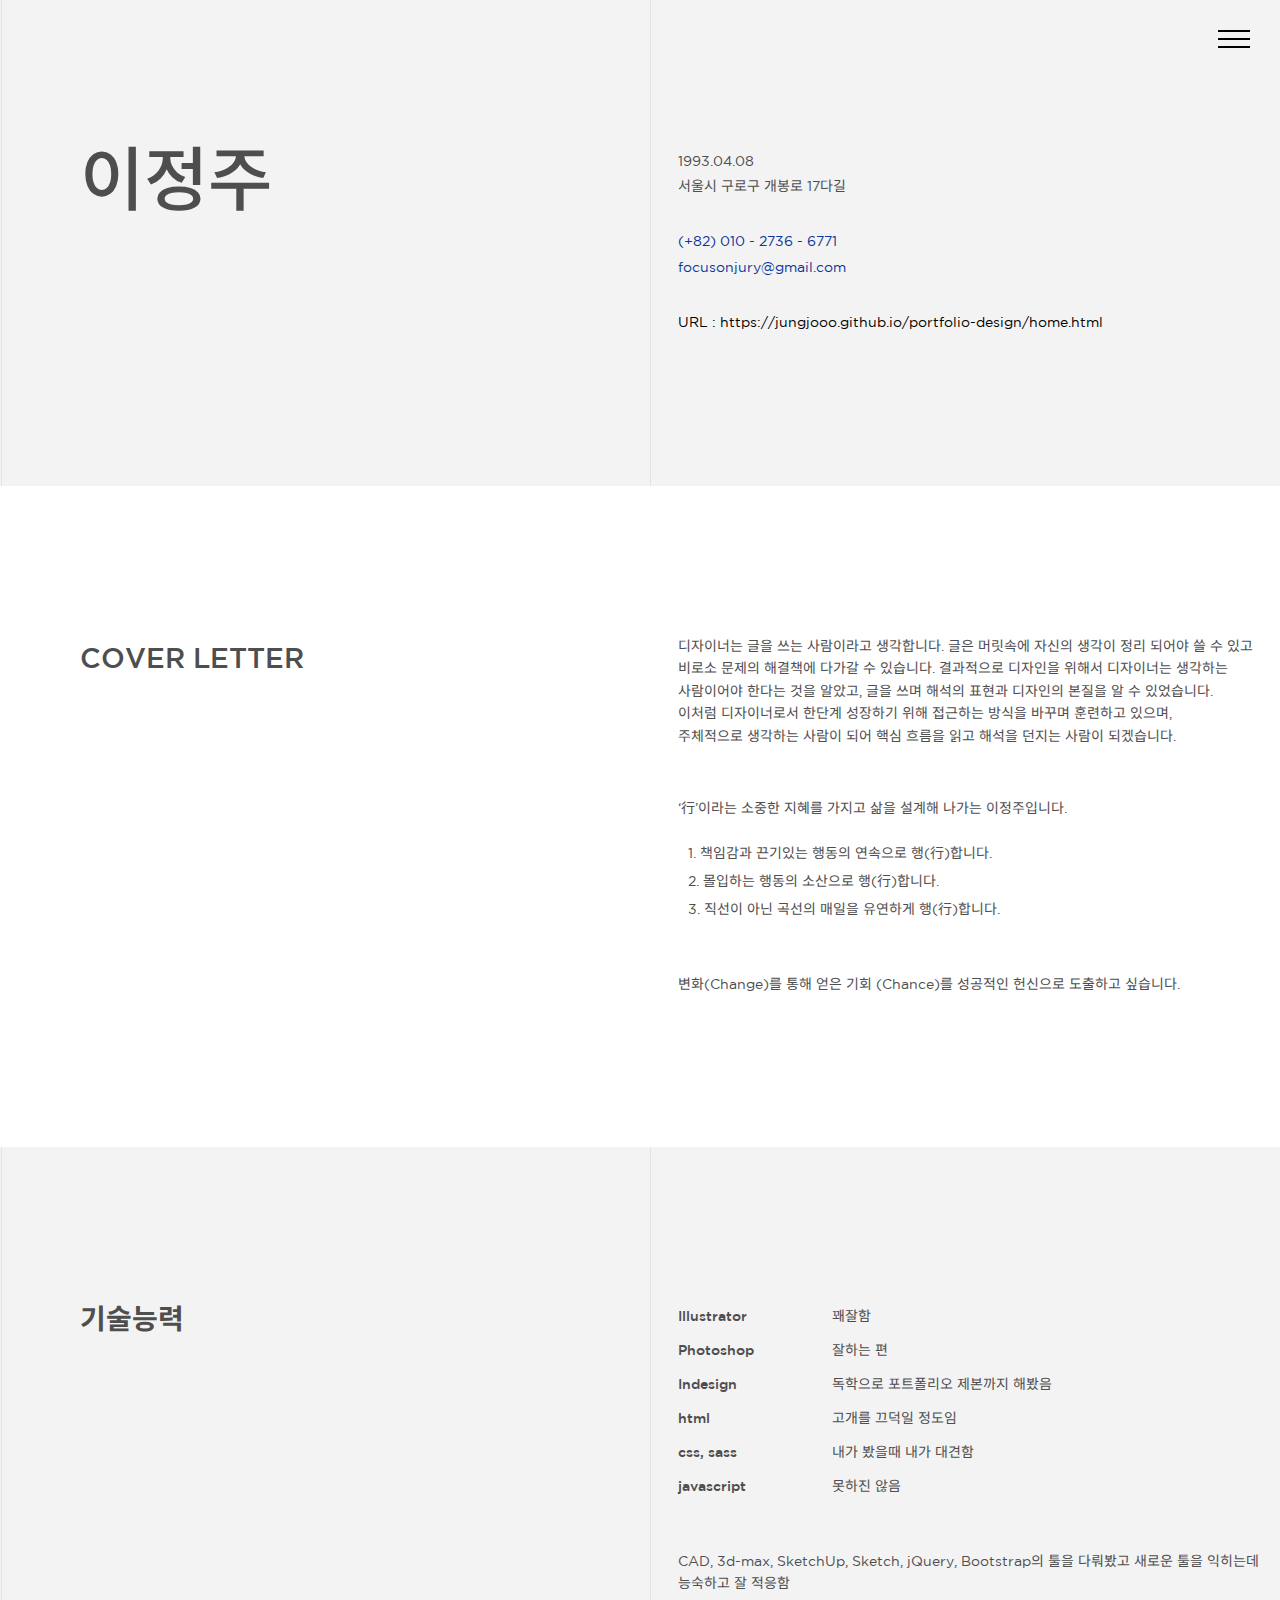
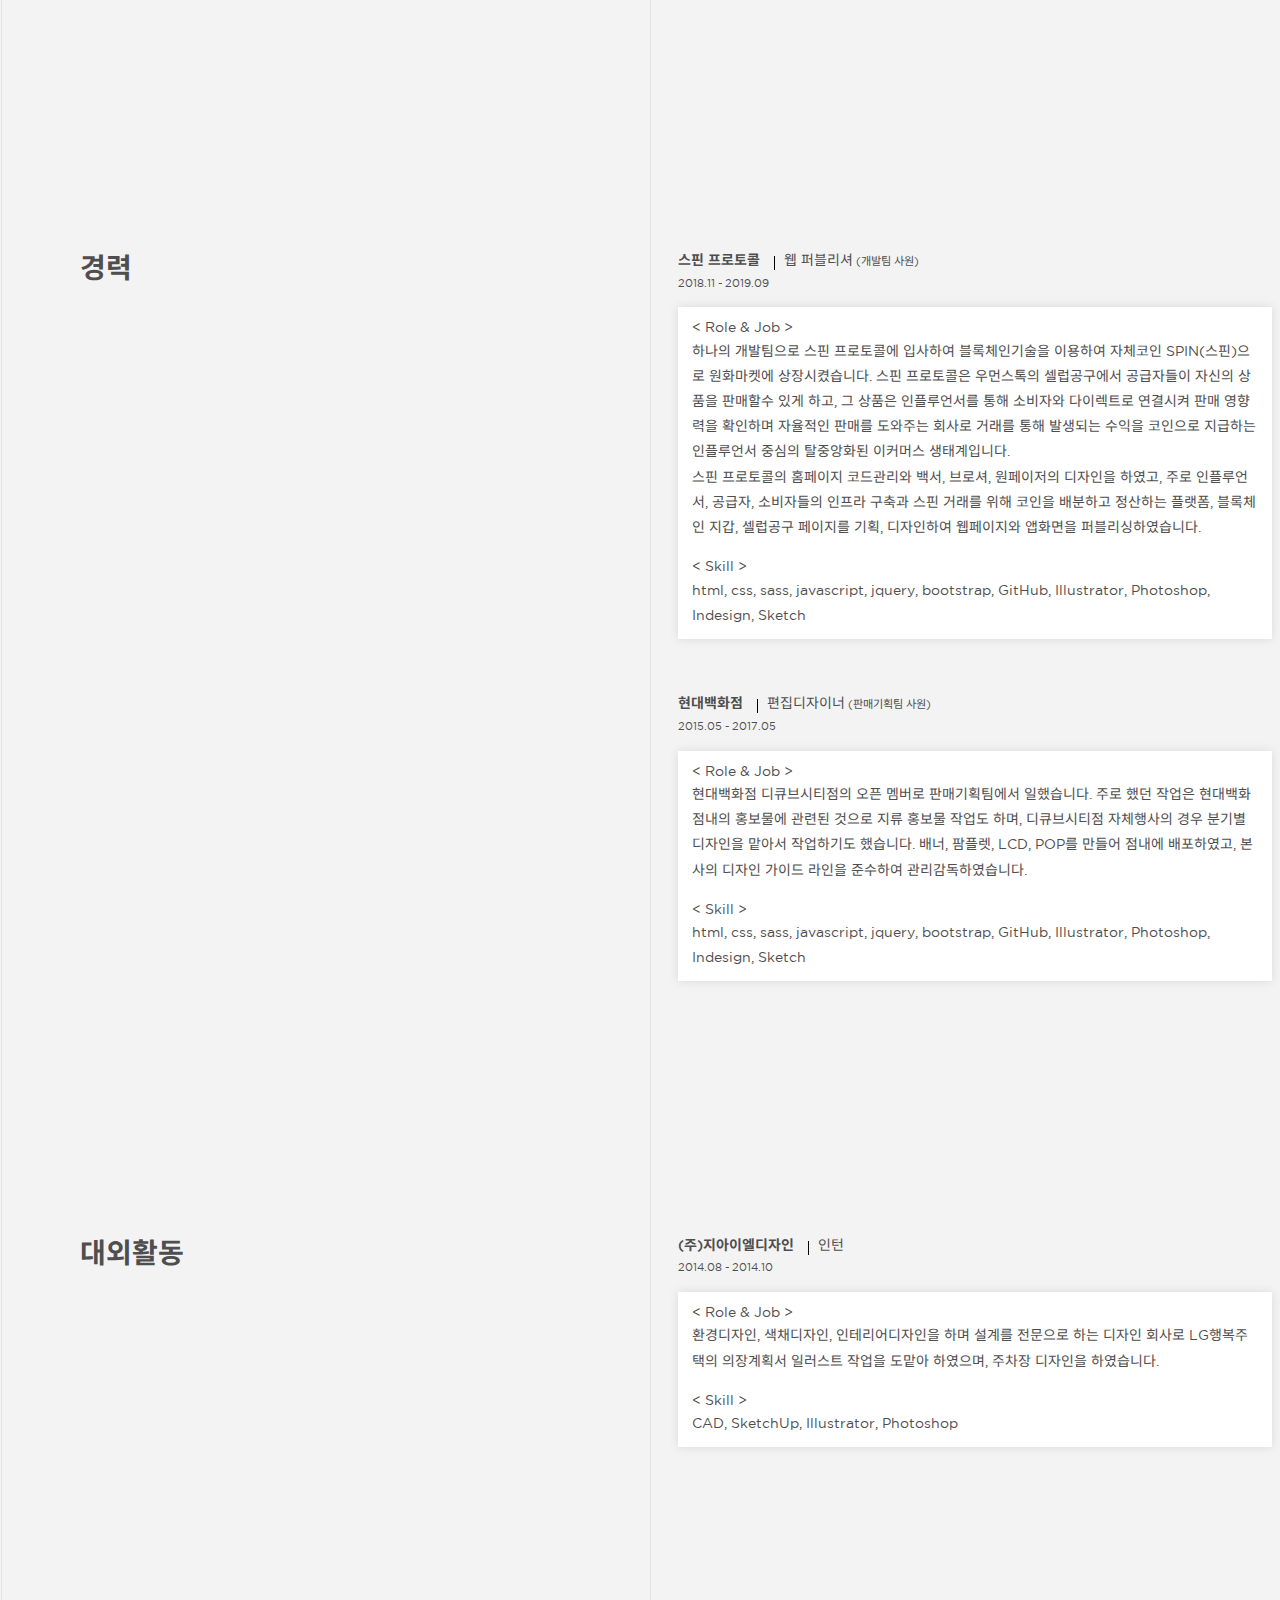
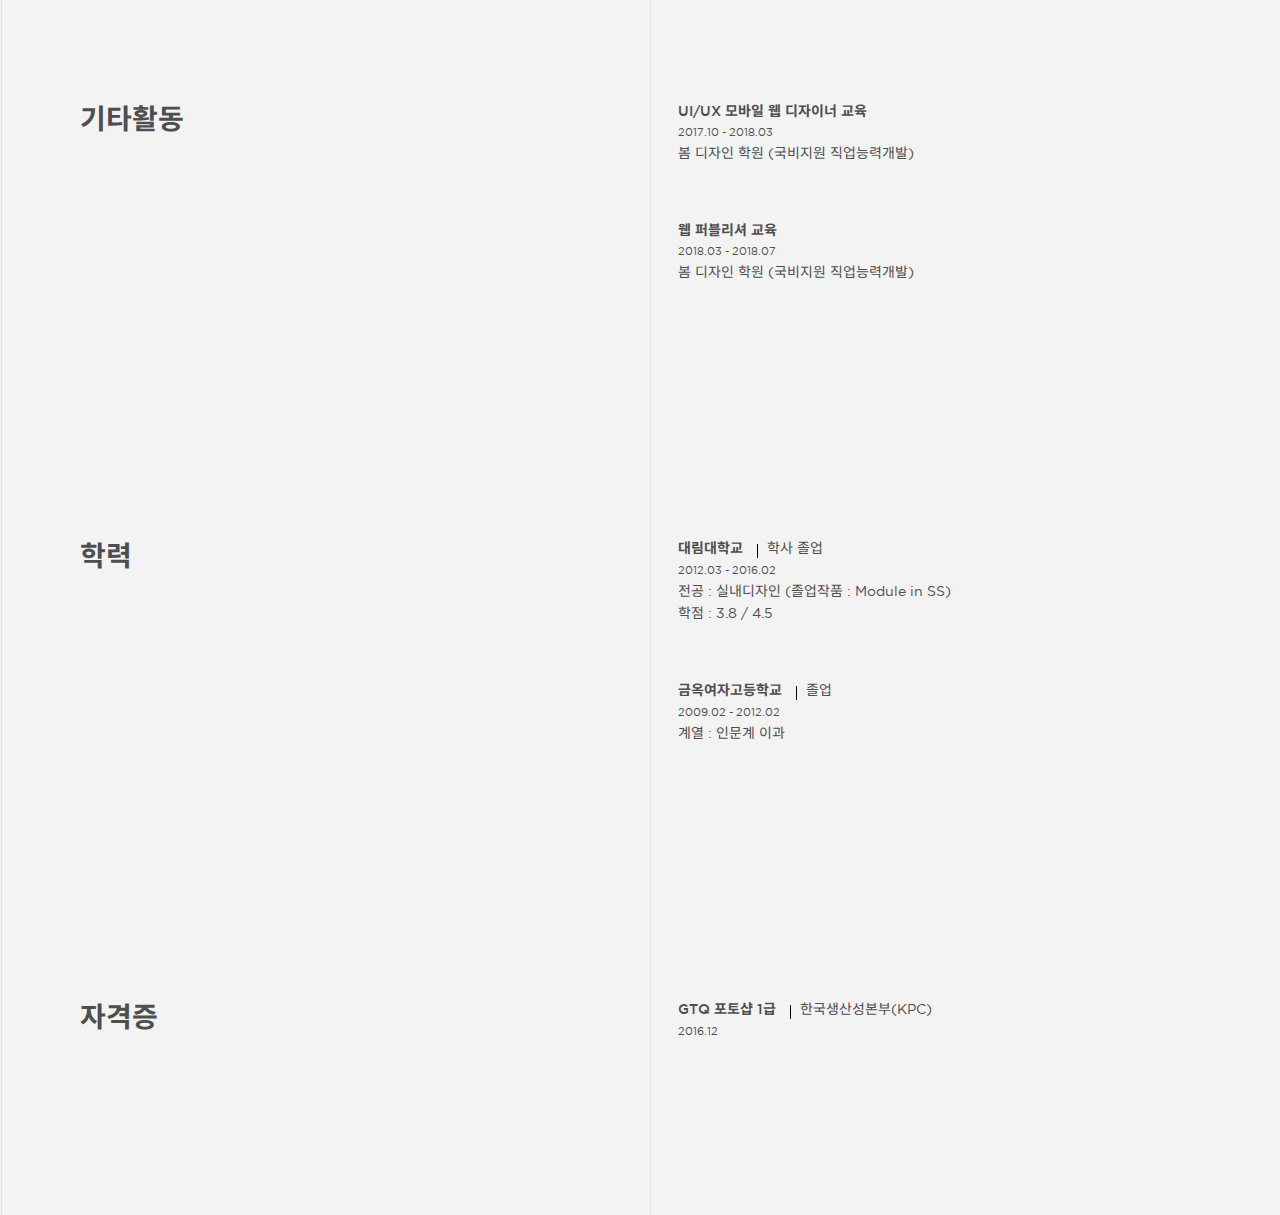
<file: profile.html>
<!DOCTYPE html>
<html lang="en">
<head>
    <meta charset="utf-8">
    <title>PROFILE</title>
    <meta name="viewport" content="width=device-width, initial-scale=1, minimum-scale=1, maximum-scale=1">
    <link rel="stylesheet" href="css/reset.css" />
    <link rel="stylesheet" href="css/common.css" />
    <link rel="stylesheet" href="css/profile.css" />
    <link href="https://fonts.googleapis.com/css?family=Noto+Sans+KR:100,300,400,500,700&display=swap" rel="stylesheet">
    <script src="https://code.jquery.com/jquery-3.4.1.min.js"></script>
    <script src="js/default.js"></script>
</head>
<body>
    <header>
        <a href="#" class="all"></a>
        <div class="nav">
            <h2 class="hidden">메뉴</h2>
            <nav class="gnb__menu">
                <ul>
                    <li>
						<a href="home.html"><span>HOME</span></a>
					</li>
                    <li>
                        <a href="./index/index.html"><span>WEB DESIGN</span></a>
                    </li>
                    <li>
                        <a href="profile.html"><span>PROFILE</span></a>
                    </li>
                </ul>
            </nav>
            <a href="#" class="close"></a>
        </div>
    </header>
    <main>
        <div class="wrap__header">
            <section>
                <div class="wrap__box">
                    <div class="tit">
                        <div class="name">이정주</div>
                    </div>
                    <div class="right">
                        <div class="">1993.04.08</div>
                        <address>서울시 구로구 개봉로 17다길</address>
                        <div class="num">(+82) 010 - 2736 - 6771</div>
                        <div class="mail">focusonjury@gmail.com</div>
                        <a href="https://jungjooo.github.io/portfolio-design/home.html">URL : https://jungjooo.github.io/portfolio-design/home.html</a>
                    </div>
                </div>
            </section>
        </div>
        <div class="wrap__extra bg__white">
            <div class="wrap__cover">
                <section class="cover">
                    <div class="wrap__box">
                        <div class="tit">COVER LETTER</div>
                        <ul class="right">
                            <li>
                                디자이너는 글을 쓰는 사람이라고 생각합니다. 글은 머릿속에 자신의 생각이 정리 되어야 쓸 수 있고<br>
                                비로소 문제의 해결책에 다가갈 수 있습니다. 결과적으로 디자인을 위해서 디자이너는 생각하는 <br>
                                사람이어야 한다는 것을 알았고, 글을 쓰며 해석의 표현과 디자인의 본질을 알 수 있었습니다.<br>
                                이처럼 디자이너로서 한단계 성장하기 위해 접근하는 방식을 바꾸며 훈련하고 있으며,<br>
                                주체적으로 생각하는 사람이 되어 핵심 흐름을 읽고 해석을 던지는 사람이 되겠습니다.
                            </li>
                            <li>
                                <p>‘行’이라는 소중한 지혜를 가지고 삶을 설계해 나가는 이정주입니다.</p>
                                <ol>
                                    <li>1. 책임감과 끈기있는 행동의 연속으로 행(行)합니다.</li>
                                    <li>2. 몰입하는 행동의 소산으로 행(行)합니다.</li>
                                    <li>3. 직선이 아닌 곡선의 매일을 유연하게 행(行)합니다.</li>
                                </ol>
                            </li>
                            <li>변화(Change)를 통해 얻은 기회 (Chance)를 성공적인 헌신으로 도출하고 싶습니다.</li>
                        </ul>
                    </div>
                </section>
            </div>
        </div>
        <div class="wrap__main">
                <section class="skill">
                    <div class="wrap__box">
                        <div class="tit">기술능력</div>
                        <ul class="right">
                            <li>
                                <ul class="program">
                                    <li>
                                        <strong>Illustrator</strong>
                                        <span>꽤잘함</span>
                                    </li>
                                    <li>
                                        <strong>Photoshop</strong>
                                        <span>잘하는 편</span>
                                    </li>
                                    <li>
                                        <strong>Indesign</strong>
                                        <span>독학으로 포트폴리오 제본까지 해봤음</span>
                                    </li>
                                    <li>
                                        <strong>html</strong>
                                        <span>고개를 끄덕일 정도임</span>
                                    </li>
                                    <li>
                                        <strong>css, sass</strong>
                                        <span>내가 봤을때 내가 대견함</span>
                                    </li>
                                    <li>
                                        <strong>javascript</strong>
                                        <span>못하진 않음</span>
                                    </li>
                                </ul>
                            </li>
                            <li>CAD, 3d-max, SketchUp, Sketch, jQuery, Bootstrap의 툴을 다뤄봤고
                                새로운 툴을 익히는데 능숙하고 잘 적응함</li>
                        </ul>
                    </div>
                </section>
                <section>
                    <div class="wrap__box">
                        <div class="tit">경력</div>
                        <ul class="right">
                            <li>
                                <div class="subtit">스핀 프로토콜</div>
                                <div class="subrole">웹 퍼블리셔<div class="team">(개발팀 사원)</div></div>
                                <em>2018.11 - 2019.09</em>
                                <div class="desc">
                                    <div class="desc__role">
                                        <span >&#60; Role & Job &#62;</span>
                                        <p>하나의 개발팀으로 스핀 프로토콜에 입사하여 블록체인기술을 이용하여 자체코인 SPIN(스핀)으로 원화마켓에 상장시켰습니다.
                                            스핀 프로토콜은 우먼스톡의 셀럽공구에서 공급자들이 자신의 상품을 판매할수 있게 하고, 그 상품은 인플루언서를 통해
                                            소비자와 다이렉트로 연결시켜 판매 영향력을 확인하며 자율적인 판매를 도와주는 회사로 거래를 통해 발생되는 수익을 코인으로
                                            지급하는 인플루언서 중심의 탈중앙화된 이커머스 생태계입니다.<br>스핀 프로토콜의 홈페이지 코드관리와 백서, 브로셔, 원페이저의 디자인을 하였고,
                                            주로 인플루언서, 공급자, 소비자들의 인프라 구축과 스핀 거래를 위해 코인을 배분하고 정산하는 플랫폼, 블록체인 지갑,
                                            셀럽공구 페이지를 기획, 디자인하여 웹페이지와 앱화면을 퍼블리싱하였습니다.</p>
                                    </div>
                                    <div class="desc__skill">
                                        <span>&#60; Skill &#62;</span>
                                        <p>html, css, sass, javascript, jquery, bootstrap, GitHub, Illustrator, Photoshop, Indesign, Sketch</p>
                                    </div>
                                </div>
                            </li>
                            <li>
                                <div class="subtit">현대백화점</div>
                                <div class="subrole">편집디자이너<div class="team">(판매기획팀 사원)</div></div>
                                <em>2015.05 - 2017.05</em>
                                <div class="desc">
                                    <div class="desc__role">
                                        <span >&#60; Role & Job &#62;</span>
                                        <p>현대백화점 디큐브시티점의 오픈 멤버로 판매기획팀에서 일했습니다. 주로 했던 작업은 현대백화점내의 홍보물에 관련된 것으로 지류
                                            홍보물 작업도 하며, 디큐브시티점 자체행사의 경우 분기별 디자인을 맡아서 작업하기도 했습니다.
                                            배너, 팜플렛, LCD, POP를 만들어 점내에 배포하였고, 본사의 디자인 가이드 라인을 준수하여 관리감독하였습니다.</p>
                                    </div>
                                    <div class="desc__skill">
                                        <span>&#60; Skill &#62;</span>
                                        <p>html, css, sass, javascript, jquery, bootstrap, GitHub, Illustrator, Photoshop, Indesign, Sketch</p>
                                    </div>
                                </div>
                            </li>
                        </ul>
                    </div>
                </section>
                <section>
                    <div class="wrap__box">
                        <div class="tit">대외활동</div>
                        <ul class="right">
                            <li>
                                <div class="subtit">(주)지아이엘디자인</div>
                                <div class="subrole">인턴</div>
                                <em>2014.08 - 2014.10</em>
                                <div class="desc">
                                    <div class="desc__role">
                                        <span >&#60; Role & Job &#62;</span>
                                        <p>환경디자인, 색채디자인, 인테리어디자인을 하며 설계를 전문으로 하는 디자인 회사로
                                            LG행복주택의 의장계획서 일러스트 작업을 도맡아 하였으며, 주차장 디자인을 하였습니다.</p>
                                    </div>
                                    <div class="desc__skill">
                                        <span>&#60; Skill &#62;</span>
                                        <p>CAD, SketchUp, Illustrator, Photoshop</p>
                                    </div>
                                </div>
                            </li>
                        </ul>
                    </div>
                </section>
                <section>
                    <div class="wrap__box">
                        <div class="tit">기타활동</div>
                        <ul class="right">
                            <li>
                                <div class="subtit">UI/UX 모바일 웹 디자이너 교육</div>
                                <em>2017.10 - 2018.03</em>
                                <div class="team">봄 디자인 학원 (국비지원 직업능력개발)</div>
                            </li>
                            <li>
                                <div class="subtit">웹 퍼블리셔 교육</div>
                                <em>2018.03 - 2018.07</em>
                                <div class="team">봄 디자인 학원 (국비지원 직업능력개발)</div>
                            </li>
                        </ul>
                    </div>
                </section>
                <section>
                    <div class="wrap__box">
                        <div class="tit">학력</div>
                        <ul class="right">
                            <li>
                                <div class="subtit">대림대학교</div>
                                <div class="subrole">학사 졸업</div>
                                <em>2012.03 - 2016.02</em>
                                <div class="team">전공 : 실내디자인 (졸업작품 : Module in SS)<br>학점 : 3.8 / 4.5</div>
                            </li>
                            <li>
                                <div class="subtit">금옥여자고등학교</div>
                                <div class="subrole">졸업</div>
                                <em>2009.02 - 2012.02</em>
                                <div class="team">계열 : 인문계 이과</div>
                            </li>
                        </ul>
                    </div>
                </section>
                <section>
                    <div class="wrap__box">
                        <div class="tit">자격증</div>
                        <ul class="right">
                            <li>
                                <div class="subtit">GTQ 포토샵 1급</div>
                                <div class="subrole">한국생산성본부(KPC)</div>
                                <em>2016.12</em>
                            </li>
                        </ul>
                    </div>
                </section>
        </div>
    </main>
</body>
</html>
</file>
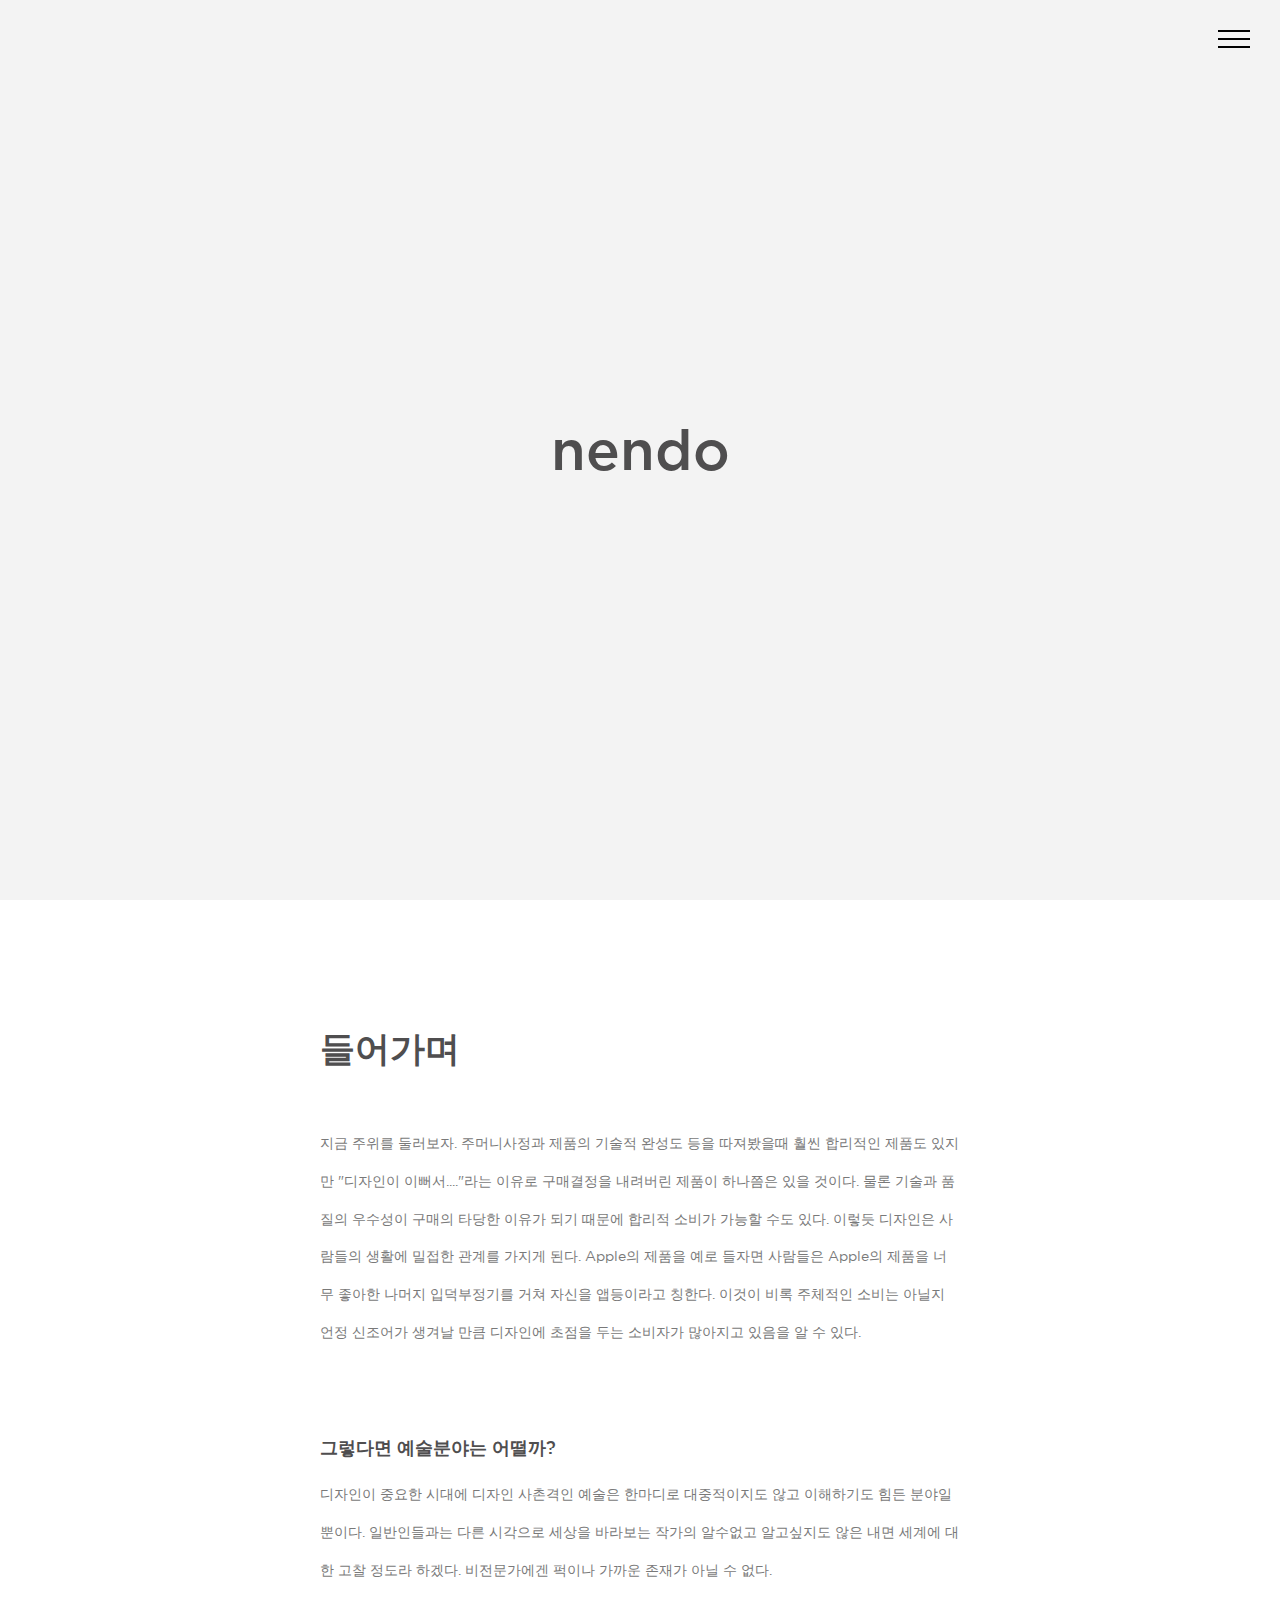
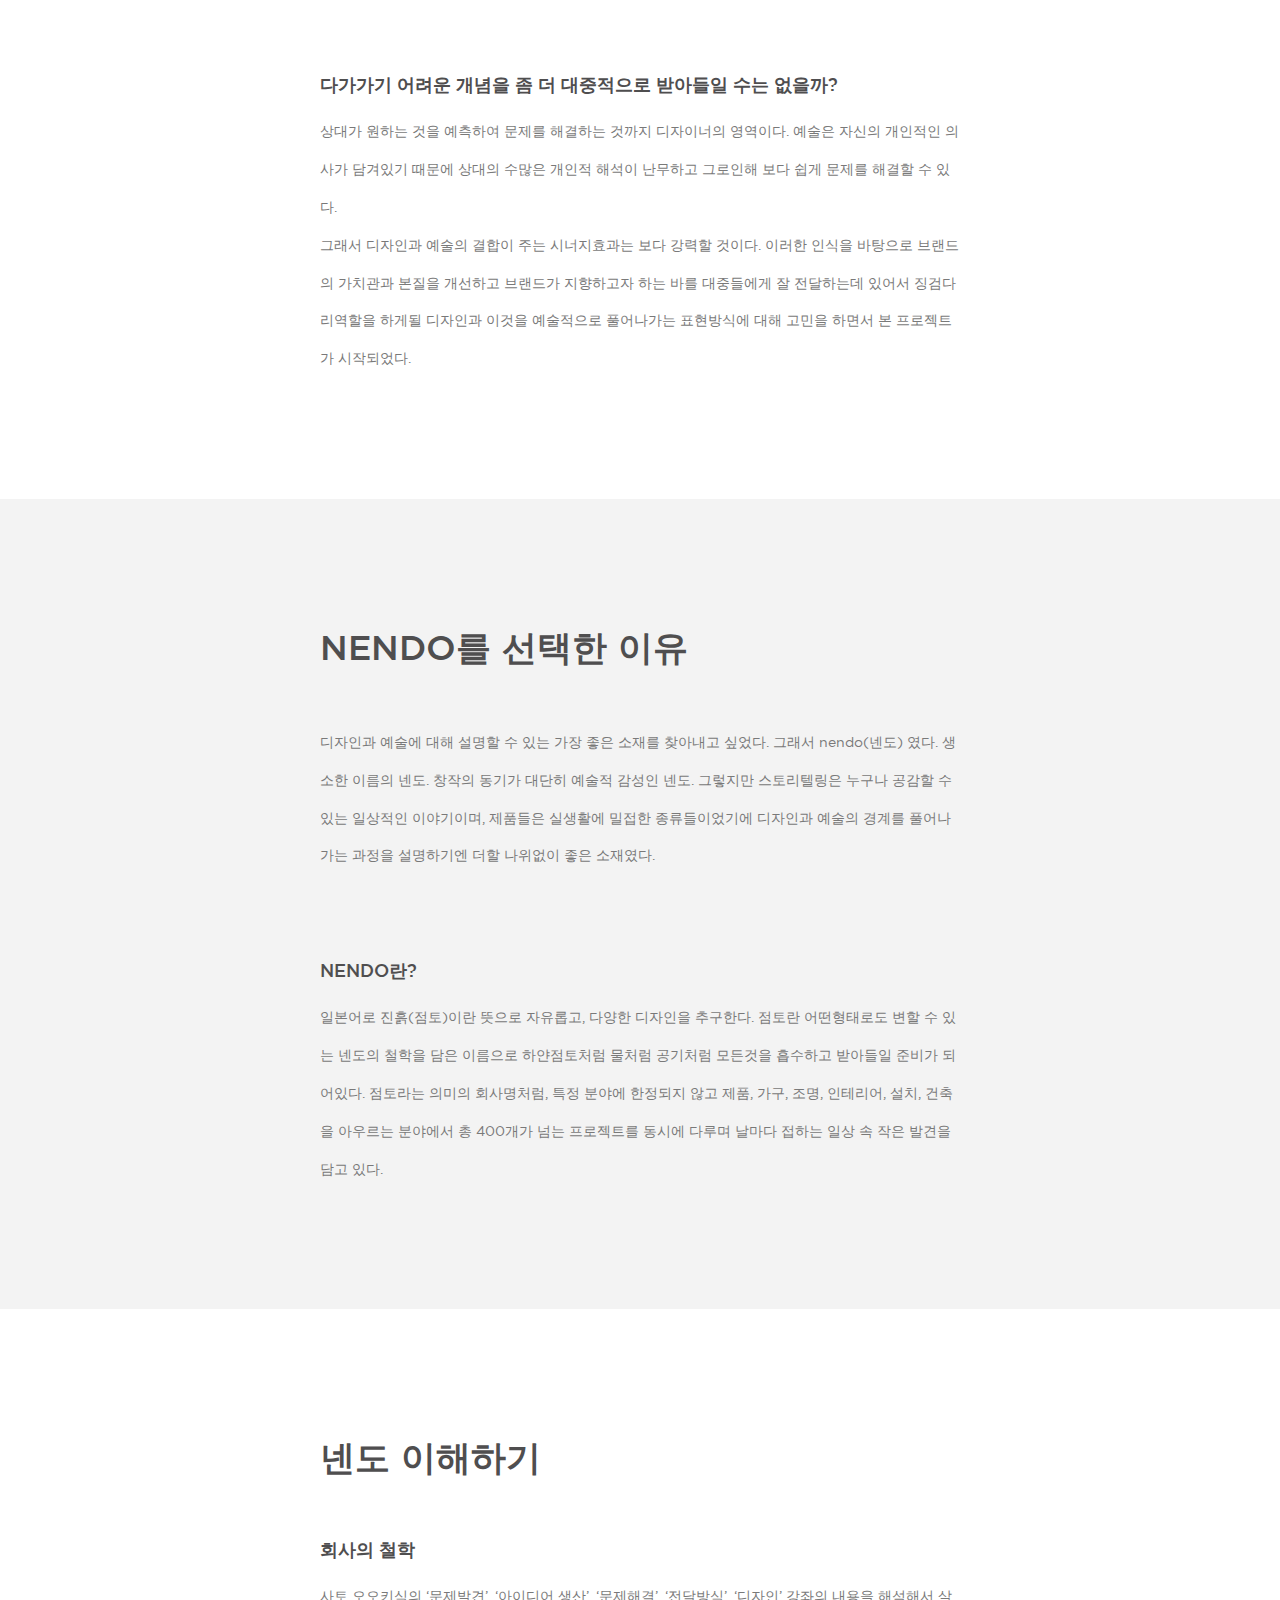
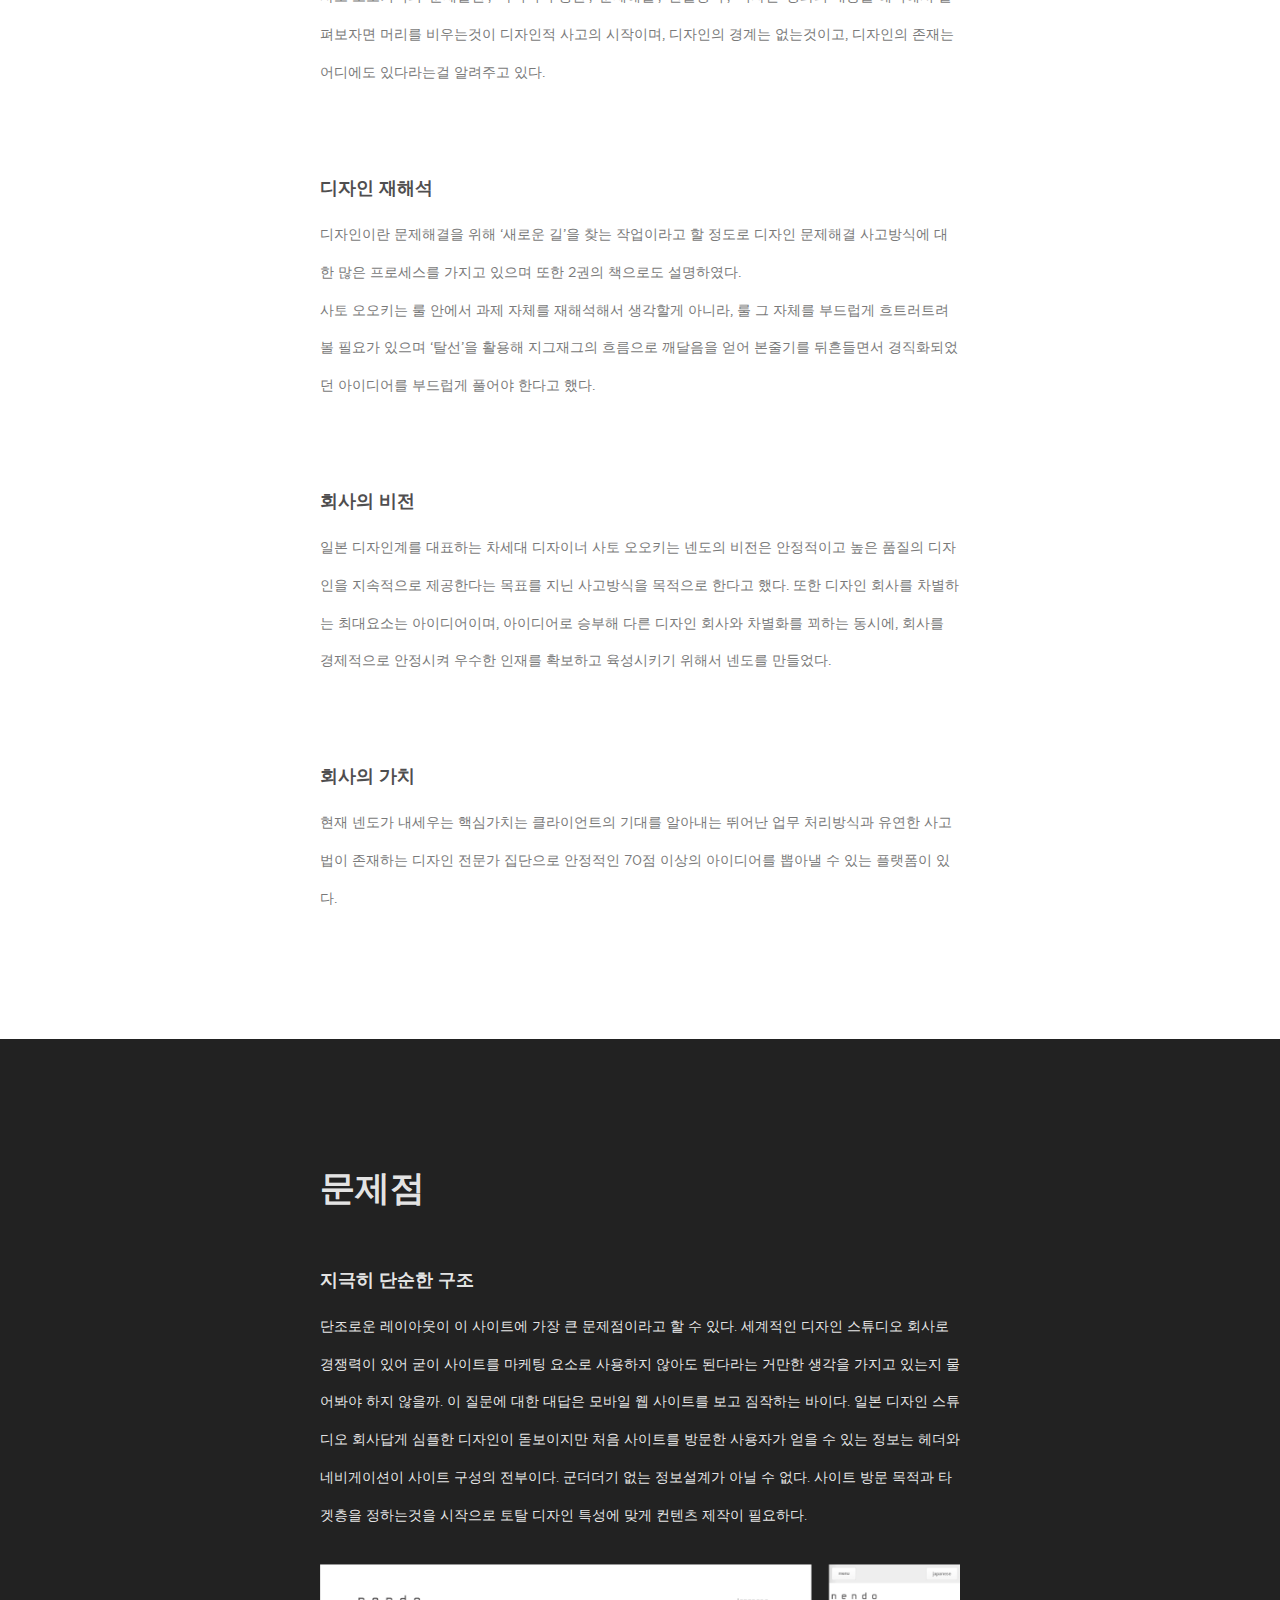
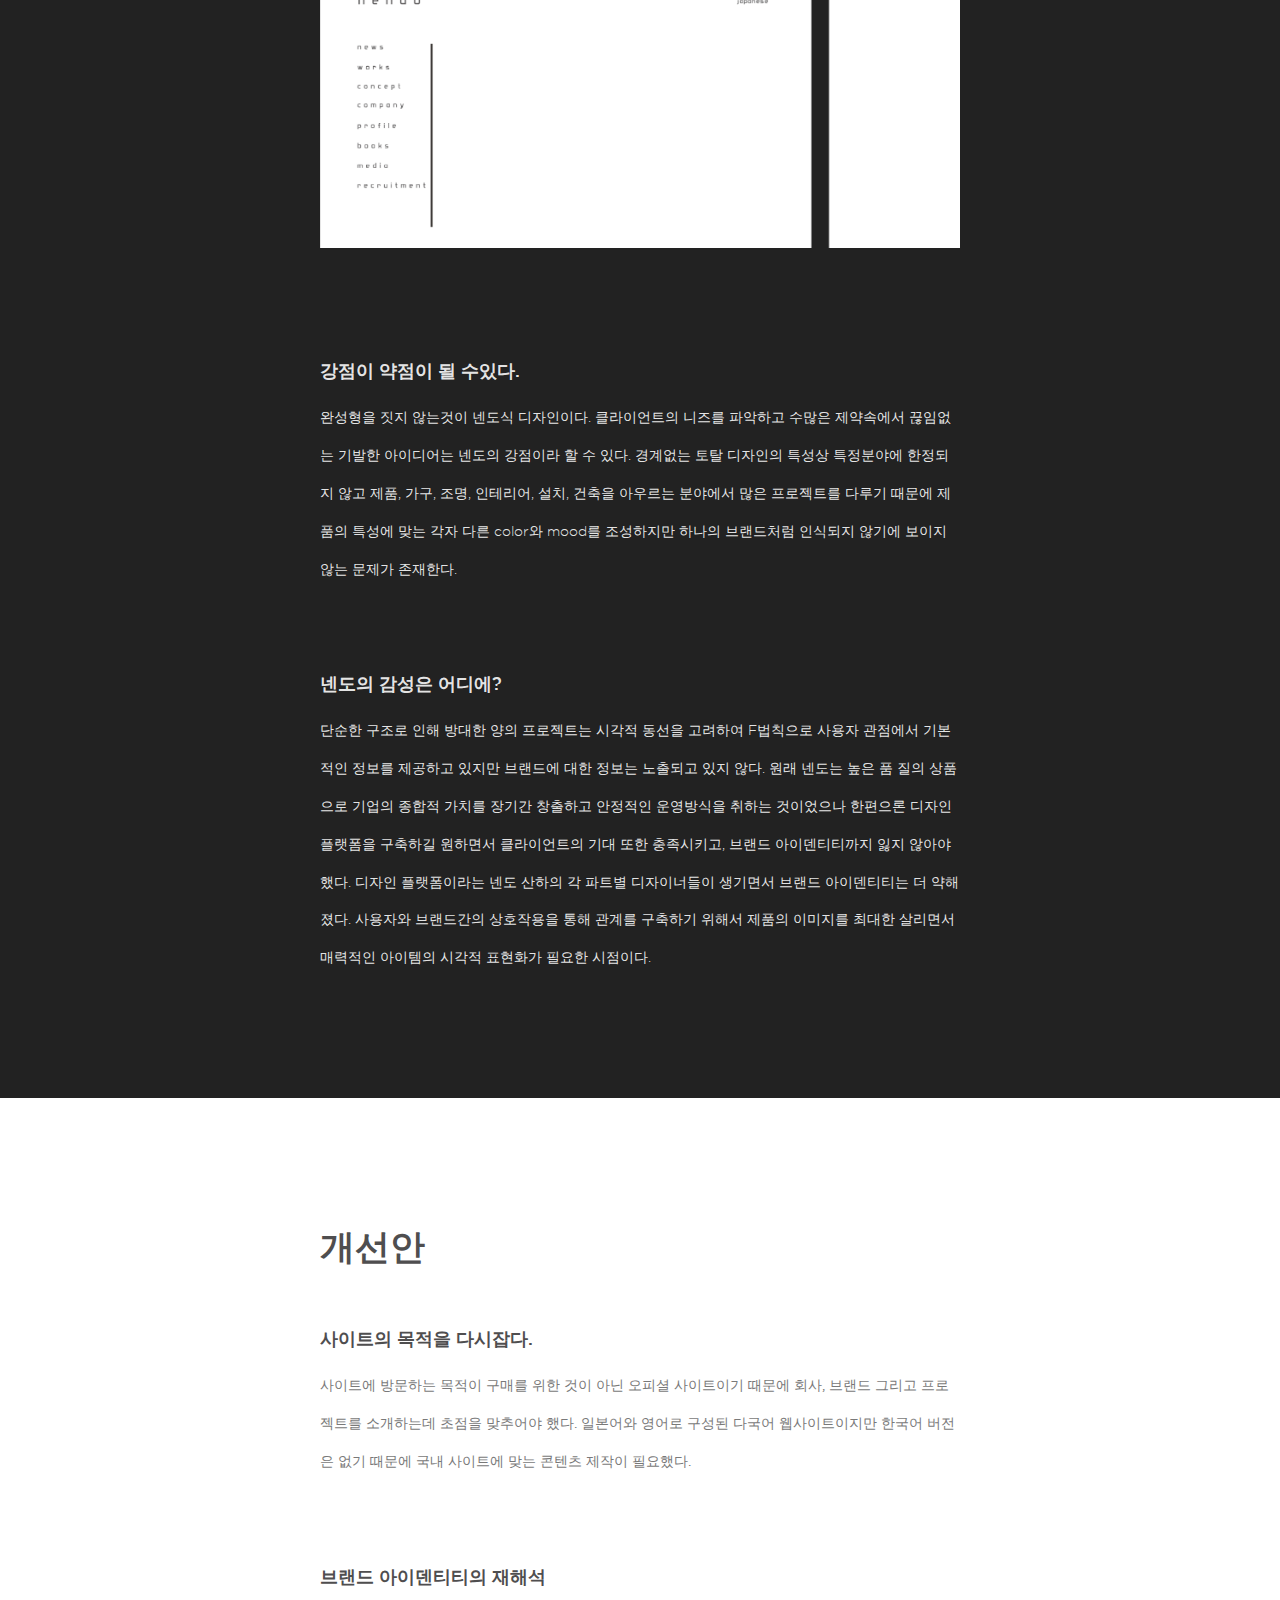
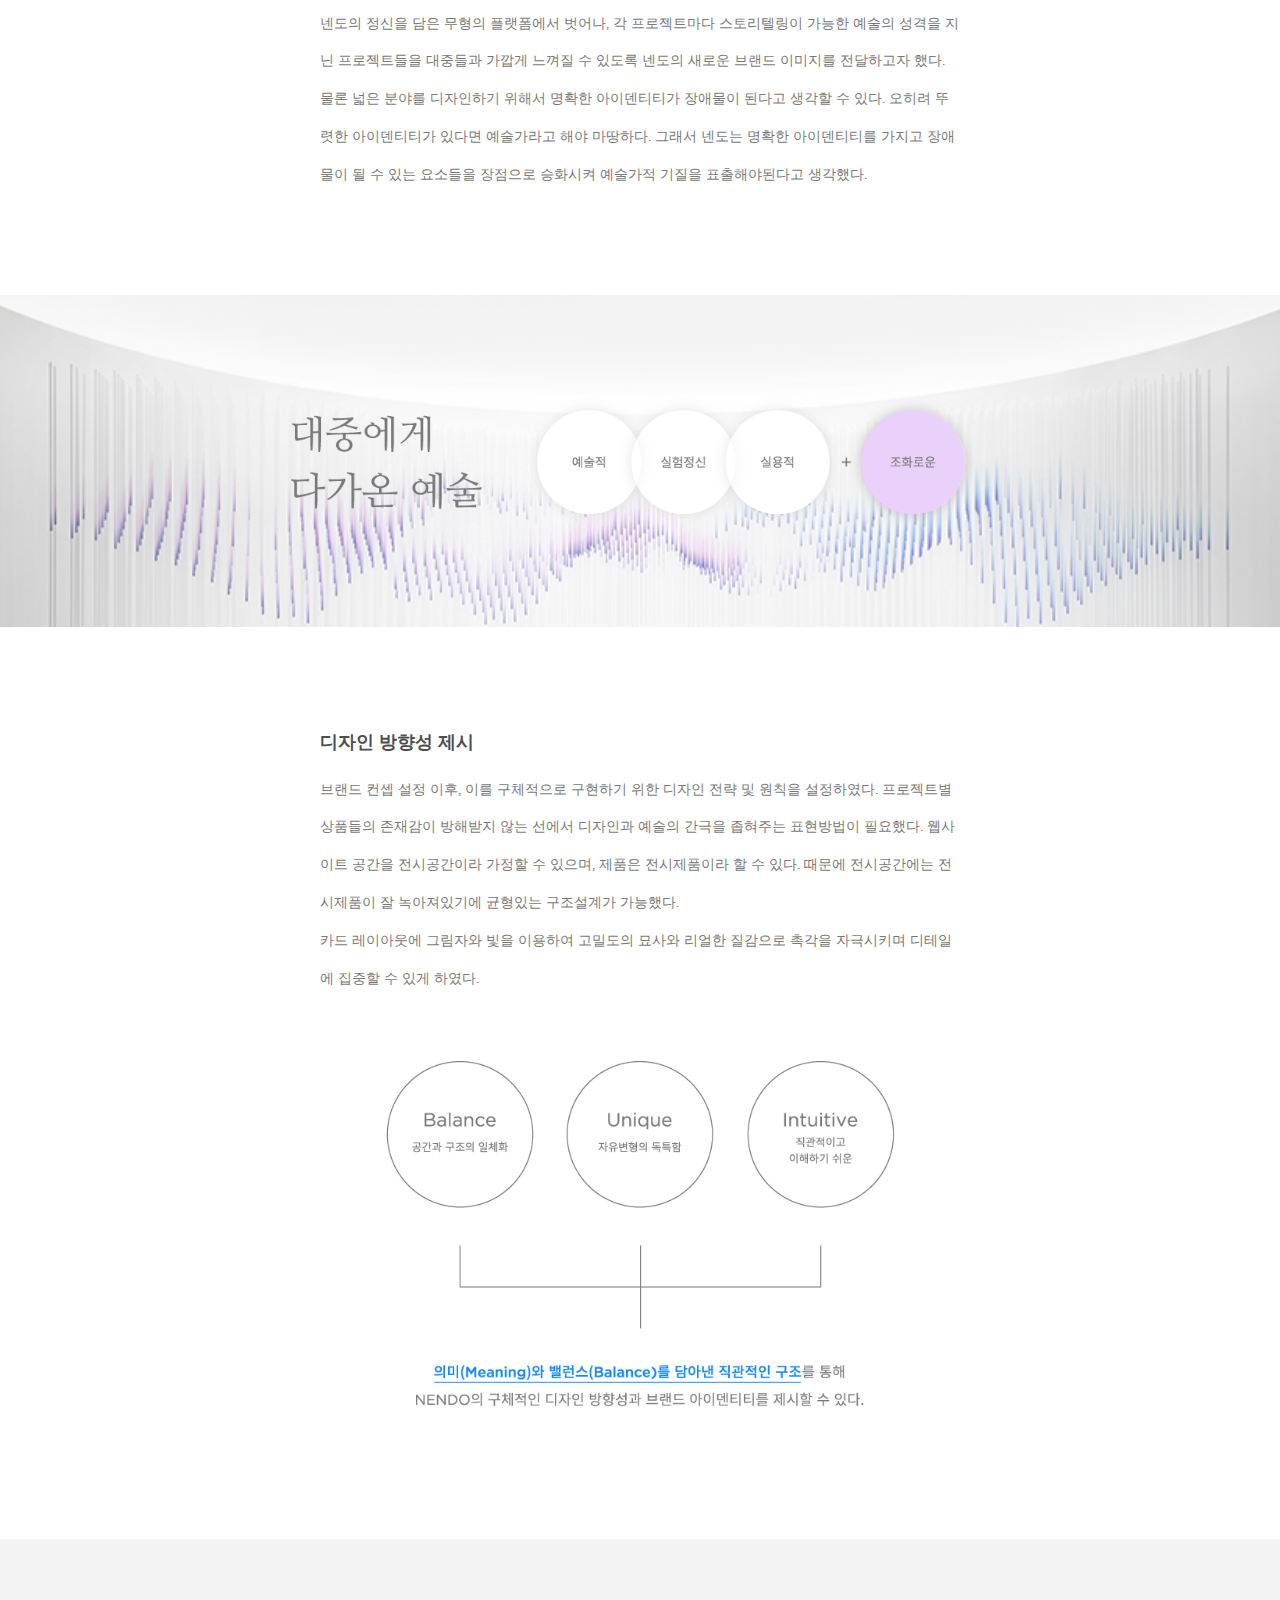
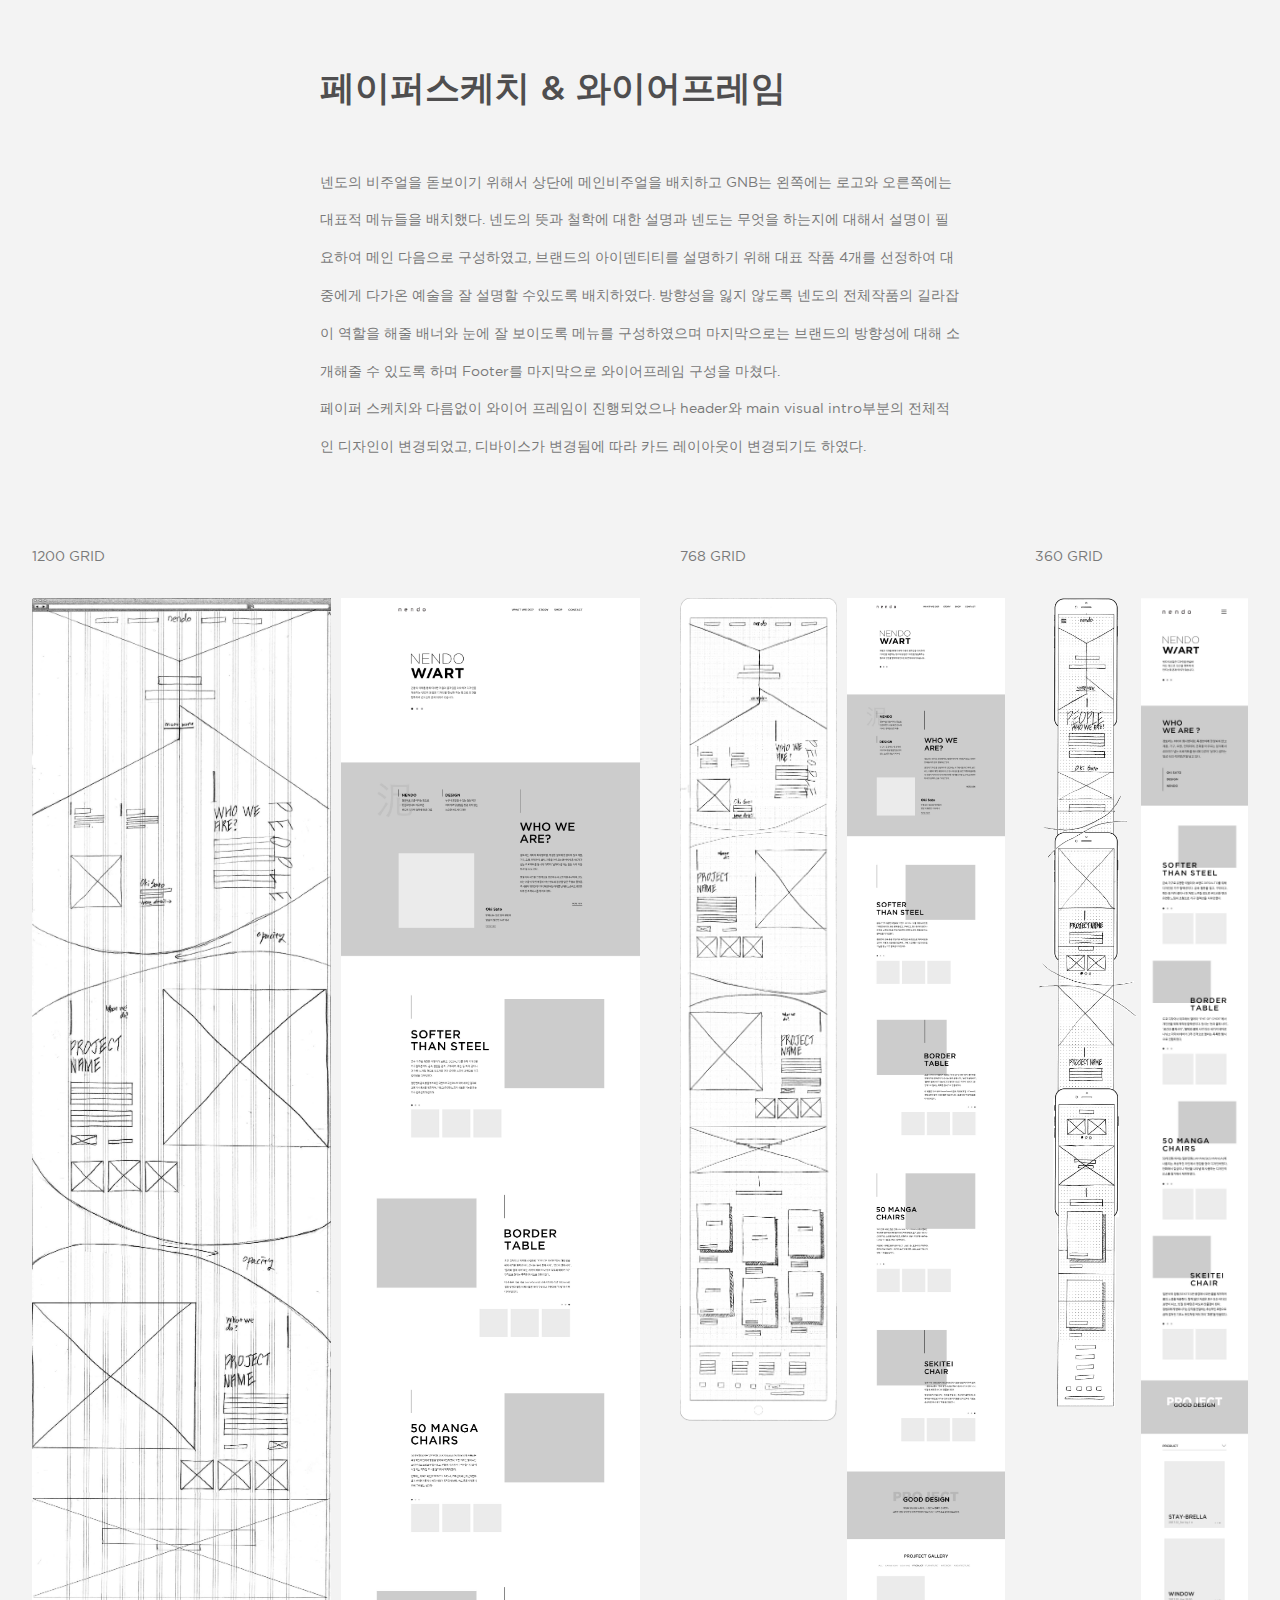
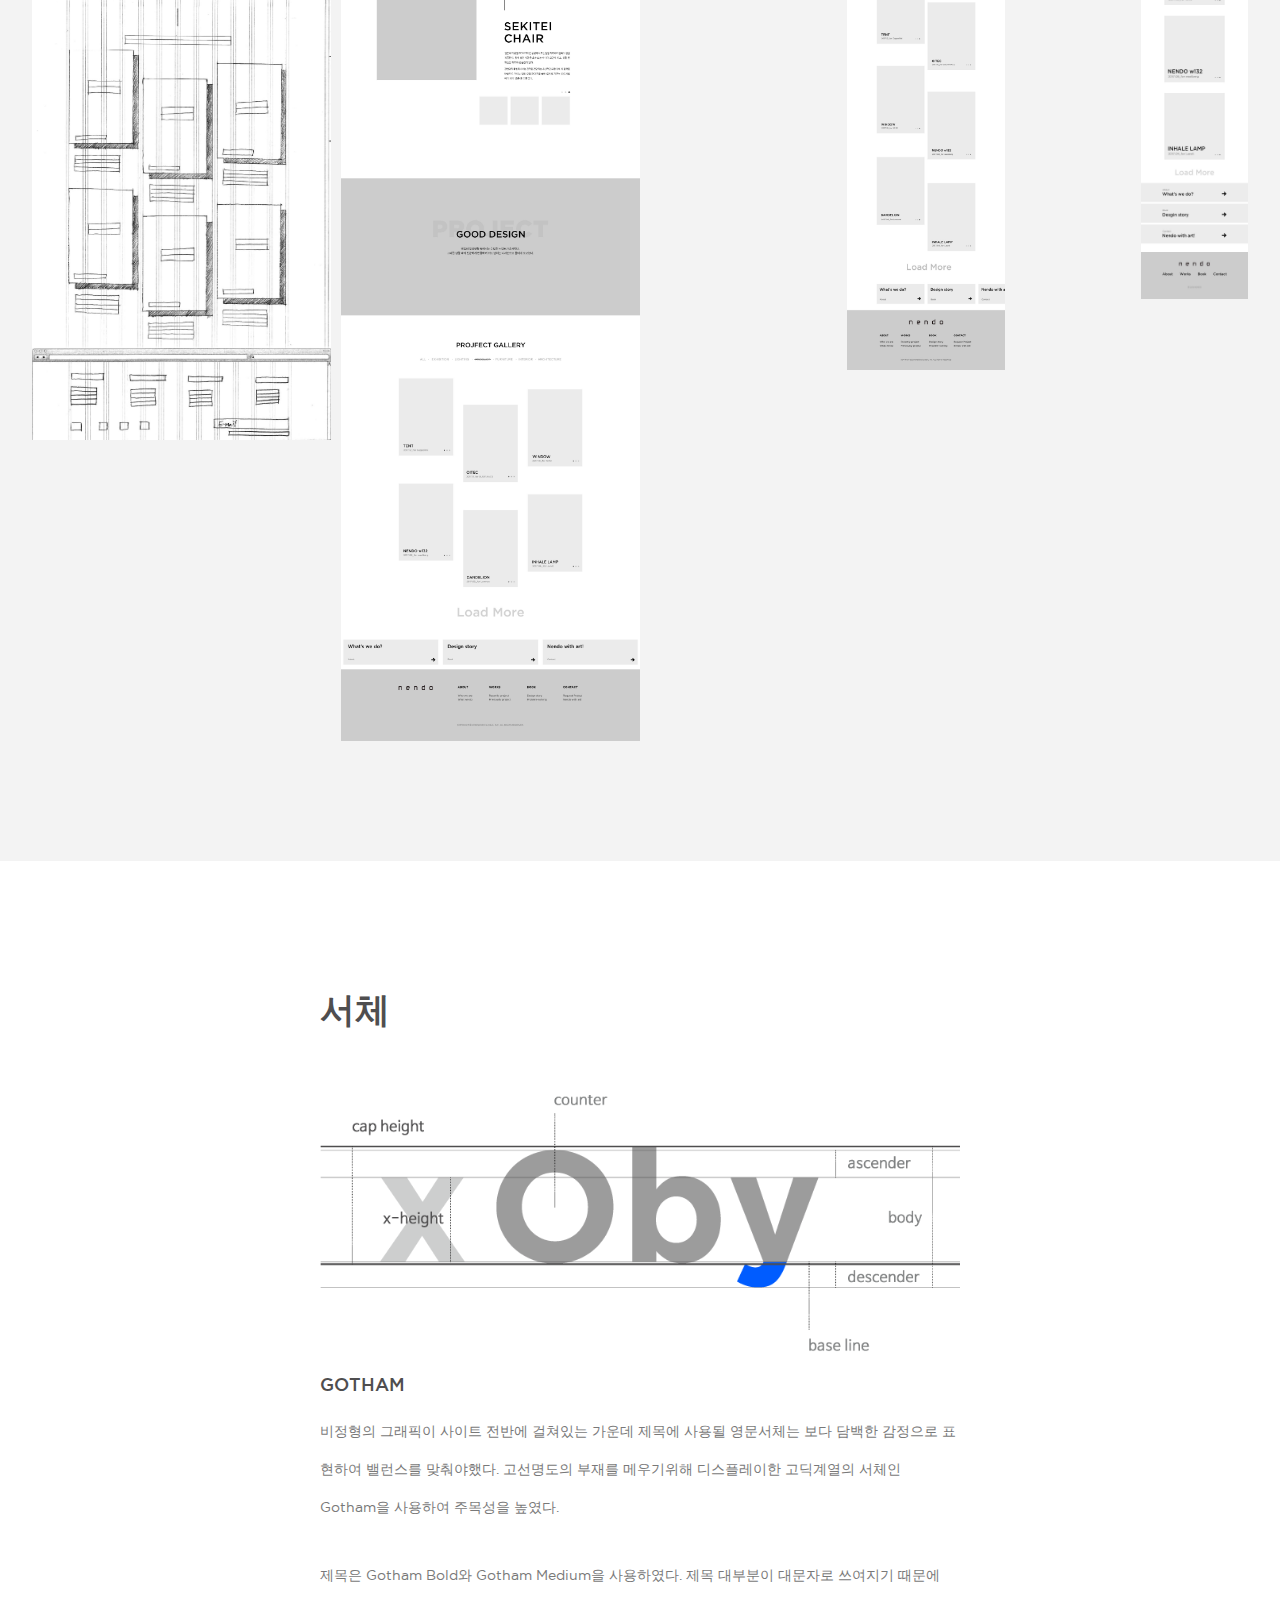
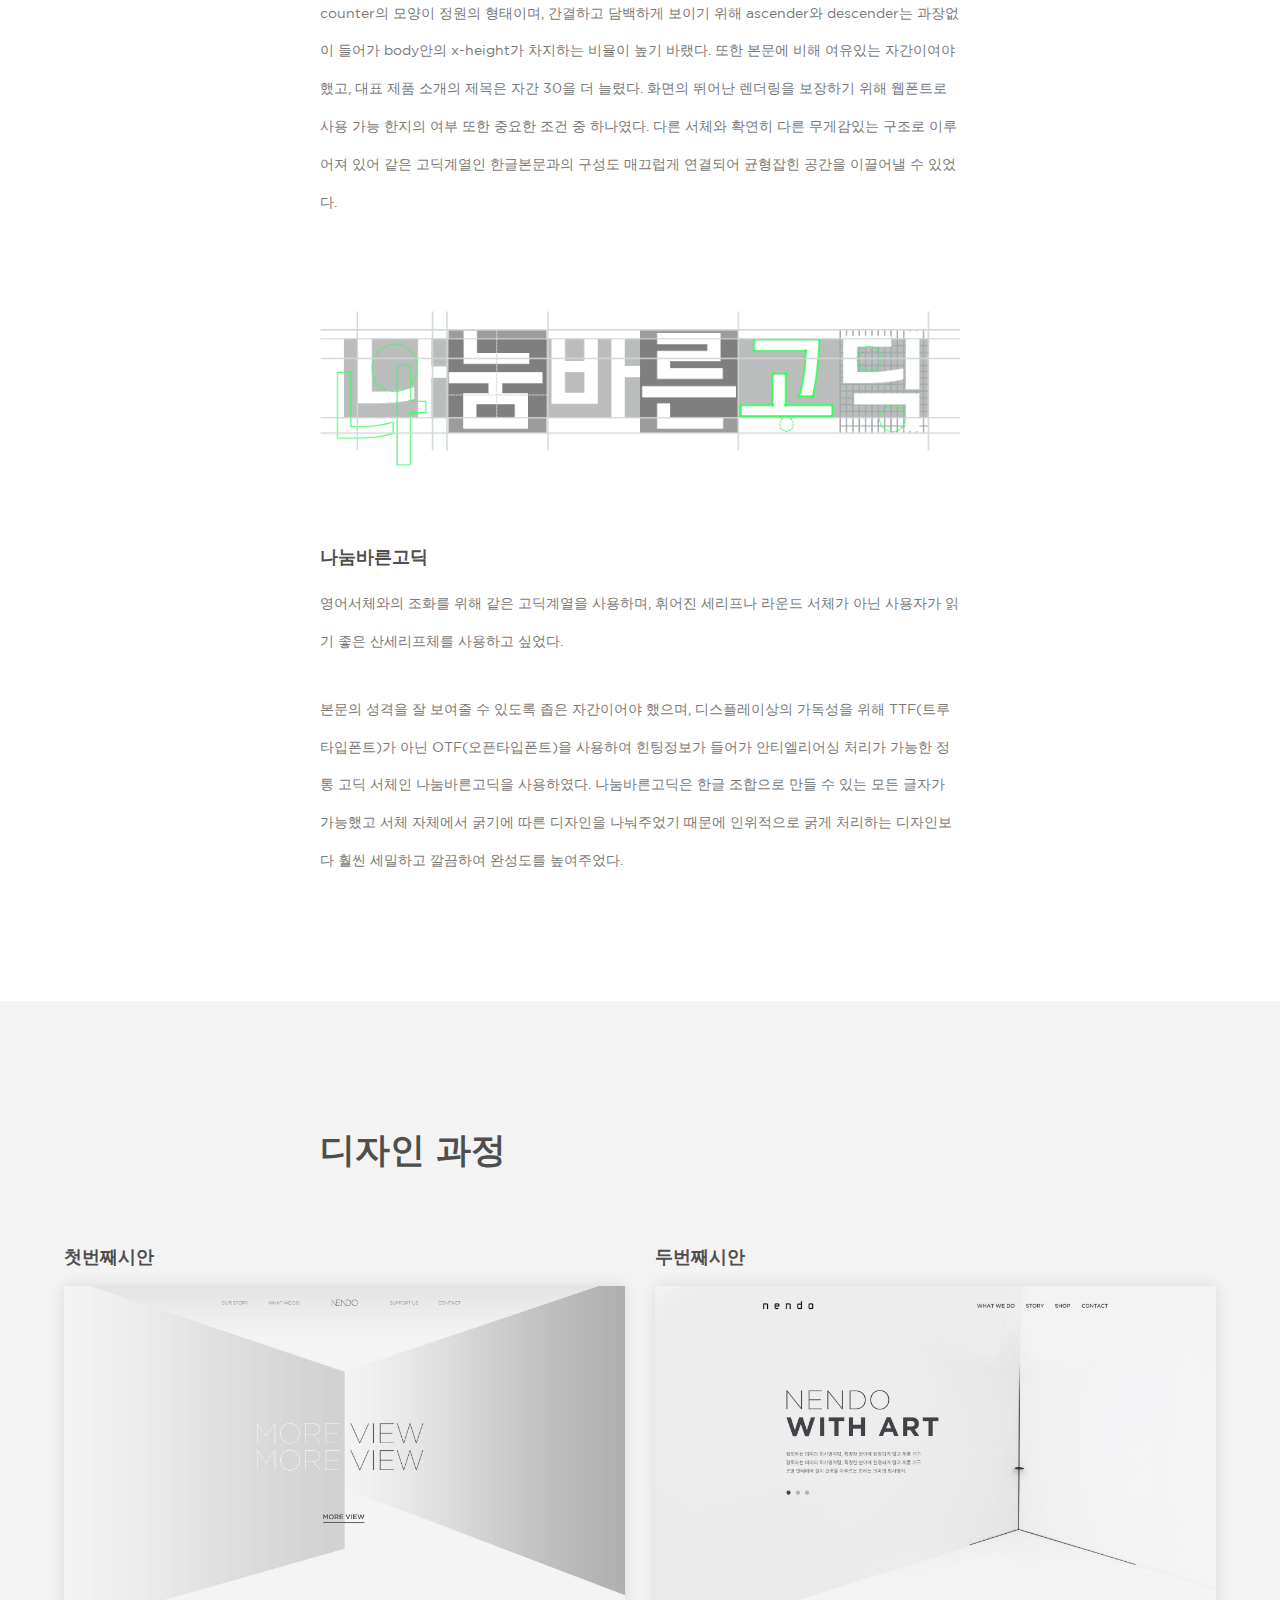
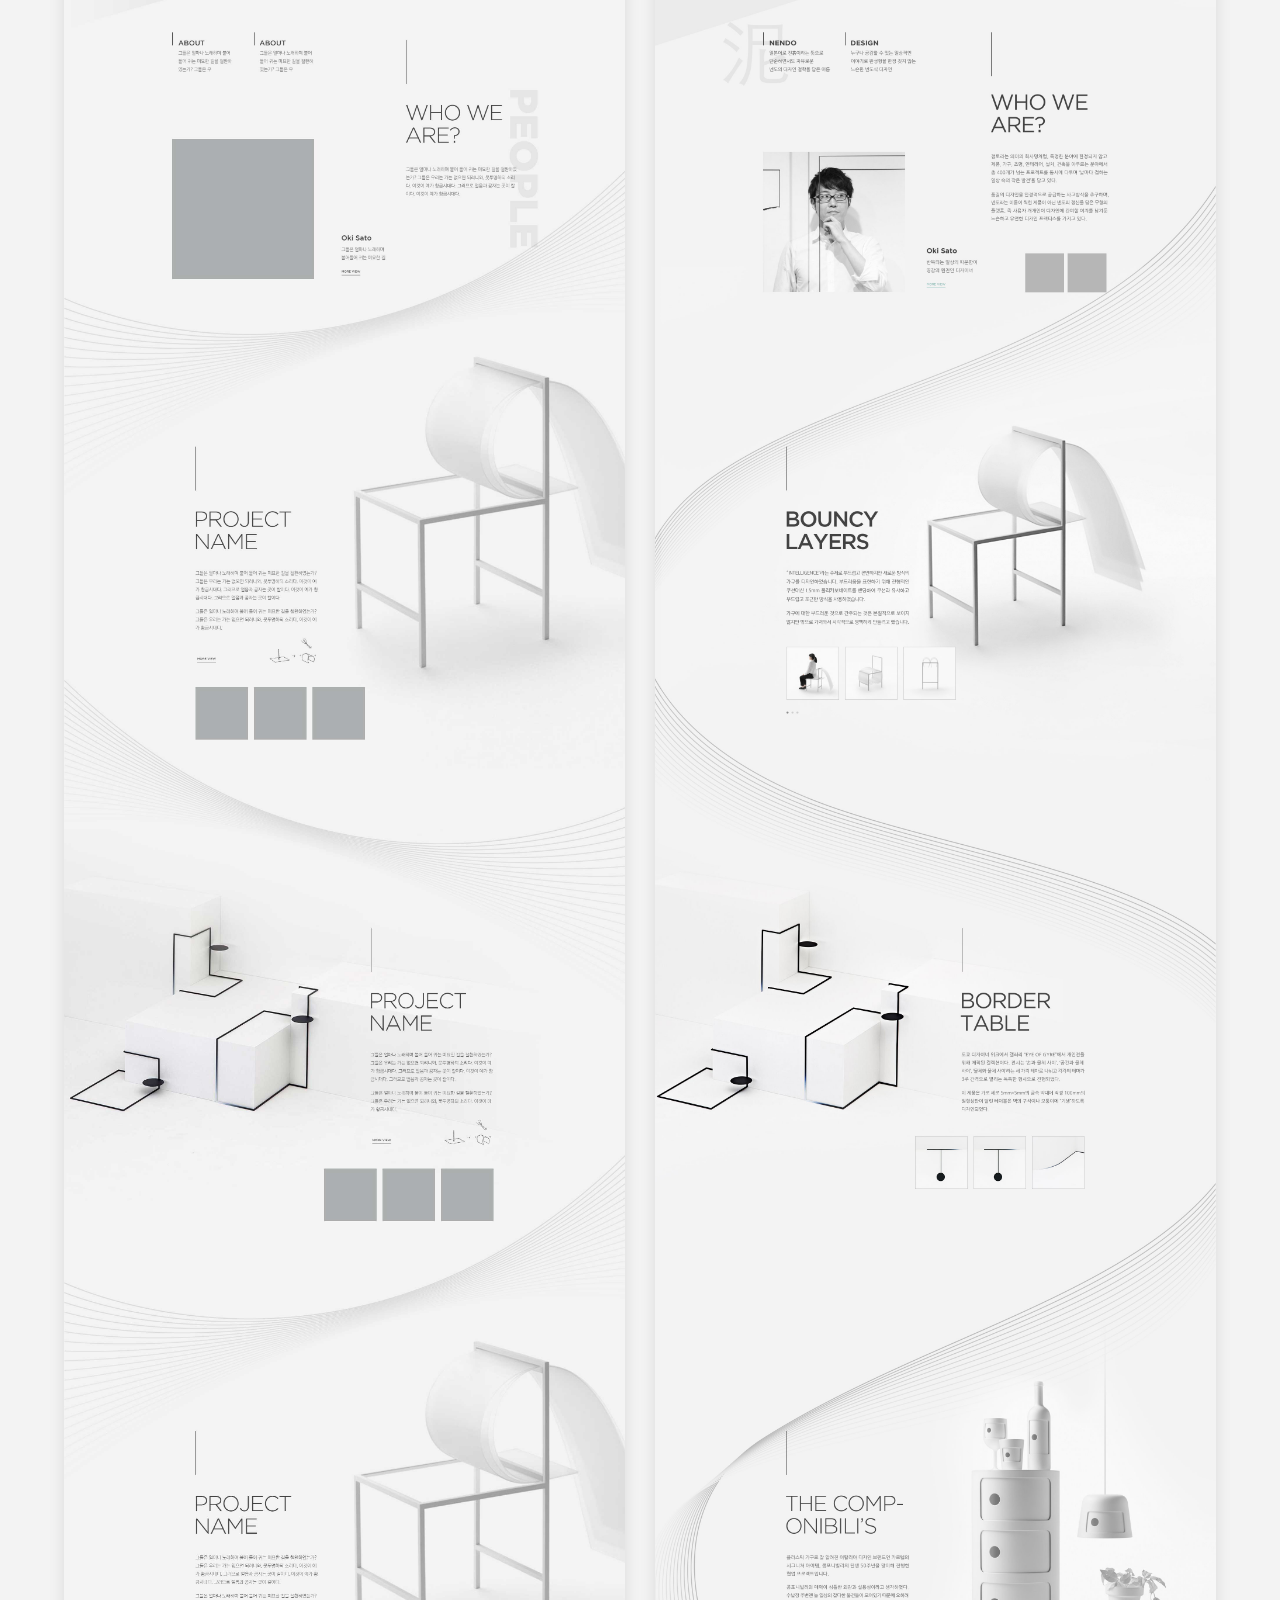
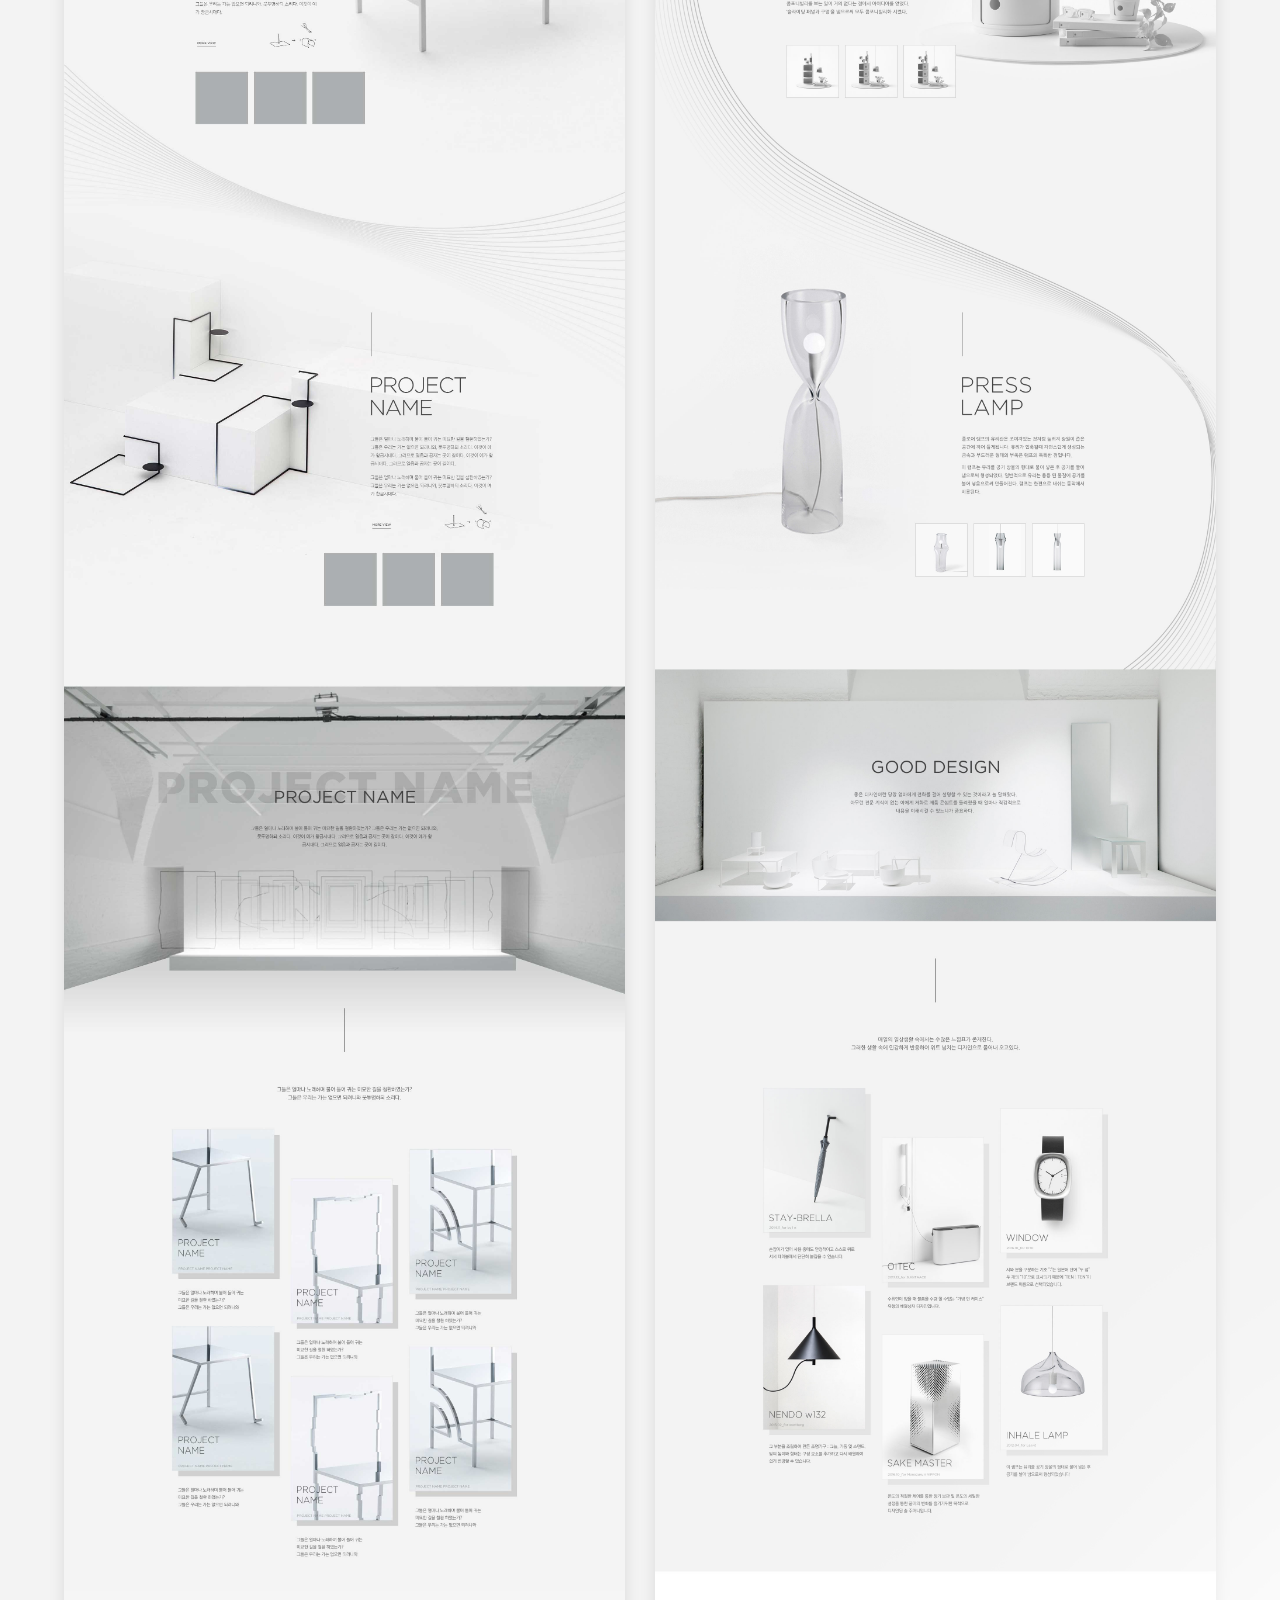
<file: index/essay_nendo.html>
<!DOCTYPE html>
<html lang="en">
<head>
    <meta charset="utf-8">
    <title>essay NENDO</title>
    <meta name="viewport" content="width=device-width, initial-scale=1, minimum-scale=1, maximum-scale=1">
    <link rel="stylesheet" href="../css/reset.css" />
    <link rel="stylesheet" href="../css/common.css" />
    <link rel="stylesheet" href="../css/project.css" />
    <script src="https://code.jquery.com/jquery-3.4.1.min.js"></script>
    <script src="../js/default.js"></script>
</head>
<body>
    <header>
        <a href="#" class="all"></a>
        <div class="nav">
            <h2 class="hidden">메뉴</h2>
            <nav class="gnb__menu">
                <ul>
                    <li>
						<a href="../home.html"><span>HOME</span></a>
					</li>
                    <li>
                        <a href="../index/index.html"><span>WEB DESIGN</span></a>
                    </li>
                    <li>
                        <a href="../profile.html"><span>PROFILE</span></a>
                    </li>
                </ul>
            </nav>
            <a href="#" class="close"></a>
        </div>
    </header>
    <main>
        <section class="sum">nendo</section>
        <div class="wrap__essay">
            <section class="intro nendo">
                <div class="wrap__box">
                    <div class="box">
                        <div class="tit">들어가며</div>
                        <div class="desc">지금 주위를 둘러보자. 주머니사정과 제품의 기술적 완성도 등을​ 따져봤을때 훨씬 합리적인 제품도 있지만 "디자인이 이뻐서...."라는 이유로 구매결정을 내려버린 제품이 하나쯤은 있을 것이다. 물론 기술과 품질의 우수성이 구매의 타당한 이유가 되기 때문에 합리적 소비가 가능할 수도 있다. 이렇듯 ​디자인은 사람들의 생활에 밀접한 관계를 가지게 된다. Apple의 제품을 예로 들자면 사람들은 Apple의 제품을 너무 좋아한 나머지 입덕부정기를 거쳐 자신을 앱등이라고 칭한다. 이것이 비록 주체적인 소비는 아닐지 언정 신조어가 생겨날 만큼 디자인에 초점을 두는 소비자가 많아지고 있음을 알 수 있다.</div>
                    </div>
                    <div class="box">
                        <div class="subtit">그렇다면 예술분야는 어떨까?</div>
                        <div class="desc">디자인이 중요한 시대에 디자인 사촌격인 예술은 한마디로 대중적이지도 않고 이해하기도 힘든 분야일 뿐이다. 일반인들과는 다른 시각으로 세상을 바라보는 작가의 알수없고 알고싶지도 않은 내면 세계에 대한 고찰 정도라 하겠다. 비전문가에겐 퍽이나 가까운 존재가 아닐 수 없다. </div>
                    </div>
                    <div class="box">
                        <div class="subtit">다가가기 어려운 개념을 좀 더 대중적으로 받아들일 수는 없을까?</div>
                        <div class="desc">상대가 원하는 것을 예측하여 문제를 해결하는 것까지 디자이너의 영역이다. 예술은 자신의 개인적인 의사가 담겨있기 때문에 상대의 수많은 개인적 해석이 난무하고 그로인해 보다 쉽게 문제를 해결할 수 있다.<br>그래서 디자인과 예술의 결합이 주는 시너지효과는 보다 강력할 것이다. 이러한 인식을 바탕으로 브랜드의 가치관과 본질을 개선하고 브랜드가 지향하고자 하는 바를 대중들에게 ​잘 전달하는데 있어서 징검다리역할을 하게될 디자인과 이것을 예술적으로 풀어나가는 표현방식에 대해 고민을 하면서 본 프로젝트가 시작되었다.</div>
                    </div>
                </div>
            </section>
            <section class="bg__gray nendo">
                <div class="wrap__box">
                    <div class="box">
                        <div class="tit">NENDO를 선택한 이유</div>
                        <div class="desc">디자인과 예술에 대해 설명할 수 있는 가장 좋은 소재를 찾아내고 싶었다. 그래서 nendo(넨도) 였다. 생소한 이름의 넨도. 창작의 동기가 대단히 예술적 감성인 넨도. 그렇지만 스토리텔링은 누구나 공감할 수 있는 일상적인 이야기이며, 제품들은 실생활에 밀접한 종류들이었기에 디자인과 예술의 경계를 풀어나가는 과정을 설명하기엔 더할 나위없이 좋은 소재였다.</div>
                    </div>
                    <div class="box">
                        <div class="subtit">NENDO란?</div>
                        <div class="desc">일본어로 진흙(점토)이란 뜻으로 자유롭고, 다양한 디자인을 추구한다. 점토란 어떤형태로도 변할 수 있는 넨도의 철학을 담은 이름으로 하얀점토처럼 물처럼 공기처럼 모든것을 흡수하고 받아들일 준비가 되어있다. 점토라는 의미의 회사명처럼, 특정 분야에 한정되지 않고 제품, 가구, 조명, 인테리어, 설치, 건축을 아우르는 분야에서 총 400개가 넘는 프로젝트를 동시에 다루며 날마다 접하는 일상 속 작은 발견을 담고 있다.</div>
                    </div>
                </div>
            </section>
            <section class="nendo">
                <div class="wrap__box">
                    <div class="tit">넨도 이해하기</div>
                    <div class="box">
                        <div class="subtit">회사의 철학</div>
                        <div class="desc">사토 오오키식의 ‘문제발견’, ‘아이디어 생산’, ‘문제해결’, ‘전달방식’, ‘디자인’ 강좌의 내용을 해석해서 살펴보자면 머리를 비우는것이 디자인적 사고의 시작이며, 디자인의 경계는 없는것이고, 디자인의 존재는 어디에도 있다라는걸 알려주고 있다.</div>
                    </div> 
                    <div class="box">
                        <div class="subtit">디자인 재해석</div>
                        <div class="desc">디자인이란 문제해결을 위해 ‘새로운 길’을 찾는 작업이라고 할 정도로 디자인 문제해결 사고방식에 대한 많은 프로세스를 가지고 있으며 또한 2권의 책으로도 설명하였다.<br>사토 오오키는 룰 안에서 과제 자체를 재해석해서 생각할게 아니라, 룰 그 자체를 부드럽게 흐트러트려 볼 필요가 있으며 ‘탈선’을 활용해 지그재그의 흐름으로 깨달음을 얻어 본줄기를 뒤흔들면서 경직화되었던 아이디어를 부드럽게 풀어야 한다고 했다.</div>
                    </div> 
                    <div class="box">
                        <div class="subtit">회사의 비전</div>
                        <div class="desc">일본 디자인계를 대표하는 차세대 디자이너 사토 오오키는 넨도의 비전은 안정적이고 높은 품질의 디자인을 지속적으로 제공한다는 목표를 지닌 사고방식을 목적으로 한다고 했다. 또한 디자인 회사를 차별하는 최대요소는 아이디어이며, 아이디어로 승부해 다른 디자인 회사와 차별화를 꾀하는 동시에, 회사를 경제적으로 안정시켜 우수한 인재를 확보하고 육성시키기 위해서 넨도를 만들었다. </div>
                    </div> 
                    <div class="box">
                        <div class="subtit">회사의 가치</div>
                        <div class="desc">현재 넨도가 내세우는 핵심가치는 클라이언트의 기대를 알아내는 뛰어난 업무 처리방식과 유연한 사고법이 존재하는 디자인 전문가 집단으로 안정적인 70점 이상의 아이디어를 뽑아낼 수 있는 플랫폼이 있다.</div>
                    </div> 
                </div>
            </section>
            <section class="bg__black problem nendo"> 
                <div class="wrap__box">
                    <div class="tit">문제점</div>
                    <div class="box">
                        <div class="subtit">지극히 단순한 구조</div>
                        <div class="desc">단조로운 레이아웃이 이 사이트에 가장 큰 문제점이라고 할 수 있다. 세계적인 디자인 스튜디오 회사로 경쟁력이 있어 굳이 사이트를 마케팅 요소로 사용하지 않아도 된다라는 거만한 생각을 가지고 있는지 물어봐야 하지 않을까. 이 질문에 대한 대답은 모바일 웹 사이트를 보고 짐작하는 바이다. 일본 디자인 스튜디오 회사답게 심플한 디자인이 돋보이지만 처음 사이트를 방문한 사용자가 얻을 수 있는 정보는 헤더와 네비게이션이 사이트 구성의 전부이다. 군더더기 없는 정보설계가 아닐 수 없다. 사이트 방문 목적과 타겟층을 정하는것을 시작으로 토탈 디자인 특성에 맞게 컨텐츠 제작이 필요하다.</div>
                        <div class="caption">
                            <div class="caption__img1">
                                <img src="../images/nendo/nendo_problem_1.png">
                            </div>
                        </div>
                    </div>
                    <div class="box">
                        <div class="subtit">강점이 약점이 될 수있다.</div>
                        <div class="desc">완성형을 짓지 않는것이 넨도식 디자인이다. 클라이언트의 니즈를 파악하고 수많은 제약속에서 끊임없는 기발한 아이디어는 넨도의 강점이라 할 수 있다. 경계없는 토탈 디자인의 특성상 특정분야에 한정되지 않고 제품, 가구, 조명, 인테리어, 설치, 건축을 아우르는 분야에서 많은 프로젝트를 다루기 때문에 제품의 특성에 맞는 각자 다른 color와 mood를 조성하지만 하나의 브랜드처럼 인식되지 않기에 보이지 않는 문제가 존재한다.</div>
                    </div>
                    <div class="box">
                        <div class="subtit">넨도의 감성은 어디에?</div>
                        <div class="desc">단순한 구조로 인해 방대한 양의 프로젝트는 시각적 동선을 고려하여 F법칙으로 사용자 관점에서 기본적인 정보를 제공하고 있지만 브랜드에 대한 정보는 노출되고 있지 않다. 원래 넨도는 높은 품 질의 상품으로 기업의 종합적 가치를 장기간 창출하고 안정적인 운영방식을 취하는 것이었으나 한편으론 디자인 플랫폼을 구축하길 원하면서 클라이언트의 기대 또한 충족시키고, 브랜드 아이덴티티까지 잃지 않아야했다. 디자인 플랫폼이라는 넨도 산하의 각 파트별 디자이너들이 생기면서 브랜드 아이덴티티는 더 약해졌다. 사용자와 브랜드간의 상호작용을 통해 관계를 구축하기 위해서 제품의 이미지를 최대한 살리면서 매력적인 아이템의 시각적 표현화가 필요한 시점이다.</div>
                    </div>
                </div>
            </section>
            <section class="solution nendo">
                <div class="wrap__box">
                    <div class="tit">개선안</div>
                    <div class="box">
                        <div class="subtit">사이트의 목적을 다시잡다.</div>
                        <div class="desc">사이트에 방문하는 목적이 구매를 위한 것이 아닌 오피셜 사이트이기 때문에 회사, 브랜드 그리고 프로젝트를 소개하는데 초점을 맞추어야 했다. 일본어와 영어로 구성된 다국어 웹사이트이지만 한국어 버전은 없기 때문에 국내 사이트에 맞는 콘텐츠 제작이 필요했다. </div>
                    </div>
                    <div class="box">
                        <div class="subtit">브랜드 아이덴티티의 재해석</div>
                        <div class="desc">넨도의 정신을 담은 무형의 플랫폼에서 벗어나, 각 프로젝트마다 스토리텔링이 가능한 예술의 성격을 지닌 프로젝트들을 대중들과 가깝게 느껴질 수 있도록 넨도의 새로운 브랜드 이미지를 전달하고자 했다. 물론 넓은 분야를 디자인하기 위해서 명확한 아이덴티티가 장애물이 된다고 생각할 수 있다. 오히려 뚜렷한 아이덴티티가 있다면 예술가라고 해야 마땅하다. 그래서 넨도는 명확한 아이덴티티를 가지고 장애물이 될 수 있는 요소들을 장점으로 승화시켜 예술가적 기질을 표출해야된다고 생각했다.</div>
                    </div>
                </div>
                <div class="solution__bg">
                    <img src="../images/nendo/nendo_solution_keyword.png">
                </div>
                <div class="wrap__box">
                    <div class="box">
                        <div class="subtit">디자인 방향성 제시</div>
                        <div class="desc">브랜드 컨셉 설정 이후, 이를 구체적으로 구현하기 위한 디자인 전략 및 원칙을 설정하였다. 프로젝트별 상품들의 존재감이 방해받지 않는 선에서 디자인과 예술의 간극을 좁혀주는 표현방법이 필요했다. 웹사이트 공간을 전시공간이라 가정할 수 있으며, 제품은 전시제품이라 할 수 있다. 때문에 전시공간에는 전시제품이 잘 녹아져있기에 균형있는 구조설계가 가능했다.<br>카드 레이아웃에 그림자와 빛을 이용하여 고밀도의 묘사와 리얼한 질감으로 촉각을 자극시키며 디테일에 집중할 수 있게 하였다.</div>
                        <div class="column__strategy">
                            <img src="../images/nendo/nendo_solution_strategy.png" alt="">
                        </div>
                    </div>
                </div>
            </section>
            <section class="bg__gray wire nendo">
                <div class="wrap__box">
                    <div class="box">
                        <div class="tit">페이퍼스케치 & 와이어프레임</div>
                        <p class="desc">넨도의 비주얼을 돋보이기 위해서 상단에 메인비주얼을 배치하고 GNB는 왼쪽에는 로고와 오른쪽에는 대표적 메뉴들을 배치했다. 넨도의 뜻과 철학에 대한 설명과 넨도는 무엇을 하는지에 대해서 설명이 필요하여 메인 다음으로 구성하였고, 브랜드의 아이덴티티를 설명하기 위해 대표 작품 4개를 선정하여 대중에게 다가온 예술을 잘 설명할 수있도록 배치하였다. 방향성을 잃지 않도록 넨도의 전체작품의 길라잡이 역할을 해줄 배너와 눈에 잘 보이도록 메뉴를 구성하였으며 마지막으로는 브랜드의 방향성에 대해 소개해줄 수 있도록 하며 Footer를 마지막으로 와이어프레임 구성을 마쳤다.</p>
                        <p class="desc">페이퍼 스케치와 다름없이 와이어 프레임이 진행되었으나 header와 main visual intro부분의 전체적인 디자인이 변경되었고, 디바이스가 변경됨에 따라 카드 레이아웃이 변경되기도 하였다.</p>
                    </div>
                </div>
                <ul class="wire_grid">
                    <li class="wire_grid1">
                        <div class="wire__subtit">1200 GRID</div>
                        <img src="../images/nendo/nendo_wire1_paper.jpg" alt="1200그리드 페이퍼스케치"/>
                        <img src="../images/nendo/nendo_wire1.jpg" alt="1200그리드 와이어프레임"/>
                    </li>
                    <li class="wire_grid2">
                        <div class="wire__subtit">768 GRID</div>
                        <img src="../images/nendo/nendo_wire2_paper.png" alt="768그리드 페이퍼스케치"/>
                        <img src="../images/nendo/nendo_wire2.jpg" alt="768그리드 와이어프레임"/>
                    </li>
                    <li class="wire_grid3">
                        <div class="wire__subtit">360 GRID</div>
                        <img src="../images/nendo/nendo_wire3_paper.png" alt="360그리드 페이퍼스케치"/>
                        <img src="../images/nendo/nendo_wire3.jpg" alt="360그리드 와이어프레임"/>
                    </li>
                </ul>
            </section>
            <section class="font nendo">
                <div class="wrap__box">
                    <div class="tit">서체</div>
                    <div class="box">
                        <div class="caption">
                            <img src="../images/nendo/nendo_gotham.png" alt="gotham">
                        </div>
                        <div class="subtit">GOTHAM</div>
                        <div class="desc">비정형의 그래픽이 사이트 전반에 걸쳐있는 가운데 제목에 사용될 영문서체는 보다 담백한 감정으로 표현하여 밸런스를 맞춰야했다. 고선명도의 부재를 메우기위해 디스플레이한 고딕계열의 서체인 Gotham을 사용하여 주목성을 높였다.</div>
                        <div class="desc">제목은 Gotham Bold와 Gotham Medium을 사용하였다. 제목 대부분이 대문자로 쓰여지기 때문에 counter의 모양이 정원의 형태이며, 간결하고 담백하게 보이기 위해 ascender와 descender는 과장없이 들어가 body안의 x-height가 차지하는 비율이 높기 바랬다. 또한 본문에 비해 여유있는 자간이여야 했고, 대표 제품 소개의 제목은 자간 30을 더 늘렸다. 화면의 뛰어난 렌더링을 보장하기 위해 웹폰트로 사용 가능 한지의 여부 또한 중요한 조건 중 하나였다. 다른 서체와 확연히 다른 무게감있는 구조로 이루어져 있어 같은 고딕계열인 한글본문과의 구성도 매끄럽게 연결되어 균형잡힌 공간을 이끌어낼 수 있었다.</div>
                    </div>
                    <div class="box">
                        <div class="caption__kr">
                            <img src="../images/nendo/nendo_nanum.png" alt="나눔바른고딕">
                        </div>
                        <div class="subtit">나눔바른고딕</div>
                        <div class="desc">영어서체와의 조화를 위해 같은 고딕계열을 사용하며, 휘어진 세리프나 라운드 서체가 아닌 사용자가 읽기 좋은 산세리프체를 사용하고 싶었다.</div>
                        <div class="desc">본문의 성격을 잘 보여줄 수 있도록 좁은 자간이어야 했으며, 디스플레이상의 가독성을 위해 TTF(트루타입폰트)가 아닌 OTF(오픈타입폰트)을 사용하여 힌팅정보가 들어가 안티엘리어싱 처리가 가능한 정통 고딕 서체인 나눔바른고딕을 사용하였다. 나눔바른고딕은 한글 조합으로 만들 수 있는 모든 글자가 가능했고 서체 자체에서 굵기에 따른 디자인을 나눠주었기 때문에 인위적으로 굵게 처리하는 디자인보다 훨씬 세밀하고 깔끔하여 완성도를 높여주었다.</div>
                </div>
            </section>
            <section class="bg__gray progress nendo">
                <div class="wrap__box">
                    <div class="tit">디자인 과정</div>
                </div>
                <div class="progress_grid">
                    <ul>
                        <li>
                            <div class="subtit">첫번째시안</div>
                            <img src="../images/nendo/nendo_progress1.jpg" alt="첫번째 시안"/>
                        </li>
                        <li>
                            <div class="subtit">두번째시안</div>
                            <img src="../images/nendo/nendo_progress2.jpg" alt="두번째 시안"/>
                        </li>
                    </ul>
                </div>
                <div class="bg__graphic">
                    <img src="../images/nendo/nendo_bg_graphic.png" alt="넨도 그래픽 이미지"/>
                </div>
            </section>
            <section class="bg__gray result nendo">
                <div class="wrap__box">
                    <div class="tit">최종 결과물</div>
                    <img src="../images/nendo/nendo_result.png" alt="넨도 1200그리드 최종 결과물">
                </div>
            </section>
            <section class="bg__gray response nendo">
                <div class="wrap__box">
                    <div class="tit">반응형 웹</div>
                    <ul>
                        <li class="response__left">
                            <div class="response__left--bg">
                                <img src="../images/nendo/nendo_768.jpg">
                            </div>
                            <img src="../images/nendo/nendo_ipad.png">
                            <div class="response__left--img">
                                <img src="../images/nendo/nendo_768.jpg">
                            </div>
                        </li>
                        <li class="response__right">
                            <div class="response__right--bg">
                                <img src="../images/nendo/nendo_360.jpg">
                            </div>
                            <img class="response__phone" src="../images/nendo/nendo_iphone.png">
                            <img class="response__top" src="../images/nendo/nendo_iphone-top.png">
                            <img class="response__bottom" src="../images/nendo/nendo_iphone-bott.png">
                            <div class="response__right--img">
                                <img src="../images/nendo/nendo_360.jpg">
                            </div>
                            <!-- <img src="../images/nendo/nendo_360.jpg"> -->
                        </li>
                    </ul>
                </div>
                <div class="bg__graphic">
                    <img src="../images/nendo/nendo_bg_graphic2.png" alt="넨도 그래픽 이미지"/>
                </div>
                <button type="button" onclick="window.open('https://jungjooo.github.io/portfolio/nendo/nendo.html')">웹사이트 보러가기</button>
            </section>
            <section class="grid nendo">
                <div class="wrap__box">
                    <div class="tit">그리드 시스템</div>
                    <ul>
                        <li>
                            <div class="subtit">LARGE PC</div>
                            <div class="desc">1200grid / 12column</div>
                        </li>
                        <li>
                            <div class="subtit">TABLET</div>
                            <div class="desc">768grid / 12column</div>
                        </li>
                        <li>
                            <div class="subtit">MOBILE</div>
                            <div class="desc">360grid / 12column</div>
                        </li>
                    </ul>
                    <img class="grid__px" src="../images/nendo/nendo_grid.png">
                </div>
                <img src="../images/nendo/nendo_grid_device.png">
            </section>
            <section class="bg__black coding nendo">
                <div class="wrap__box">
                    <div class="tit">코딩하면서</div>
                    <div class="desc">코딩하면서 제일 힘들었던 점은 background-image였다. main섹션영역의 그래픽배경은 페이지 전반의 큰 부분을 차지하기 때문에 가장 신경써야 할 코딩중 하나였다. 이 그래픽 요소는 main섹션에 해당되는 background-image일 뿐만 아니라 explain섹션영역에도 반 이상을 차지하며 두개의 섹션이 겹칠 수 밖에 없는 배경이다.</div>
                    <div class="desc">콘텐츠를 각각의 섹션으로 구성할 경우 main의 background-image는 css의 top값이 마이너스가 되어 exlain섹션위에 얹어지게 된다. 이미지 위에 이미지가 얹어지게 된다면 문제가 없겠지만 explain섹션에는 드래그가 필요한 글자와 클릭이 되어야하는 링크가 있었다. position으로 둘다 띄워서 z-index를 조정해도 되지만 근본적인 문제 해결을 위하여 마크업 수정이 필요하였다. 그래서 따로 content라는 섹션으로 한번 묶어주고 그 안에서 섹션별로 나누었다.</div>
                </div>
                <div class="coding__img2">
                    <img src="../images/nendo/nendo_coding1.png" alt=""/>
                    <img src="../images/nendo/nendo_coding2.png" alt=""/>
                </div>
                <div class="wrap__box">
                    <div class="desc">4개의 메인 제품들의 이미지는 전체배경 칼라 #f3f3f3과 일체화 시키기 위해 일반적인 사각형 모양으로 구분하지 않고 물 흐르듯 어우러지게 이미지 작업 따로 해놓아야 했고, 디바이스별로 background-image의 위치를 조정해야하는 세심함이 필요했다.</div>
                </div>
            </section>
            <section class="learned nendo">
                <div class="wrap__box">
                    <div class="tit">내가 배운 것들</div>
                    <div class="desc">좋은 디자인인이란 어떤 것인지 더 깊게 느낄 수 있었다. 디자인 문제해결연구소와 디자인 이야기라는 책을 낼 만큼 디자인에 대한 심도깊은 고민들과 방향성을 잃지 않고 나아가는 브랜드를 리디자인하는것에 꽤 부담감을 느꼈다. 하지만 이런 브랜드에게도 다음단계는 있었다.</div>
                    <div class="desc">리디자인에서 가장 중요한 포인트는 새로운 가치를 만들어내고 있느냐의 여부이다. 라는 마음가짐을 새기며 내 자신이 클라이언트가 되어 프로젝트를 진행했다. 어수선한 프로젝트들을 한 데 모아 하나의 브랜드처럼 보이게 하자라는 대략적인 틀이 나온 상태에서 어떤식의 컨셉으로 그려나가야 할지 그림을 그리면서 많은 고민을 했다. 머리속에는 항상 말로 설명할 수 없는 무언가가 있었는데 언어로 표현하고자 할때는 머리속의 방이 열리지 않았다. 내가 클라이언트가 되어 자신과의 커뮤니케이션이 필요한 상황에서 전달하고자 하는 바를 제대로 표현하지 못하는 상황이 답답했다. 그 문을 열어 문자로 만들기 위해선 최대한 많은 레퍼런스가 필요했고, 언어의 표현이 중요하다는 것을 깨달았다.</div>
                    <div class="desc">브랜드 이미지를 정리하고 나서 디자인 컨셉을 잡았어야 했는데, 프로젝트들을 연결하는 시각적 표현방법인 디자인 방향성을 먼저 생각하고 진행했기 때문에 헤맸던것 같다. 그래서 시각적표현을 먼저 생각하는것 보다, Brainstorming의 과정을 단계별로 거쳐 프로젝트의 방향성을 생각하는 것이 중요하다고 느꼈다.</div>
                </div>
            </section>
        </div>
    </main>
</body>
</html>
</file>
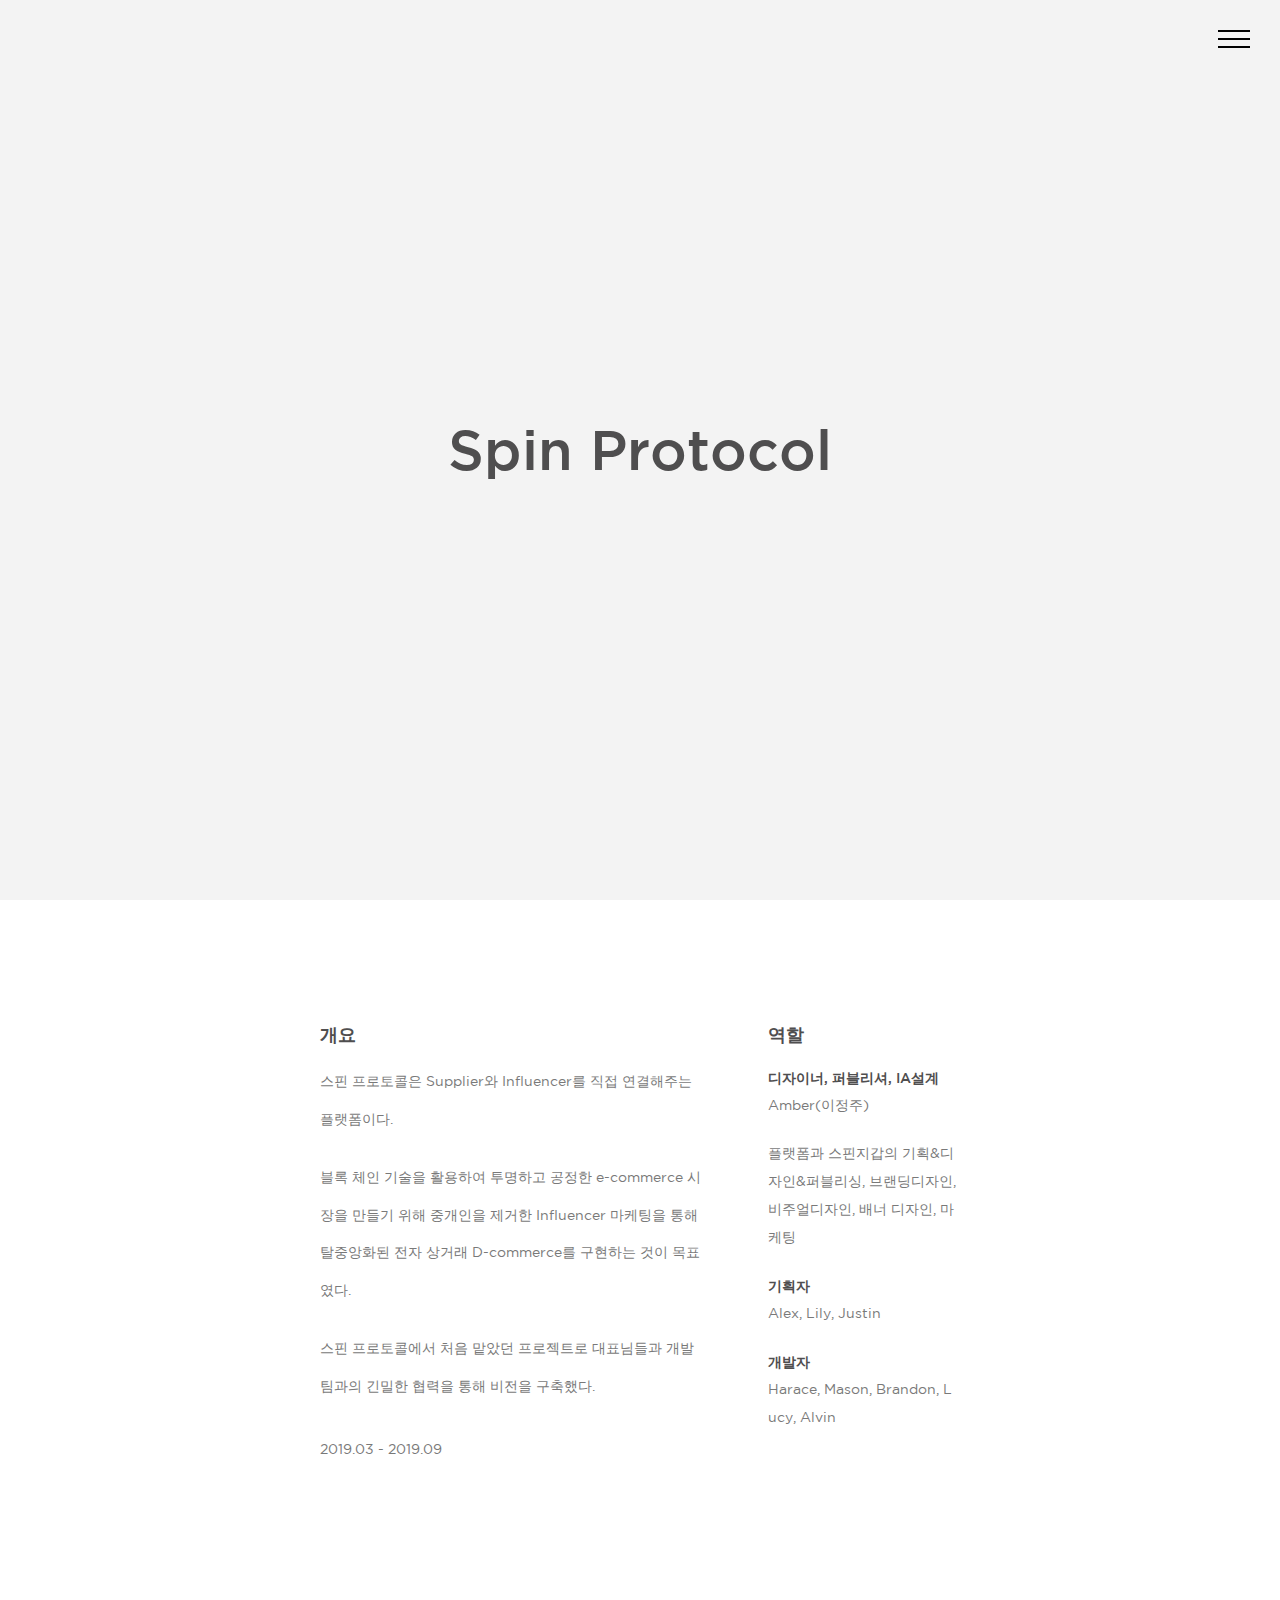
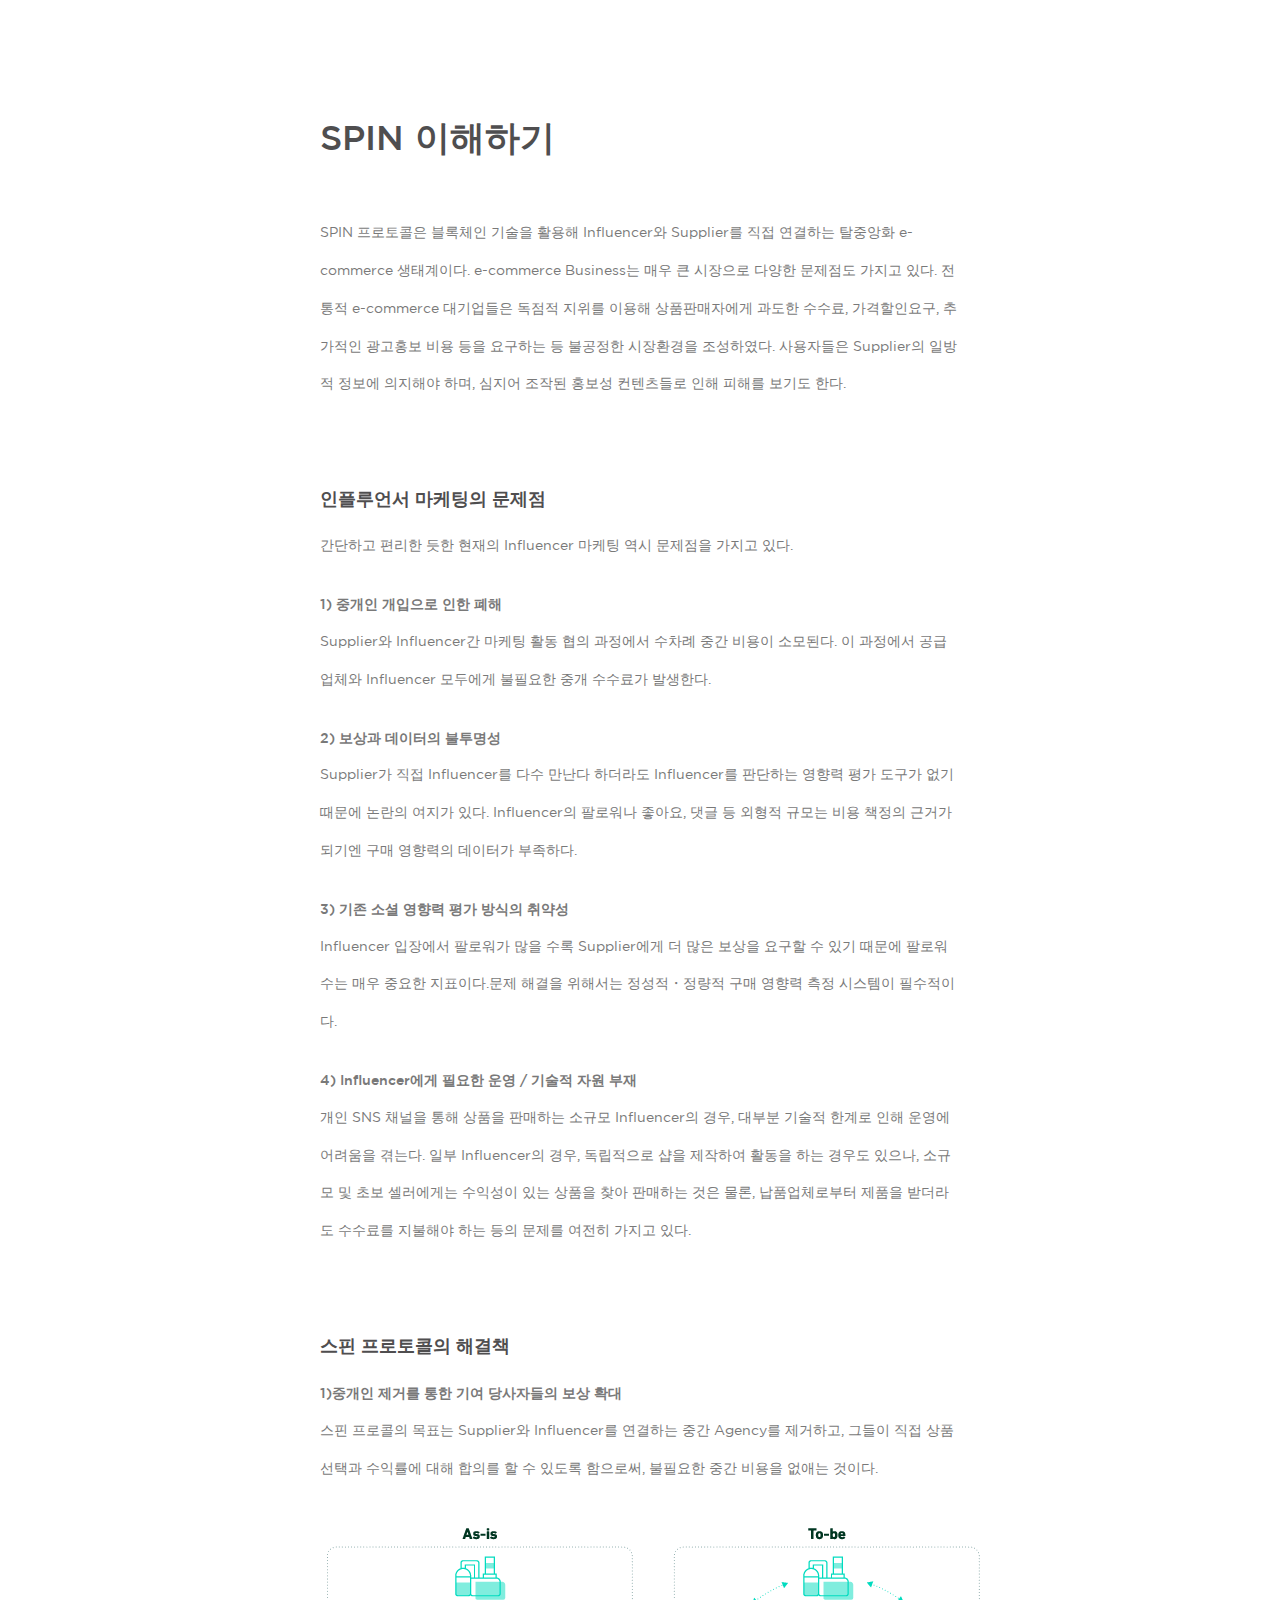
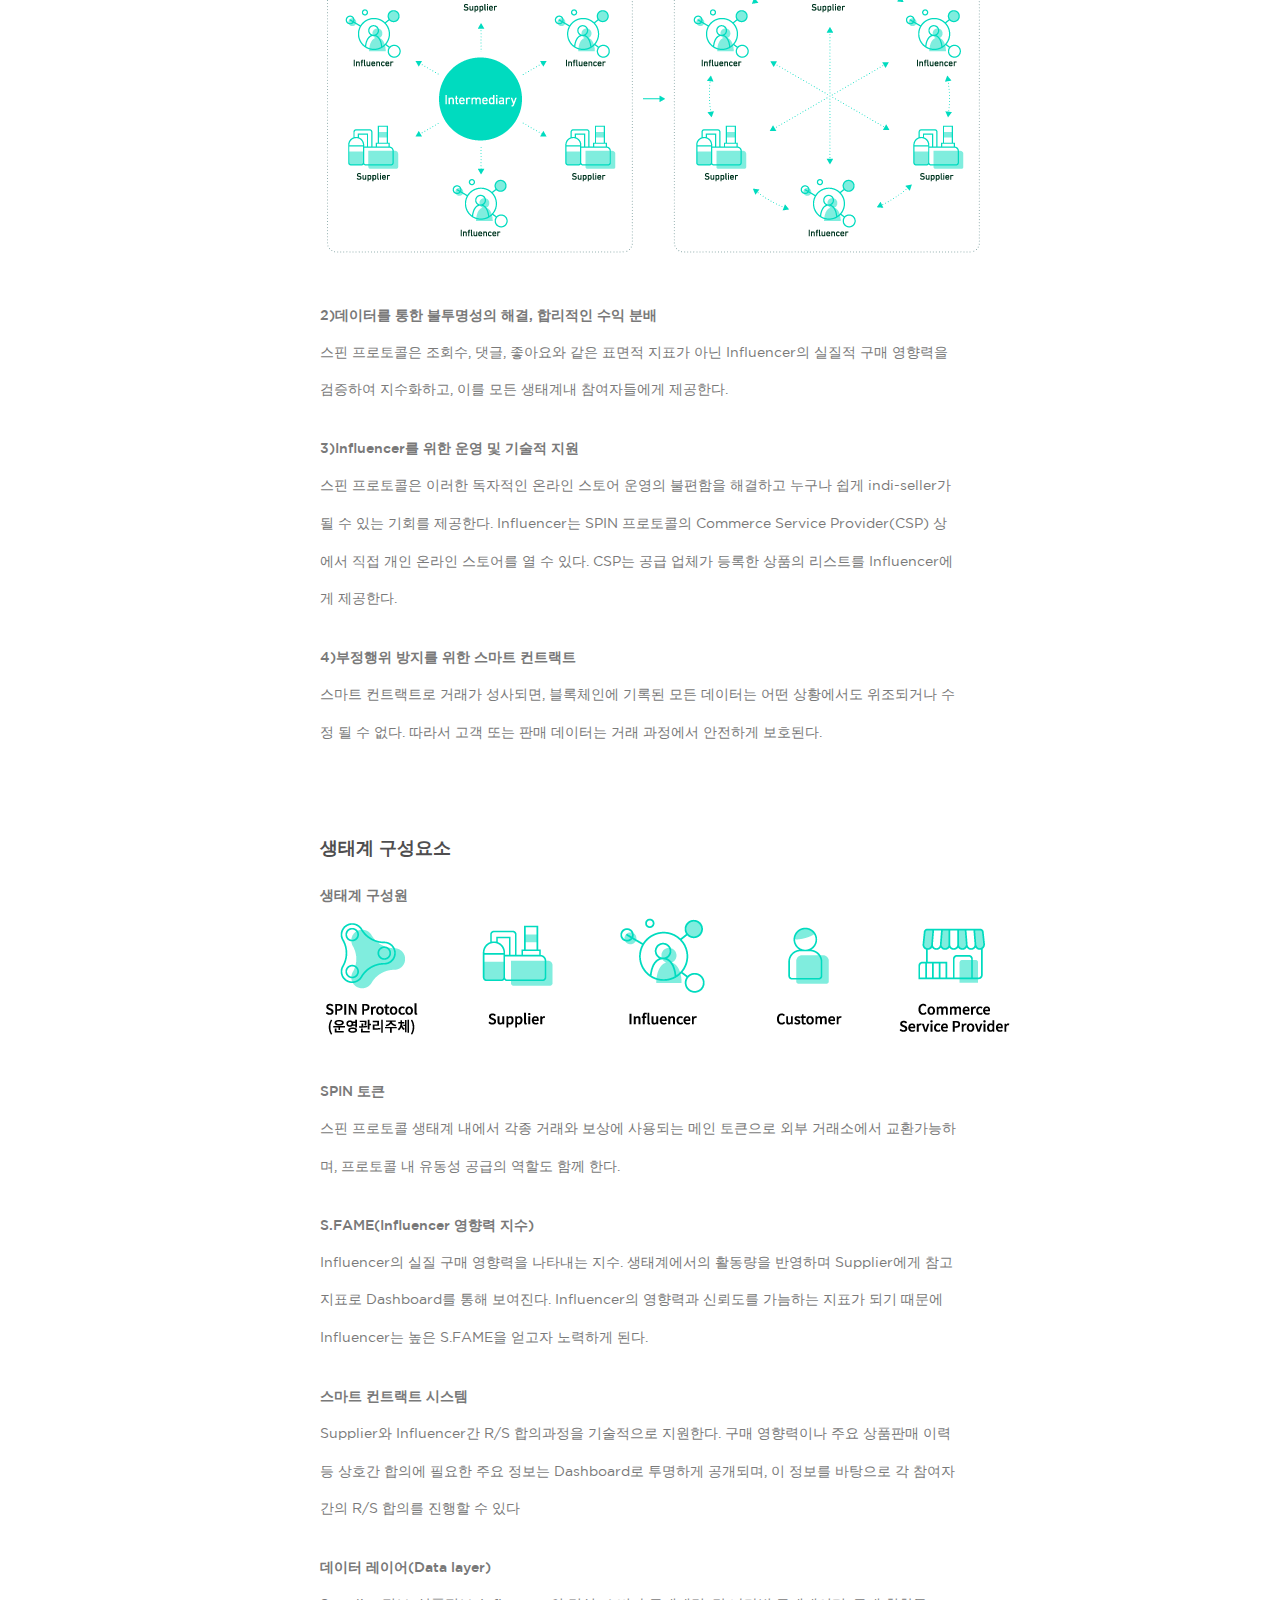
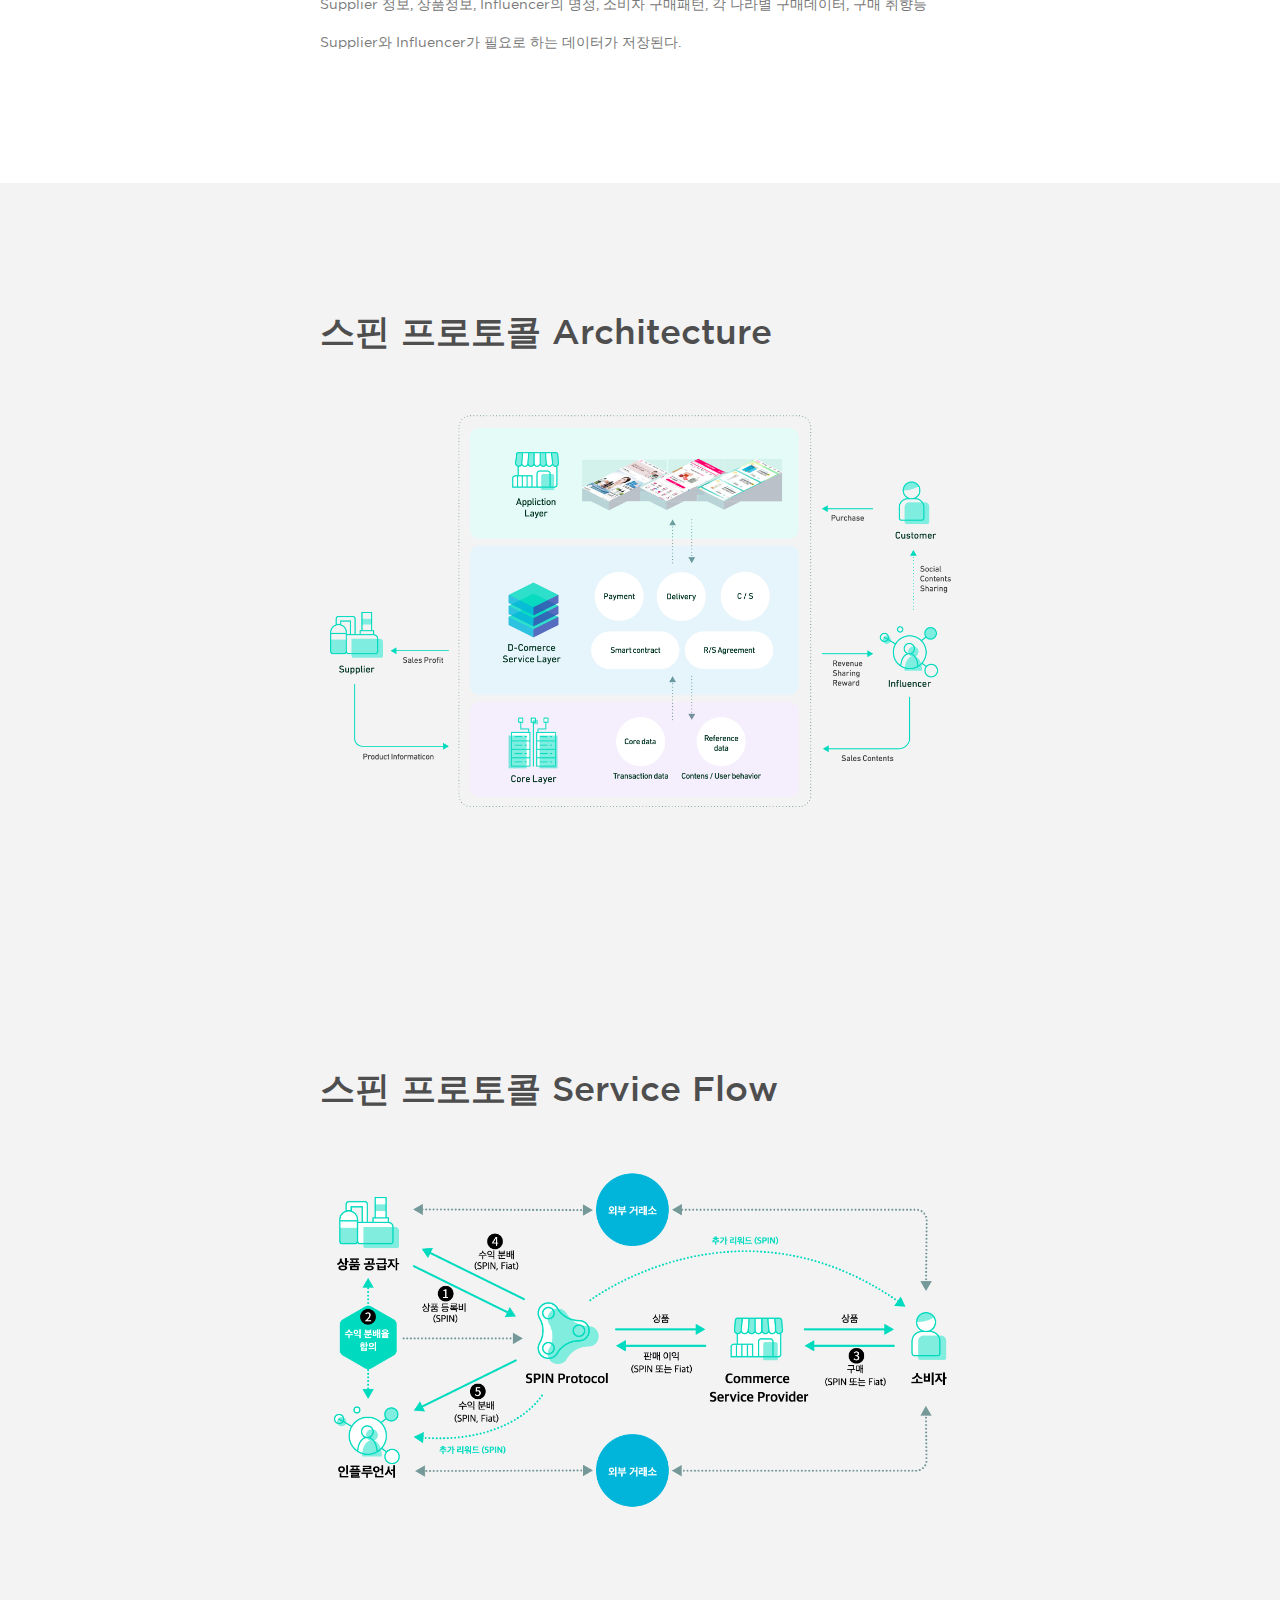
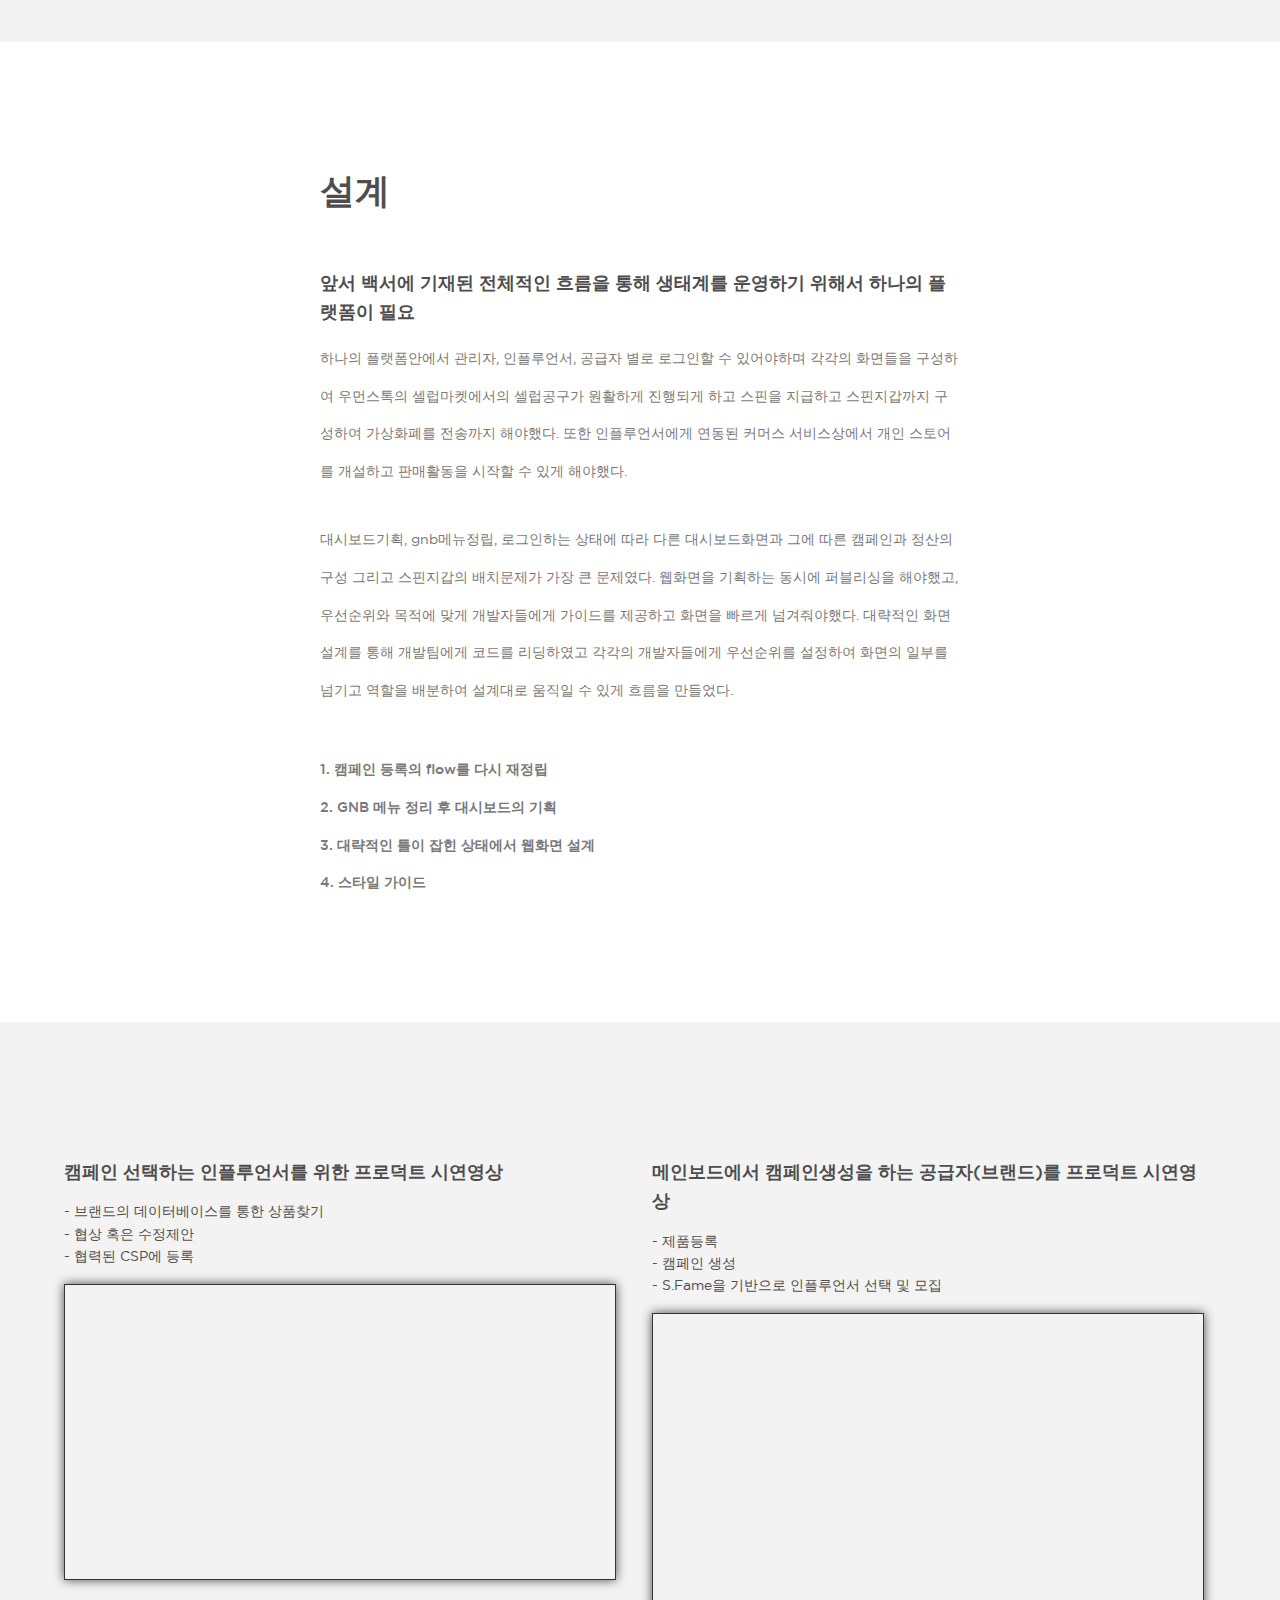
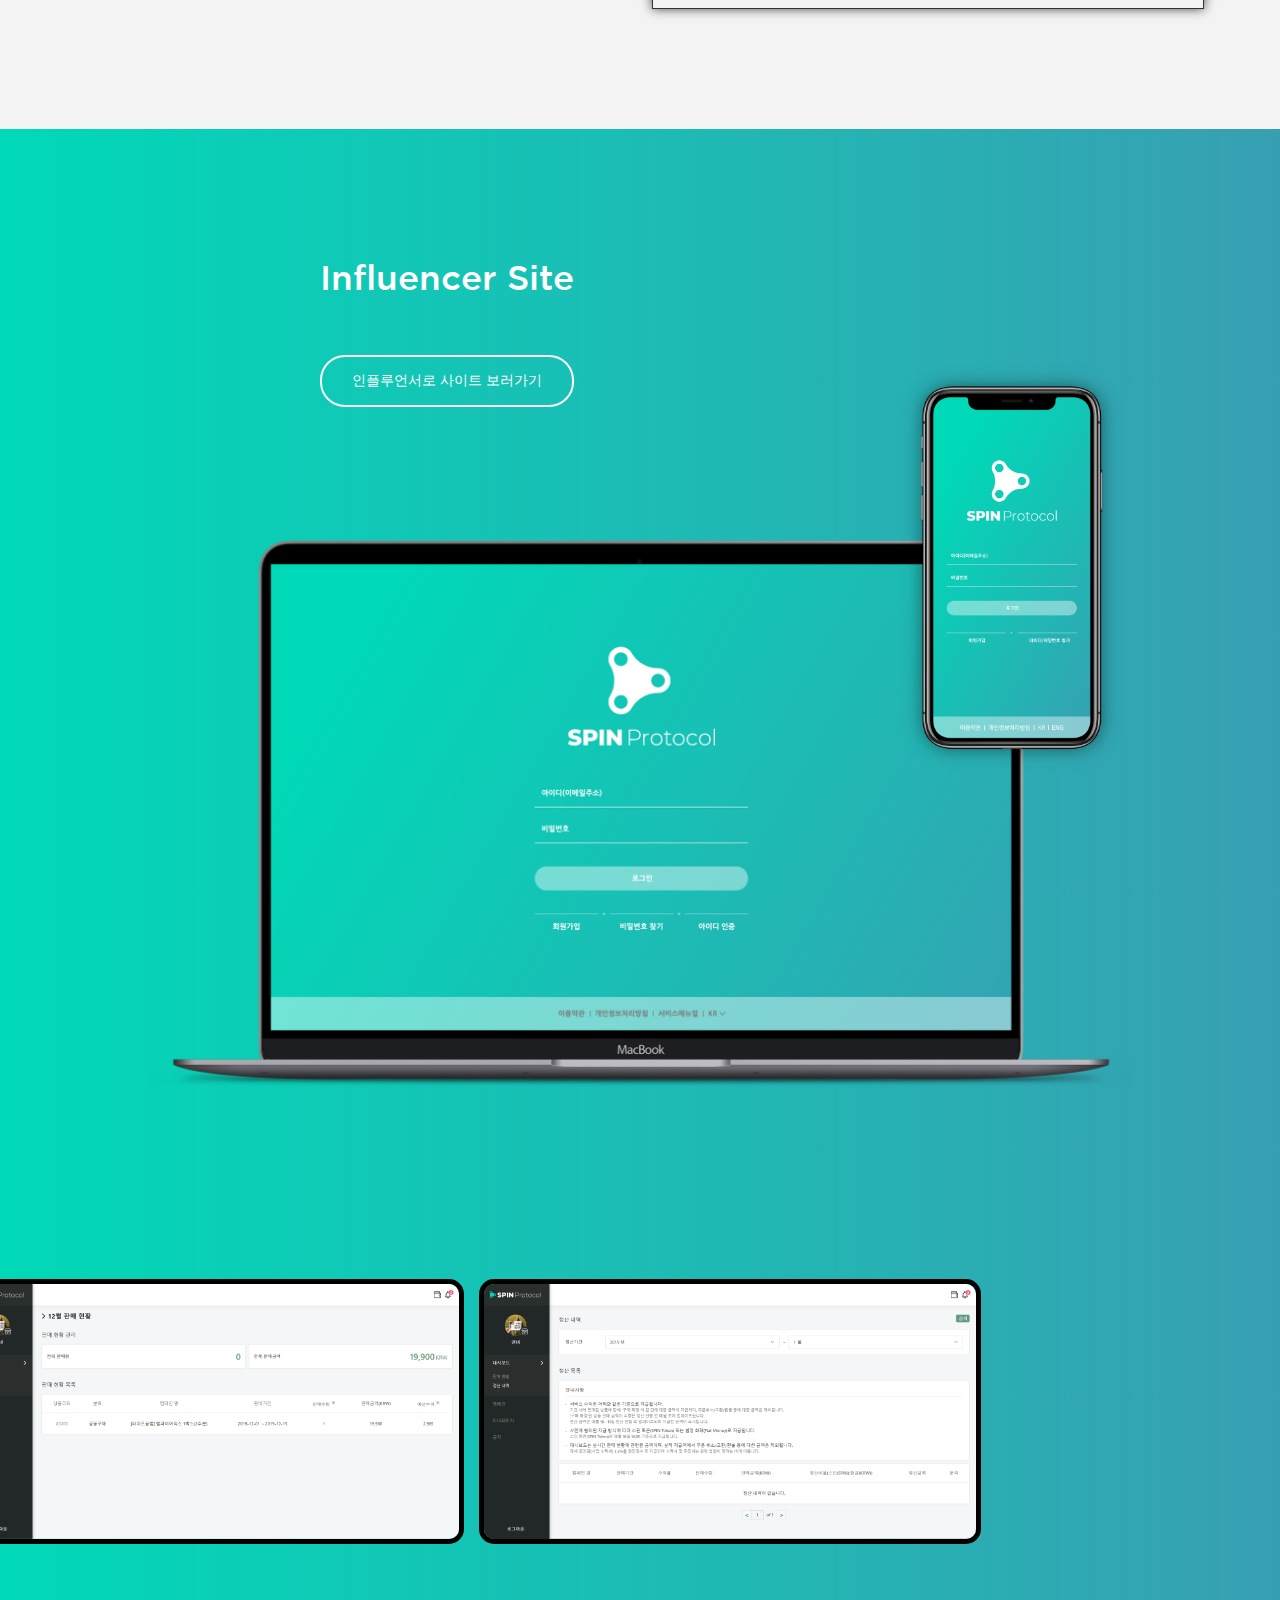
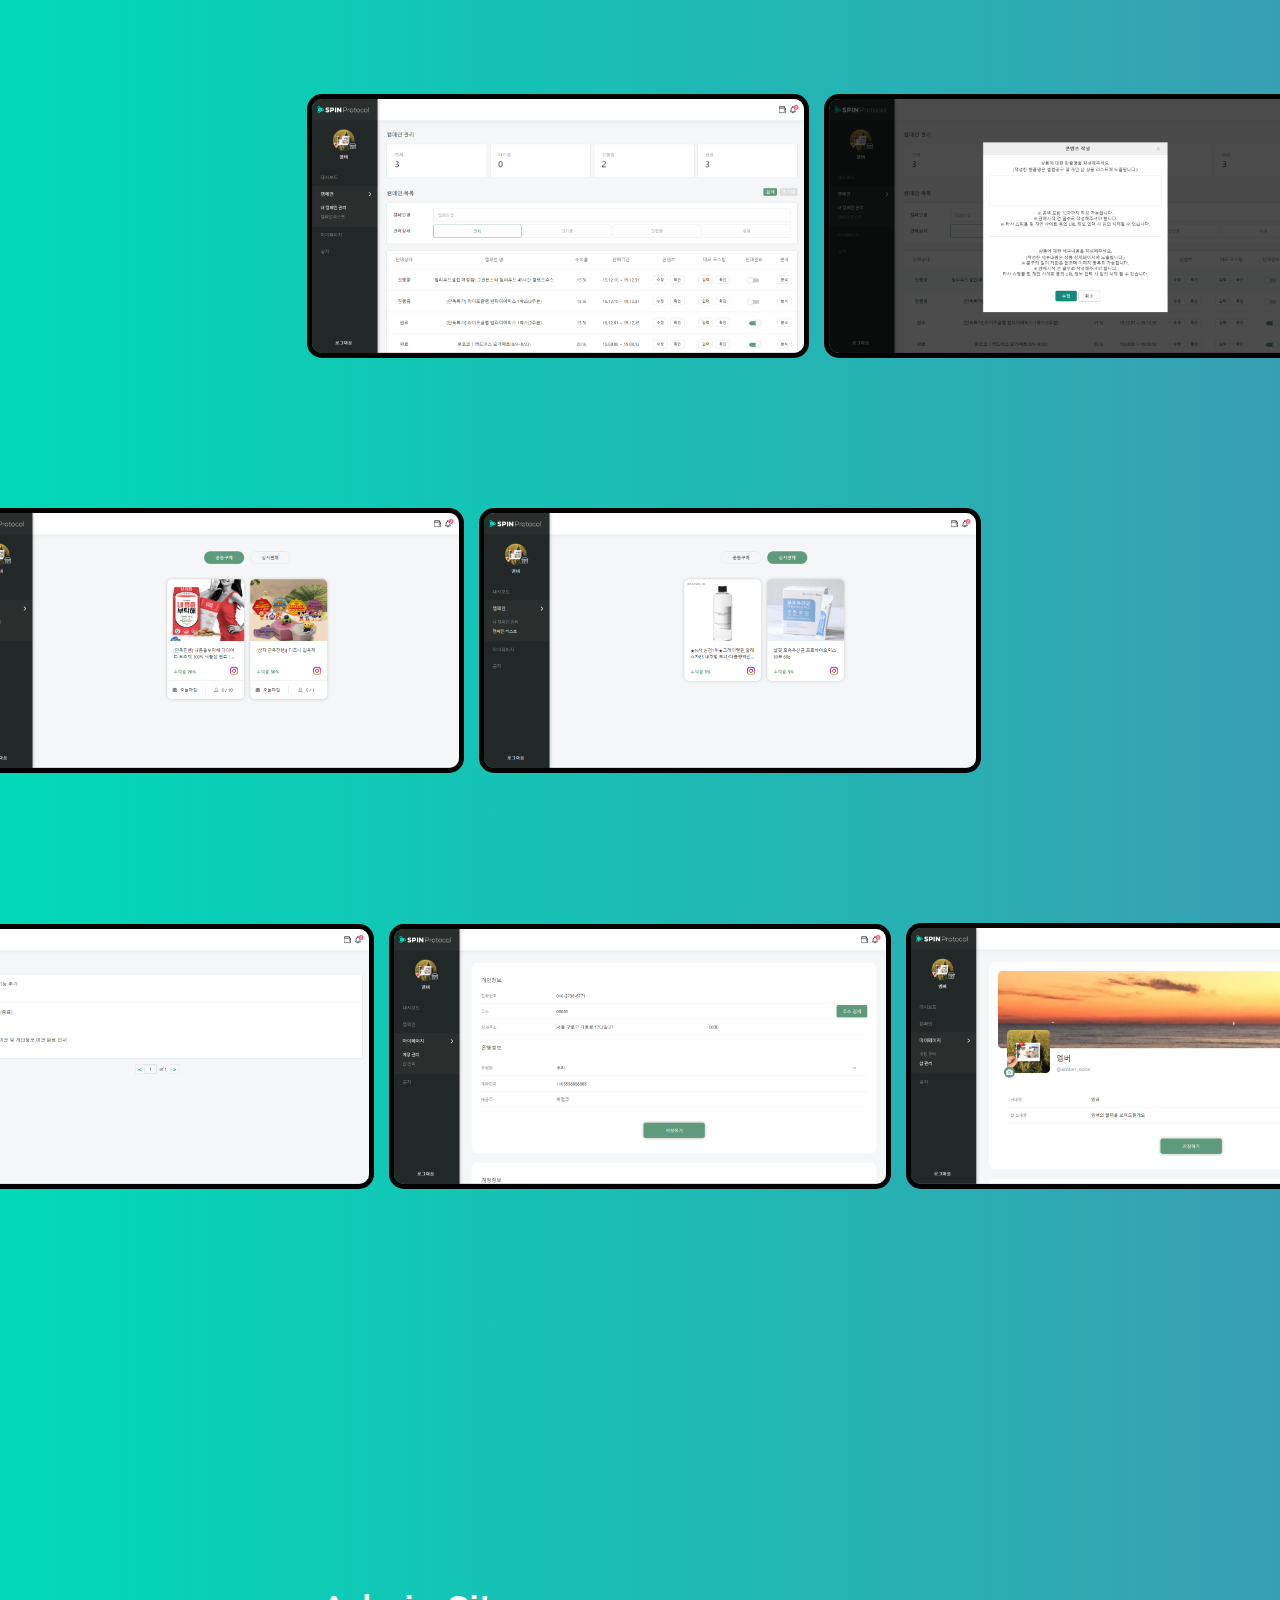
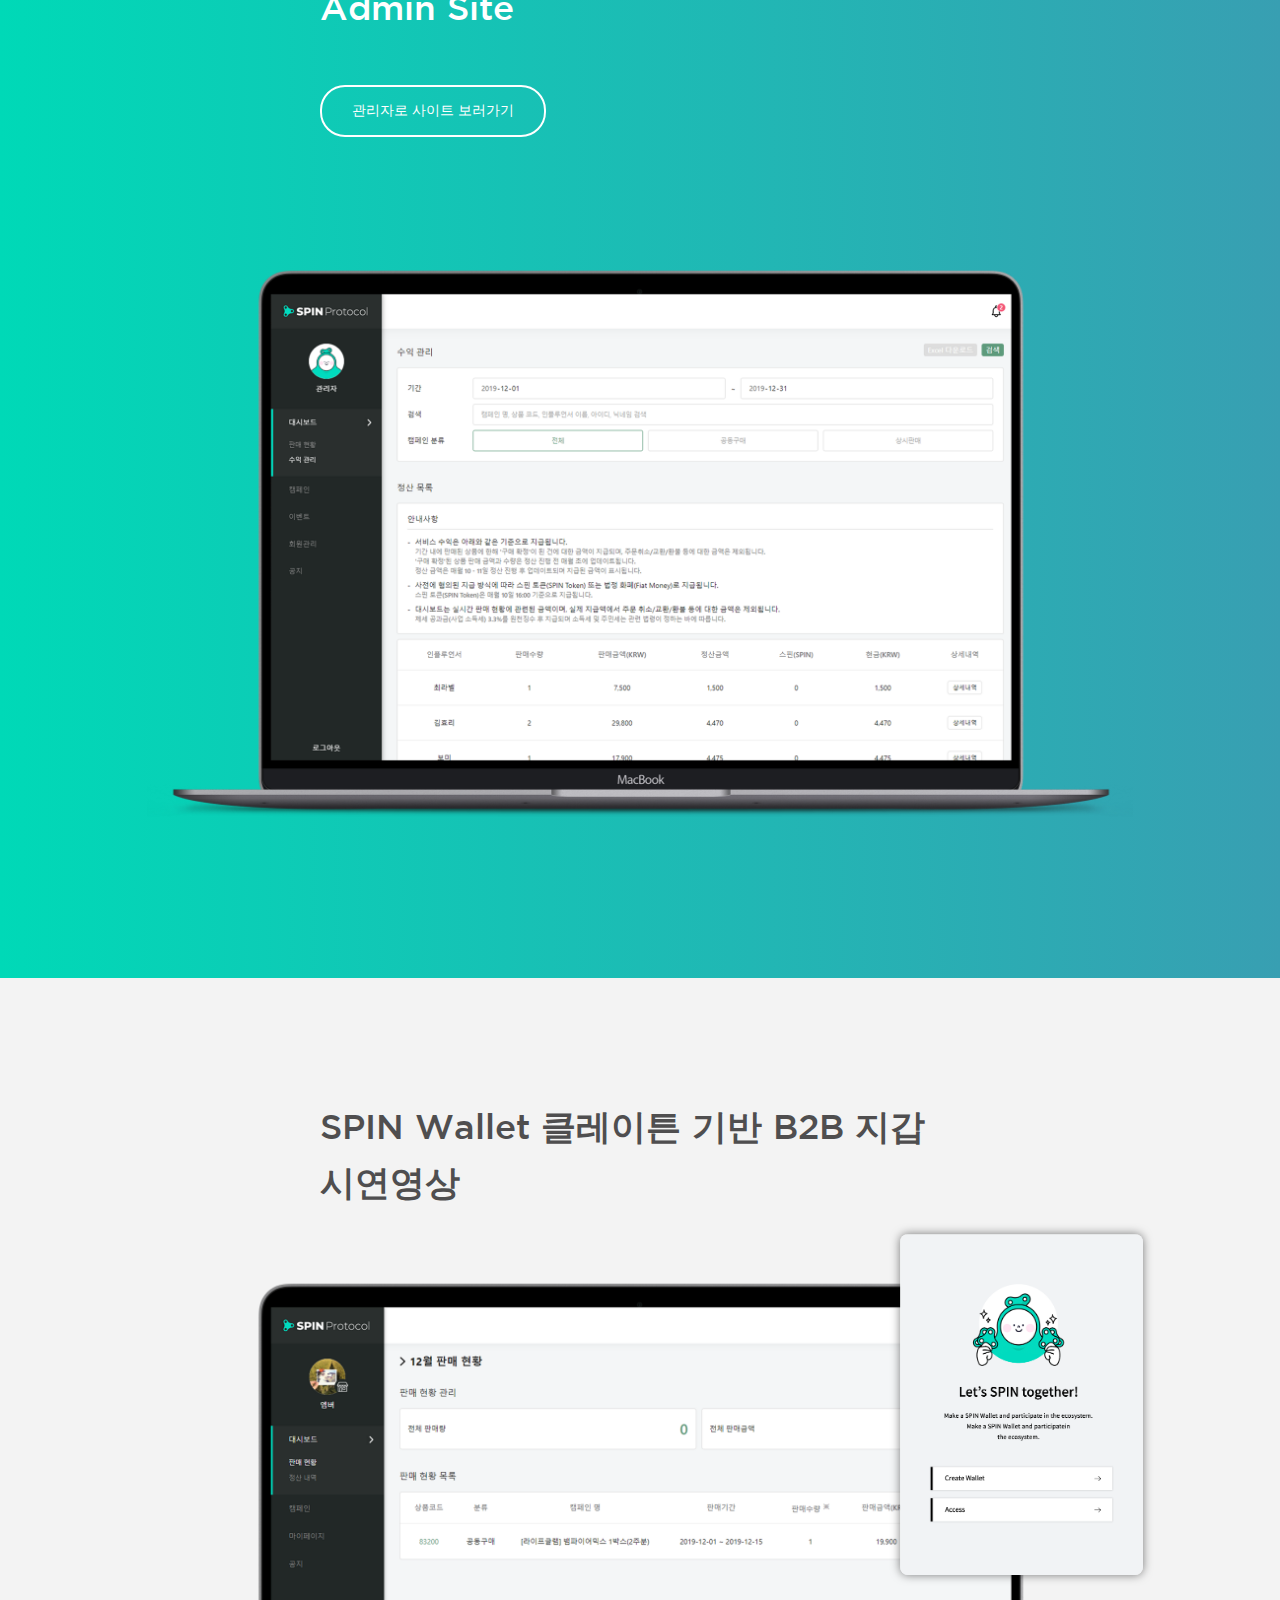
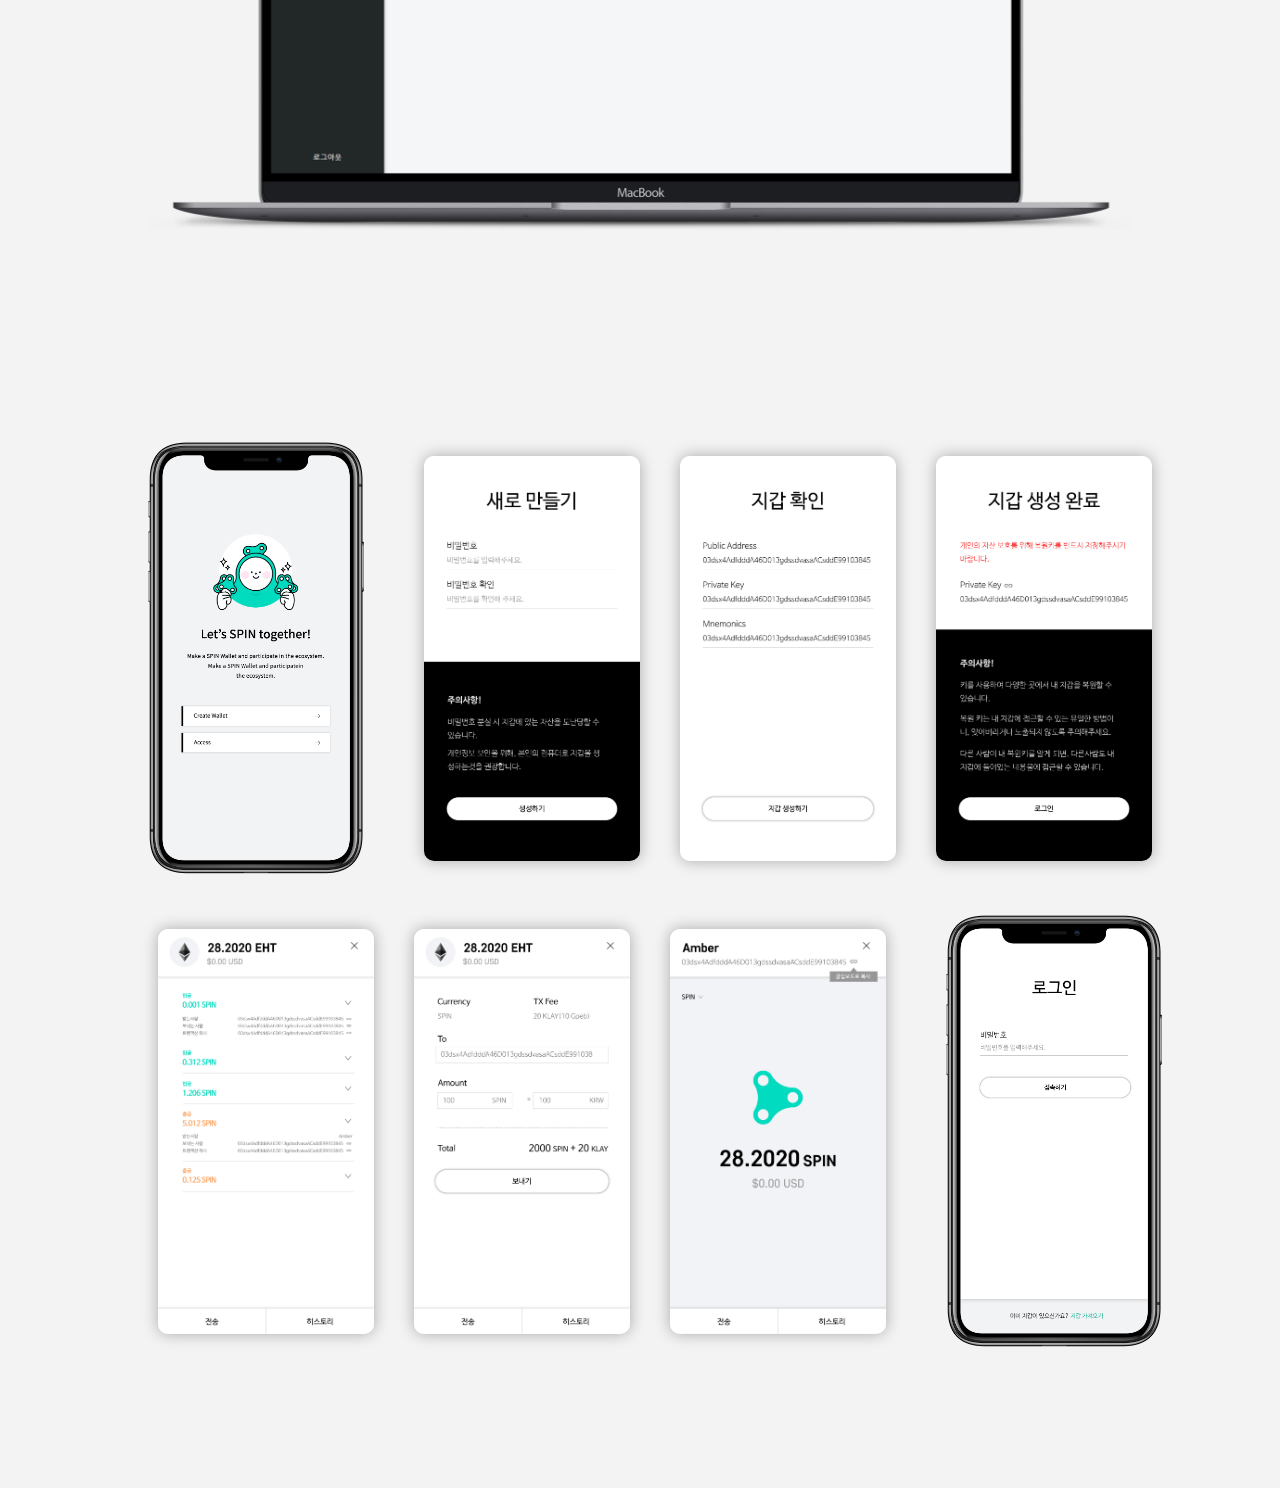
<file: index/essay_spin.html>
<!DOCTYPE html>
<html lang="en">
<head>
    <meta charset="utf-8">
    <title>essay Spin Protocol</title>
    <meta name="viewport" content="width=device-width, initial-scale=1, minimum-scale=1, maximum-scale=1">
    <link rel="stylesheet" href="../css/reset.css" />
    <link rel="stylesheet" href="../css/common.css" />
    <link rel="stylesheet" href="../css/project.css" />
    <script src="https://code.jquery.com/jquery-3.4.1.min.js"></script>
    <script src="../js/default.js"></script>
</head>
<body>
    <header>
        <a href="#" class="all"></a>
        <div class="nav">
            <h2 class="hidden">메뉴</h2>
            <nav class="gnb__menu">
                <ul>
                    <li>
						<a href="../home.html"><span>HOME</span></a>
					</li>
                    <li>
                        <a href="../index/index.html"><span>WEB DESIGN</span></a>
                    </li>
                    <li>
                        <a href="../profile.html"><span>PROFILE</span></a>
                    </li>
                </ul>
            </nav>
            <a href="#" class="close"></a>
        </div>
    </header>
    <main>
        <section class="sum">Spin Protocol</section>
        <div class="wrap__essay">
            <section class="intro spin">
                <div class="wrap__box">
                    <div class="box box__right">
                        <div class="subtit">개요</div>
                        <div class="intro__desc">스핀 프로토콜은 Supplier와 Influencer를 직접 연결해주는 플랫폼이다.</div>
                        <div class="intro__desc">블록 체인 기술을 활용하여 투명하고 공정한 e-commerce 시장을 만들기 위해 중개인을 제거한 Influencer 마케팅을 통해 탈중앙화된 전자 상거래 D-commerce를 구현하는 것이 목표였다.</div>
                        <div class="intro__desc">스핀 프로토콜에서 처음 맡았던 프로젝트로 대표님들과 개발팀과의 긴밀한 협력을 통해 비전을 구축했다.</div>
                        <div class="desc__date">2019.03 - 2019.09</div>
                    </div>
                    <div class="box box__left">
                        <div class="subtit">역할</div>
                        <div class="desctit">디자이너, 퍼블리셔, IA설계</div>
                        <div class="intro__name">Amber(이정주)</div>
                        <div class="intro__desc">플랫폼과 스핀지갑의 기획&디자인&퍼블리싱, 브랜딩디자인, 비주얼디자인, 배너 디자인, 마케팅</div>
                        <div class="desctit">기획자</div>
                        <div class="intro__desc">Alex, Lily, Justin</div>
                        <div class="desctit">개발자</div>
                        <div class="intro__desc">Harace, Mason, Brandon, Lucy, Alvin</div>
                    </div>
                </div>
            </section>
            <section class="understand spin">
                <div class="wrap__box">
                    <div class="tit">SPIN 이해하기</div>
                    <div class="box">
                        <div class="desc">SPIN 프로토콜은 블록체인 기술을 활용해 Influencer와 Supplier를 직접 연결하는 탈중앙화 e-commerce 생태계이다. 
                            e-commerce Business는 매우 큰 시장으로 다양한 문제점도 가지고 있다.
                            전통적 e-commerce 대기업들은 독점적 지위를 이용해 상품판매자에게 과도한 수수료, 가격할인요구, 추가적인 광고홍보
                            비용 등을 요구하는 등 불공정한 시장환경을 조성하였다.
                            사용자들은 Supplier의 일방적 정보에 의지해야 하며, 심지어 조작된 홍보성 컨텐츠들로 인해 피해를 보기도 한다.</div>
                    </div>
                    <div class="box">
                        <div class="subtit">인플루언서 마케팅의 문제점</div>
                        <div class="desc">
                            간단하고 편리한 듯한 현재의 Influencer 마케팅 역시 문제점을 가지고 있다. 
                        </div>
                        <div class="desc">
                            <p>1) 중개인 개입으로 인한 폐해</p>
                            Supplier와 Influencer간 마케팅 활동 협의 과정에서 수차례 중간 비용이 소모된다.
                            이 과정에서 공급 업체와 Influencer 모두에게 불필요한 중개 수수료가 발생한다.
                        </div>
                        <div class="desc">
                            <p>2) 보상과 데이터의 불투명성</p>
                            Supplier가 직접 Influencer를 다수 만난다 하더라도 Influencer를 판단하는 영향력 평가 도구가 없기 때문에 논란의 여지가
                            있다. Influencer의 팔로워나 좋아요, 댓글 등 외형적 규모는 비용 책정의 근거가 되기엔 구매 영향력의 데이터가 부족하다.
                        </div>
                        <div class="desc">
                            <p>3) 기존 소셜 영향력 평가 방식의 취약성</p>
                            Influencer 입장에서 팔로워가 많을 수록 Supplier에게 더 많은 보상을 요구할 수 있기 때문에 팔로워 수는 매우 중요한
                            지표이다.문제 해결을 위해서는 정성적・정량적 구매 영향력 측정 시스템이 필수적이다. 
                        </div>
                        <div class="desc">
                            <p>4) Influencer에게 필요한 운영 / 기술적 자원 부재</p>
                            개인 SNS 채널을 통해 상품을 판매하는 소규모 Influencer의 경우, 대부분 기술적 한계로 인해 운영에 어려움을 겪는다. 
                            일부 Influencer의 경우, 독립적으로 샵을 제작하여 활동을 하는 경우도 있으나, 소규모 및 초보 셀러에게는 수익성이 있는
                            상품을 찾아 판매하는 것은 물론, 납품업체로부터 제품을 받더라도 수수료를 지불해야 하는 등의 문제를 여전히 가지고 있다. 
                        </div>
                    </div>
                    <div class="box">
                        <div class="subtit">스핀 프로토콜의 해결책</div>
                        <div class="desc">
                            <p>1)중개인 제거를 통한 기여 당사자들의 보상 확대</p>
                            스핀 프로콜의 목표는 Supplier와 Influencer를 연결하는 중간 Agency를 제거하고, 그들이 직접 상품 선택과 수익률에 대해
                            합의를 할 수 있도록 함으로써, 불필요한 중간 비용을 없애는 것이다.
                        </div>
                        <img class="understand__img" src="../images/spin/understand_1.png">
                        <div class="desc">
                            <p>2)데이터를 통한 불투명성의 해결, 합리적인 수익 분배</p>
                            스핀 프로토콜은 조회수, 댓글, 좋아요와 같은 표면적 지표가 아닌 Influencer의 실질적 구매 영향력을 검증하여 지수화하고,
                            이를 모든 생태계내 참여자들에게 제공한다. 
                        </div>
                        <div class="desc">
                            <p>3)Influencer를 위한 운영 및 기술적 지원</p>
                            스핀 프로토콜은 이러한 독자적인 온라인 스토어 운영의 불편함을 해결하고 누구나 쉽게 indi-seller가 될 수 있는 기회를
                            제공한다. Influencer는 SPIN 프로토콜의 Commerce Service Provider(CSP) 상에서 직접 개인 온라인 스토어를 열 수
                            있다. CSP는 공급 업체가 등록한 상품의 리스트를 Influencer에게 제공한다.
                        </div>
                        <div class="desc">
                            <p>4)부정행위 방지를 위한 스마트 컨트랙트</p>
                            스마트 컨트랙트로 거래가 성사되면, 블록체인에 기록된 모든 데이터는 어떤 상황에서도 위조되거나 수정 될 수 없다. 따라서
                            고객 또는 판매 데이터는 거래 과정에서 안전하게 보호된다.
                        </div>
                    </div>
                    <div class="box">
                        <div class="subtit">생태계 구성요소</div>
                        <div class="desc">
                            <p>생태계 구성원</p>
                            <img src="../images/spin/understand_2.png">
                        </div>
                        <div class="desc">
                            <p>SPIN 토큰</p>
                            스핀 프로토콜 생태계 내에서 각종 거래와 보상에 사용되는 메인 토큰으로
                            외부 거래소에서 교환가능하며, 프로토콜 내 유동성 공급의 역할도 함께 한다.
                        </div>
                        <div class="desc">
                            <p>S.FAME(Influencer 영향력 지수)</p>
                            Influencer의 실질 구매 영향력을 나타내는 지수.
                            생태계에서의 활동량을 반영하며 Supplier에게 참고 지표로 Dashboard를 통해 보여진다. Influencer의 영향력과
                            신뢰도를 가늠하는 지표가 되기 때문에 Influencer는 높은 S.FAME을 얻고자 노력하게 된다.
                        </div>
                        <div class="desc">
                            <p>스마트 컨트랙트 시스템</p>
                            Supplier와 Influencer간 R/S 합의과정을 기술적으로 지원한다. 구매 영향력이나 주요 상품판매 이력 등 상호간
                            합의에 필요한 주요 정보는 Dashboard로 투명하게 공개되며, 이 정보를 바탕으로 각 참여자간의 R/S 합의를 진행할
                            수 있다
                        </div>
                        <div class="desc">
                            <p>데이터 레이어(Data layer)</p>
                            Supplier 정보, 상품정보, Influencer의 명성, 소비자 구매패턴, 각 나라별 구매데이터, 구매 취향등 Supplier와
                            Influencer가 필요로 하는 데이터가 저장된다. 
                        </div>
                    </div>
                </div>
            </section>
            <section class="spinelement bg__gray">
                <div class="wrap__box">
                    <div class="tit">스핀 프로토콜 Architecture</div>
                    <img src="../images/spin/architecture.png">
                </div>
            </section>
            <section class="spinelement bg__gray">
                <div class="wrap__box">
                    <div class="tit">스핀 프로토콜 Service Flow</div>
                    <img src="../images/spin/service flow.png">
                </div>
            </section>
            <section class="layout">
                <div class="wrap__box">
                    <div class="tit">설계</div>
                    <div class="box">
                        <div class="subtit">앞서 백서에 기재된 전체적인 흐름을 통해 생태계를 운영하기 위해서 하나의 플랫폼이 필요</div>
                        <div class="desc">하나의 플랫폼안에서 관리자, 인플루언서, 공급자 별로 로그인할 수 있어야하며
                            각각의 화면들을 구성하여 우먼스톡의 셀럽마켓에서의 셀럽공구가 원활하게 진행되게 하고
                            스핀을 지급하고 스핀지갑까지 구성하여 가상화폐를 전송까지 해야했다. 또한 
                            인플루언서에게 연동된 커머스 서비스상에서 개인 스토어를 개설하고 판매활동을 시작할 수 있게 해야했다.</div>
                        <div class="desc">대시보드기획, gnb메뉴정립, 로그인하는 상태에 따라 다른 대시보드화면과 그에 따른 캠페인과 정산의 구성
                            그리고 스핀지갑의 배치문제가 가장 큰 문제였다.
                            웹화면을 기획하는 동시에 퍼블리싱을 해야했고, 우선순위와 목적에 맞게 개발자들에게 가이드를 제공하고 화면을 빠르게 넘겨줘야했다.
                            대략적인 화면설계를 통해 개발팀에게 코드를 리딩하였고
                            각각의 개발자들에게 우선순위를 설정하여 화면의 일부를 넘기고 역할을 배분하여 설계대로 움직일 수 있게 흐름을 만들었다.</div>
                        <p class="desc__top">1. 캠페인 등록의 flow를 다시 재정립</p>
                        <p>2. GNB 메뉴 정리 후 대시보드의 기획</p>
                        <p>3. 대략적인 틀이 잡힌 상태에서 웹화면 설계</p>
                        <p>4. 스타일 가이드</p>
                    </div>
                </div>
            </section>
            <section class="result spin bg__gray">
                <div class="result__grid">
                    <ul>
                        <li>
                            <div class="subtit">캠페인 선택하는 인플루언서를 위한 프로덕트 시연영상</div>
                            <div class="subtit__desc">- 브랜드의 데이터베이스를 통한 상품찾기<br>- 협상 혹은 수정제안<br>- 협력된 CSP에 등록</div>
                            <iframe src="https://www.youtube.com/embed/rxKj-r8uufI" frameborder="0" allow="accelerometer; autoplay; encrypted-media; gyroscope; picture-in-picture" allowfullscreen></iframe>
                        </li>
                        <li>
                            <div class="subtit">메인보드에서 캠페인생성을 하는 공급자(브랜드)를 프로덕트 시연영상</div>
                            <div class="subtit__desc">- 제품등록<br>- 캠페인 생성<br>- S.Fame을 기반으로 인플루언서 선택 및 모집</div>
                            <iframe src="https://www.youtube.com/embed/CvJgmsEAnpo/" frameborder="0" allow="accelerometer; autoplay; encrypted-media; gyroscope; picture-in-picture" allowfullscreen></iframe>
                        </li>
                    </ul>
                </div>
            </section>
            <section class="result__spinpc">
                <div class="wrap__box">
                    <div class="tit">Influencer Site</div>
                    <button type="button" onclick="window.open('https://jungjooo.github.io/portfolio/spinprotocol/login.html')">인플루언서로 사이트 보러가기</button>
                </div>
                <div class="result__spinpc--main">
                    <a target="_blank" href="https://www.youtube.com/embed/rxKj-r8uufI">
                        <img src="../images/spin/result_1.png">
                    </a>
                </div>
                <img class="result__spinpc--mobile" src="../images/spin/result_m1.png">
                <div class="result__spinpc--etc etc3">
                    <img src="../images/spin/result_2.png">
                    <img src="../images/spin/result_3.png">
                </div>
                <div class="result__spinpc--etc etc2">
                    <img src="../images/spin/result_4.png">
                    <img src="../images/spin/result_9.png">
                </div>
                <div class="result__spinpc--etc etc3">
                    <img src="../images/spin/result_5.png">
                    <img src="../images/spin/result_10.png">
                </div>
                <div class="result__spinpc--etc etc4">
                    <img src="../images/spin/result_7.png">
                    <img src="../images/spin/result_8.png">
                    <img src="../images/spin/result_6.png">
                </div>
            </section>
            <section class="result__spinpc">
                <div class="wrap__box">
                    <div class="tit">Admin Site</div>
                    <button type="button" onclick="window.open('https://jungjooo.github.io/portfolio/spinprotocol/admin/account.html')">관리자로 사이트 보러가기</button>
                </div>
                <div class="result__spinpc--main">
                    <a target="_blank" href="https://jungjooo.github.io/portfolio/spinprotocol/admin/account.html">
                        <img src="../images/spin/result_11.png">
                    </a>
                </div>
            </section>
            <section class="result__spinwallet bg__gray">
                <div class="wrap__box">
                    <div class="tit">SPIN Wallet 클레이튼 기반 B2B 지갑 시연영상</div>
                </div>
                <div class="result__spinwallet--main">
                    <a target="_blank" href="https://www.youtube.com/embed/vMjBIC2Y8Gs">
                        <img src="../images/spin/result_wallet0.png">
                        <img class="result__spinwallet--device1" src="../images/spin/result_wallet00.png">
                    </a>
                </div>
                <div class="result__spinwallet--etc">
                    <img class="result__spinwallet--device" src="../images/spin/result_wallet1.png">
                    <img src="../images/spin/result_wallet2.jpg">
                    <img src="../images/spin/result_wallet3.jpg">
                    <img src="../images/spin/result_wallet4.jpg">
                </div>
                <div class="result__spinwallet--etc2">
                    <img src="../images/spin/result_wallet6.jpg">
                    <img src="../images/spin/result_wallet7.jpg">
                    <img src="../images/spin/result_wallet8.jpg">
                    <img class="result__spinwallet--device" src="../images/spin/result_wallet5.png">
                </div>
            </section>
        </div>
    </main>
</body>
</html>
</file>
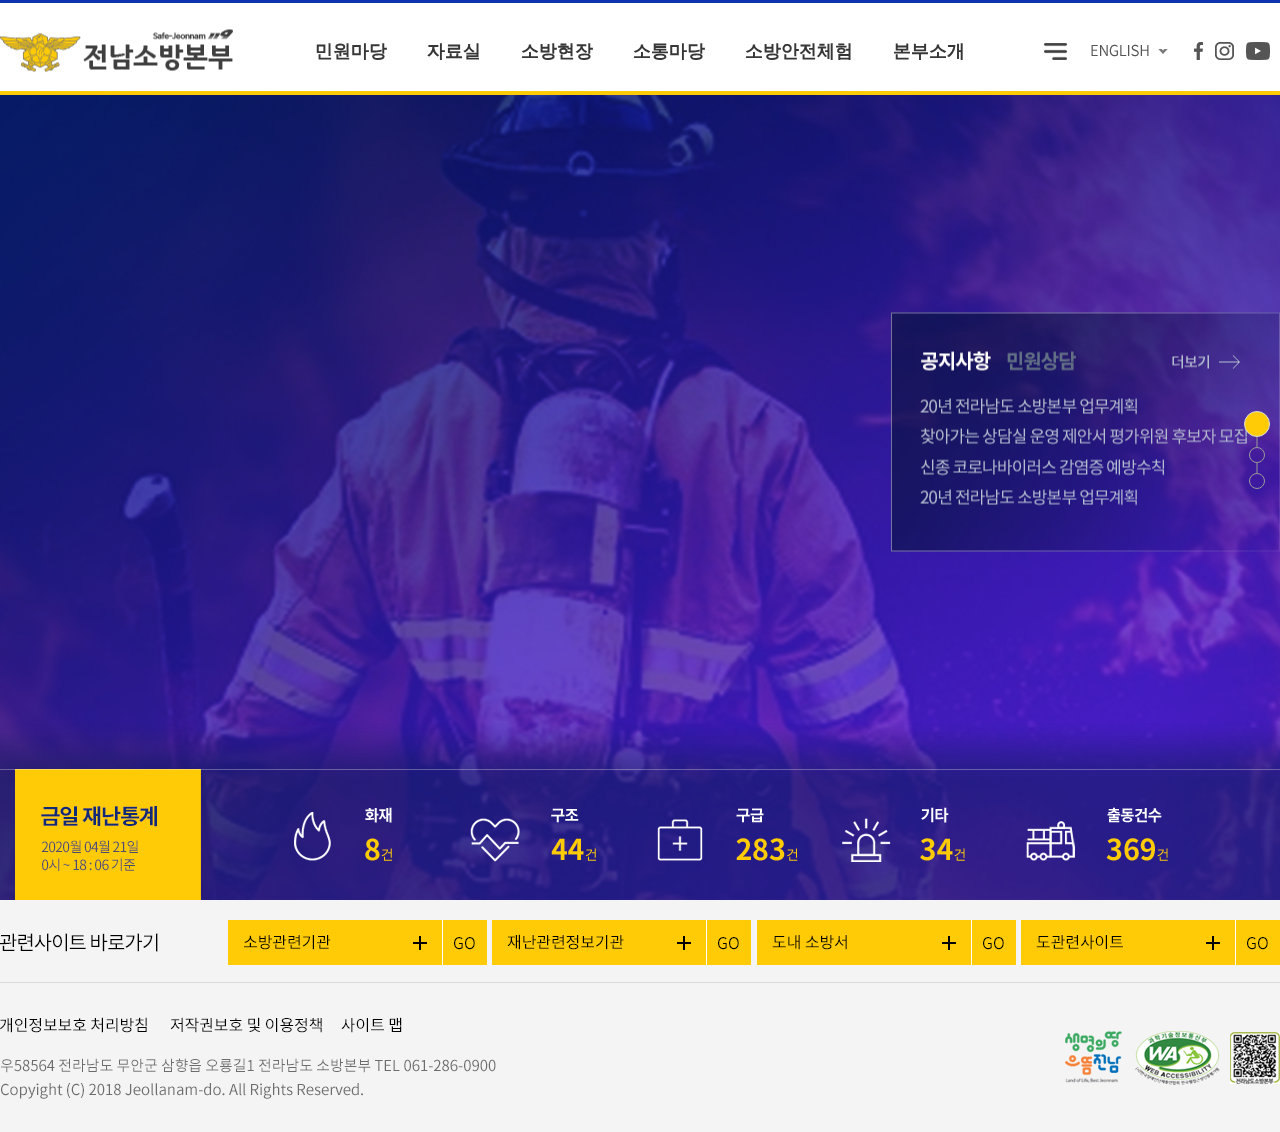
<file: jnsobang/main.html>
<!DOCTYPE html>
<html lang="en">

<head>
    <meta charset="UTF-8">
    <meta name="viewport" content="width=device-width, initial-scale=1.0">
    <title>전남소방본부1</title>
    <link rel="stylesheet" href="css/base.css">
    <link rel="stylesheet" href="css/index.css">
    <link rel="stylesheet" href="css/swiper-bundle.min.css">
</head>

<body>
    <header id="header">
        <div class="inner">
            <h1><a href="main2.html"><i class="blind">전남소방본부</i></a></h1>
            <nav id="nav" class="nav">
                <ul class="gnb">
                    <li>
                        <a class="depth1_click" href="">민원마당</a>
                        <div class="depth2_menu">
                            <ul class="depth2">
                                <li><a>민원안내</a></li>
                                <li><a>민원상담</a></li>
                                <li><a>불법행위신고</a></li>
                                <li><a>화재피해주민지원</a></li>
                                <li><a>화재배상책임보험</a></li>
                            </ul>
                        </div>
                    </li>
                    <li>
                        <a class="depth1_click" href="">자료실</a>
                        <div class="depth2_menu">
                            <ul class="depth2">
                                <li><a>분야별정보</a></li>
                                <li><a>보도자료</a></li>
                                <li><a>소방통계자료</a></li>
                                <li><a>법령정보</a></li>
                                <li><a>재난행동요령</a></li>
                                <li><a>자주찾는서식</a></li>
                                <li><a>홍보자료</a></li>
                                <li><a></a></li>
                            </ul>
                        </div>
                    </li>
                    <li>
                        <a class="depth1_click" href="">소방현장</a>
                        <div class="depth2_menu">
                            <ul class="depth2">
                                <li><a>소방활동상황</a></li>
                                <li><a>포토갤러리</a></li>
                            </ul>
                        </div>
                    </li>
                    <li>
                        <a class="depth1_click" href="">소통마당</a>
                        <div class="depth2_menu">
                            <ul class="depth2">
                                <li><a>공지사항</a></li>
                                <li><a>시험/채용</a></li>
                                <li><a>고시/공고</a></li>
                                <li><a>감사/정보공개</a></li>
                                <li><a>자유게시판</a></li>
                                <li><a>칭찬합시다</a></li>
                                <li><a>사이버추모관</a></li>
                            </ul>
                        </div>
                    </li>
                    <li>
                        <a class="depth1_click" href="">소방안전체험</a>
                    </li>
                    <li>
                        <a class="depth1_click" href="">본부소개</a>
                        <div class="depth2_menu">
                            <ul class="depth2">
                                <li><a>인사말</a></li>
                                <li><a>연혁</a></li>
                                <li><a>조직 및 기능</a></li>
                                <li><a>직원소개</a></li>
                                <li><a>지역소방본부</a></li>
                                <li><a>찾아오시는 길</a></li>
                                <li><a></a></li>
                            </ul>
                        </div>
                    </li>
                </ul>
            </nav>
            <img class="util" src="img/header2.png">
        </div>
    </header>

    <div class="swiper-container">
        <div class="swiper-wrapper">
            <div class="swiper-slide main_visual">
                <div class="inner">
                    <div class="visual_left">
                        <ul>
                            <li class="slogan1"><img src="img/visual_04.png"></li>
                            <li class="slogan2"><img src="img/visual_05.png"></li>
                            <li class="slogan3"><img src="img/visual_06.png"></li>
                            <li class="slogan4"><img src="img/visual_07.png"></li>
                        </ul>
                        <img class="slogan5" src="img/visual_08.png">
                    </div>
                    <div class="visual_right">
                        <img src="img/visual_02.png">
                    </div>
                </div>
                <div class="visual_bottom">
                    <img src="img/visual_01.png">
                </div>
            </div>
            <div class="swiper-slide section1">
                <img src="img/section1.png">
            </div>
            <div class="swiper-slide section2">
                <img src="img/section2.png">
            </div>
        </div>
        <div class="swiper-pagination"></div>
    </div>

    <footer>
        <img src="img/footer.png">
    </footer>
    <script src="js/jquery-1.12.4.js"></script>
    <script src="js/swiper-bundle.min.js"></script>
    <script>
        var swiper = new Swiper('.swiper-container', {
            direction: 'vertical',
            slidesPerView: 1,
            spaceBetween: 30,
            mousewheel: true,
            pagination: {
                el: '.swiper-pagination',
                clickable: true,
            },
        });
    </script>
    <script>
        $(function(){
            $(".gnb li").hover(function(){
            $(".depth2_menu", this).slideDown(100);
            }, function(){
            $(".depth2_menu", this).stop().slideUp(100);
            });
        });
    </script>
    <script>
        setTimeout(function(){
            $('.slogan1').addClass('ani');
        }, 1000)
        setTimeout(function(){
            $('.slogan2').addClass('ani');
        }, 2000)
        setTimeout(function(){
            $('.slogan3').addClass('ani');
        }, 3000)
        setTimeout(function(){
            $('.slogan4').addClass('ani');
        }, 4000)
        setTimeout(function(){
            $('.slogan5').addClass('ani');
        }, 5000)
    </script>
</body>
</html>
</file>
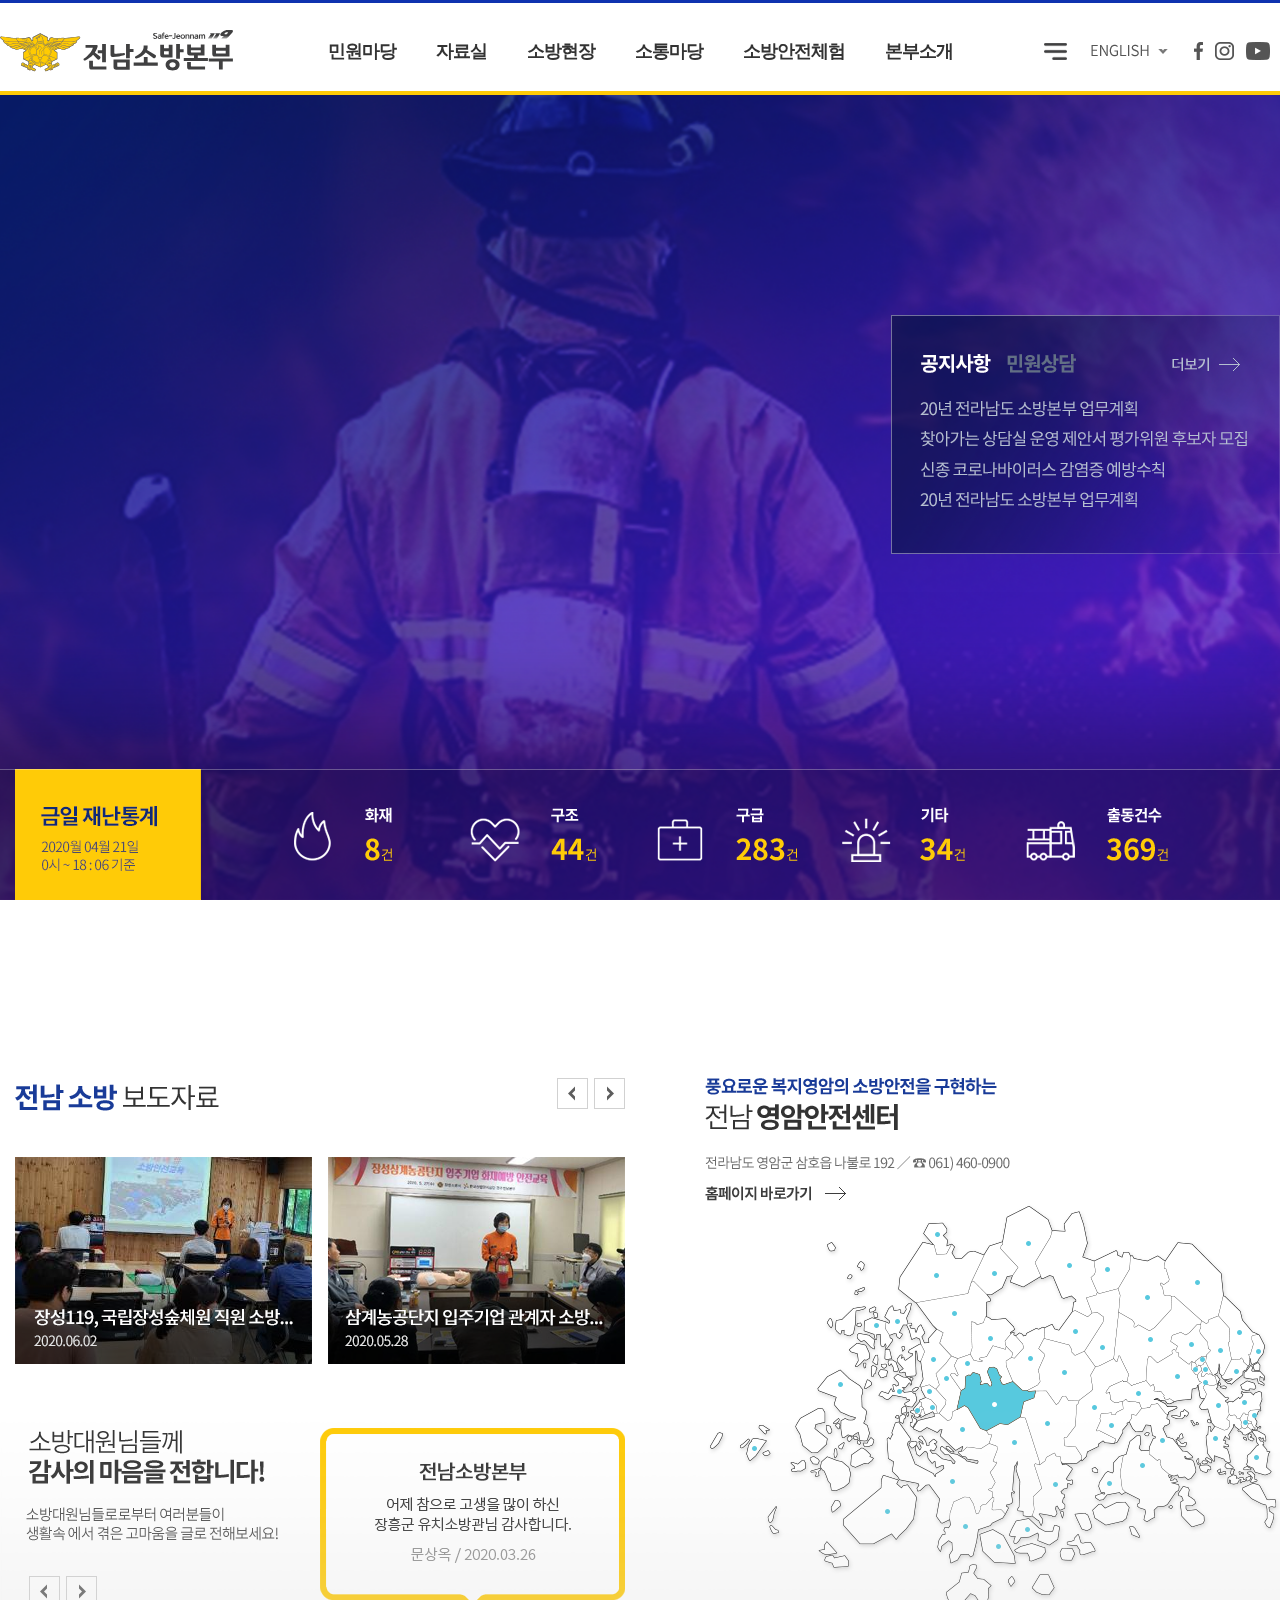
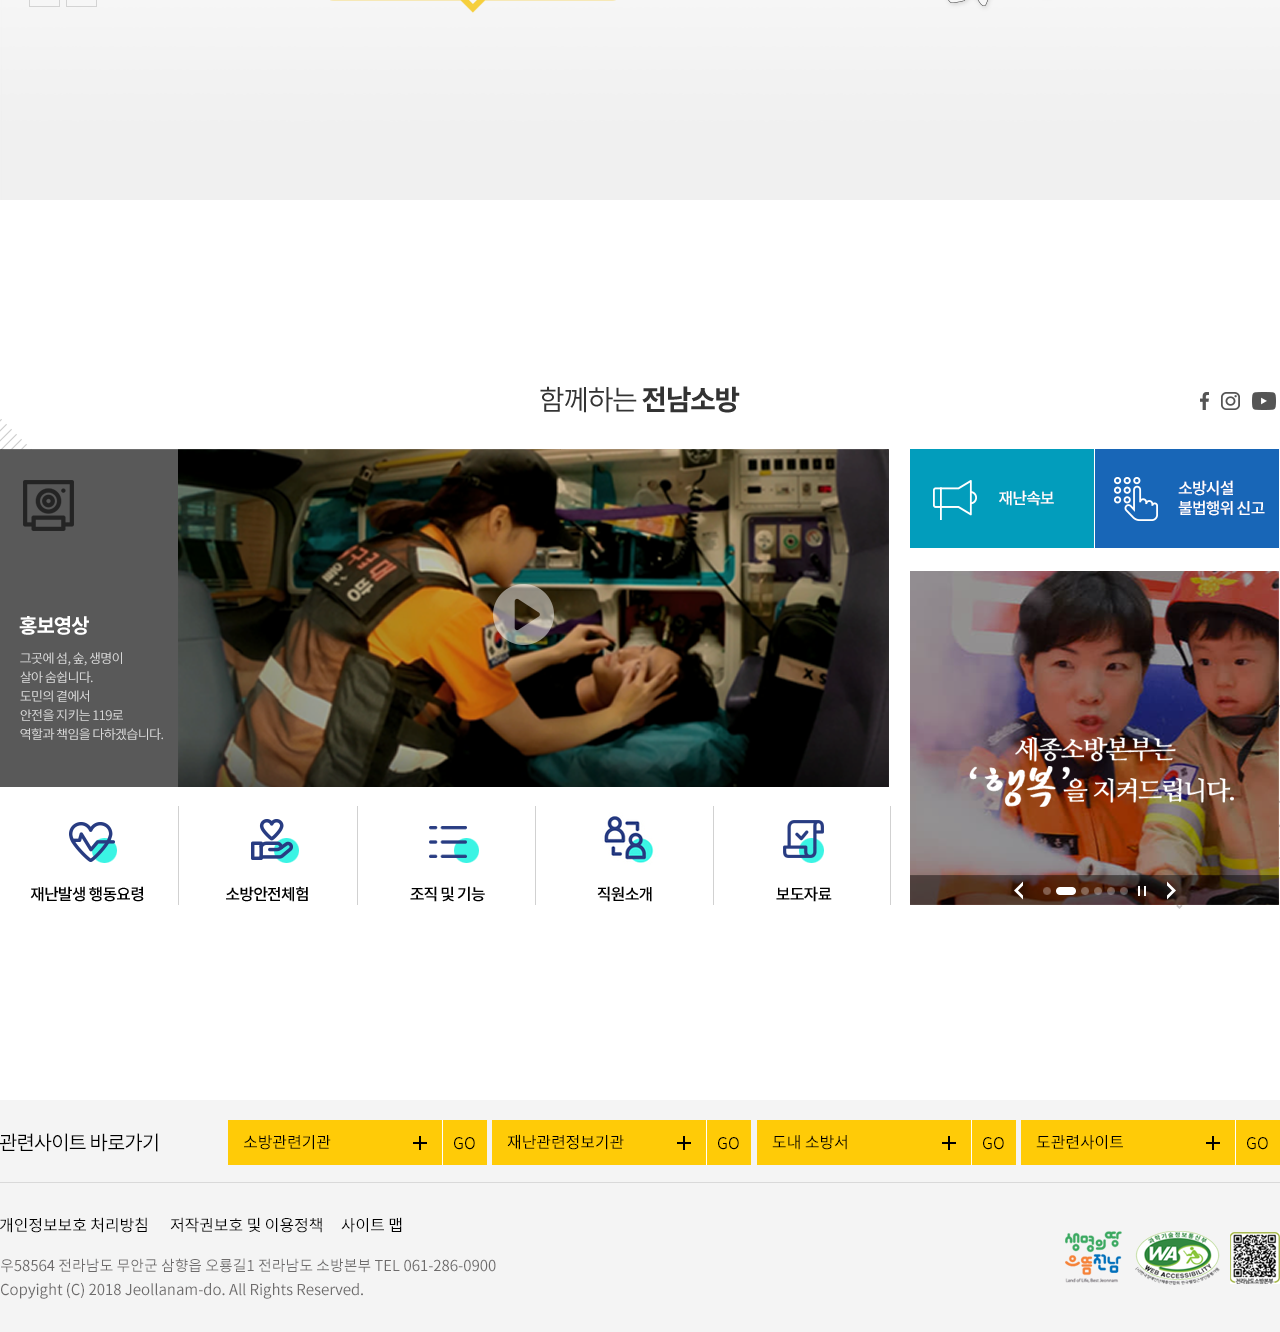
<file: jnsobang2/main1_ver1.html>
<!DOCTYPE html>
<html lang="en">

<head>
    <meta charset="UTF-8">
    <meta name="viewport" content="width=device-width, initial-scale=1.0">
    <title>전남소방본부1</title>
    <link rel="stylesheet" href="css/base.css">
    <link rel="stylesheet" href="css/index1_1.css">
    <link rel="stylesheet" href="css/swiper-bundle.min.css">
</head>

<body>
    <header id="header">
        <div class="inner">
            <h1><a href="main2.html"><i class="blind">전남소방본부</i></a></h1>
            <nav id="nav" class="nav">
                <ul class="gnb">
                    <li>
                        <a class="depth1_click" href="">민원마당</a>
                        <div class="depth2_menu">
                            <ul class="depth2">
                                <li><a>민원안내</a></li>
                                <li><a>민원상담</a></li>
                                <li><a>불법행위신고</a></li>
                                <li><a>화재피해주민지원</a></li>
                                <li><a>화재배상책임보험</a></li>
                            </ul>
                        </div>
                    </li>
                    <li>
                        <a class="depth1_click" href="">자료실</a>
                        <div class="depth2_menu">
                            <ul class="depth2">
                                <li><a>분야별정보</a></li>
                                <li><a>보도자료</a></li>
                                <li><a>소방통계자료</a></li>
                                <li><a>법령정보</a></li>
                                <li><a>재난행동요령</a></li>
                                <li><a>자주찾는서식</a></li>
                                <li><a>홍보자료</a></li>
                                <li><a></a></li>
                            </ul>
                        </div>
                    </li>
                    <li>
                        <a class="depth1_click" href="">소방현장</a>
                        <div class="depth2_menu">
                            <ul class="depth2">
                                <li><a>소방활동상황</a></li>
                                <li><a>포토갤러리</a></li>
                            </ul>
                        </div>
                    </li>
                    <li>
                        <a class="depth1_click" href="">소통마당</a>
                        <div class="depth2_menu">
                            <ul class="depth2">
                                <li><a>공지사항</a></li>
                                <li><a>시험/채용</a></li>
                                <li><a>고시/공고</a></li>
                                <li><a>감사/정보공개</a></li>
                                <li><a>자유게시판</a></li>
                                <li><a>칭찬합시다</a></li>
                                <li><a>사이버추모관</a></li>
                            </ul>
                        </div>
                    </li>
                    <li>
                        <a class="depth1_click" href="">소방안전체험</a>
                    </li>
                    <li>
                        <a class="depth1_click" href="">본부소개</a>
                        <div class="depth2_menu">
                            <ul class="depth2">
                                <li><a>인사말</a></li>
                                <li><a>연혁</a></li>
                                <li><a>조직 및 기능</a></li>
                                <li><a>직원소개</a></li>
                                <li><a>지역소방본부</a></li>
                                <li><a>찾아오시는 길</a></li>
                                <li><a></a></li>
                            </ul>
                        </div>
                    </li>
                </ul>
            </nav>
            <img class="util" src="img/header2.png">
        </div>
    </header>


    <div class="main_visual">
        <div class="inner">
            <div class="visual_left">
                <ul>
                    <li class="slogan1"><img src="img/visual_04.png"></li>
                    <li class="slogan2"><img src="img/visual_05.png"></li>
                    <li class="slogan3"><img src="img/visual_06.png"></li>
                    <li class="slogan4"><img src="img/visual_07.png"></li>
                </ul>
                <img class="slogan5" src="img/visual_08.png">
            </div>
            <div class="visual_right">
                <img src="img/visual_02.png">
            </div>
            
        </div>
        <div class="visual_bottom"></div>

        <div class="swiper-container">
            <div class="swiper-wrapper">
                <div class="swiper-slide main_bg1"></div>
                <div class="swiper-slide main_bg2"></div>
            </div>
            <!-- Add Arrows -->
            <div class="arrows_inner">
                <div class="swiper-button-next">
                    <img src="img/visual_right.png">
                </div>
                <div class="swiper-button-prev">
                    <img src="img/visual_left.png">
                </div>
            </div>
        </div>

    </div>
    <div class="section1">
        <img src="img/section1.png">
    </div>
    <div class="section2">
        <img src="img/section2.png">
    </div>
        


    <footer>
        <img src="img/footer.png">
    </footer>

    <script src="js/jquery-1.12.4.js"></script>
    <script src="js/swiper-bundle.min.js"></script>
    <script>
        var swiper = new Swiper('.swiper-container', {
            navigation: {
                nextEl: '.swiper-button-next',
                prevEl: '.swiper-button-prev',
            },
        });
      </script>
    <script>
        $(function(){
            $(".gnb li").hover(function(){
            $(".depth2_menu", this).slideDown(100);
            }, function(){
            $(".depth2_menu", this).stop().slideUp(100);
            });
        });
    </script>
    <script>
        setTimeout(function(){
            $('.slogan1').addClass('ani');
        }, 1000)
        setTimeout(function(){
            $('.slogan2').addClass('ani');
        }, 2000)
        setTimeout(function(){
            $('.slogan3').addClass('ani');
        }, 3000)
        setTimeout(function(){
            $('.slogan4').addClass('ani');
        }, 4000)
        setTimeout(function(){
            $('.slogan5').addClass('ani');
        }, 5000)
    </script>
</body>
</html>
</file>
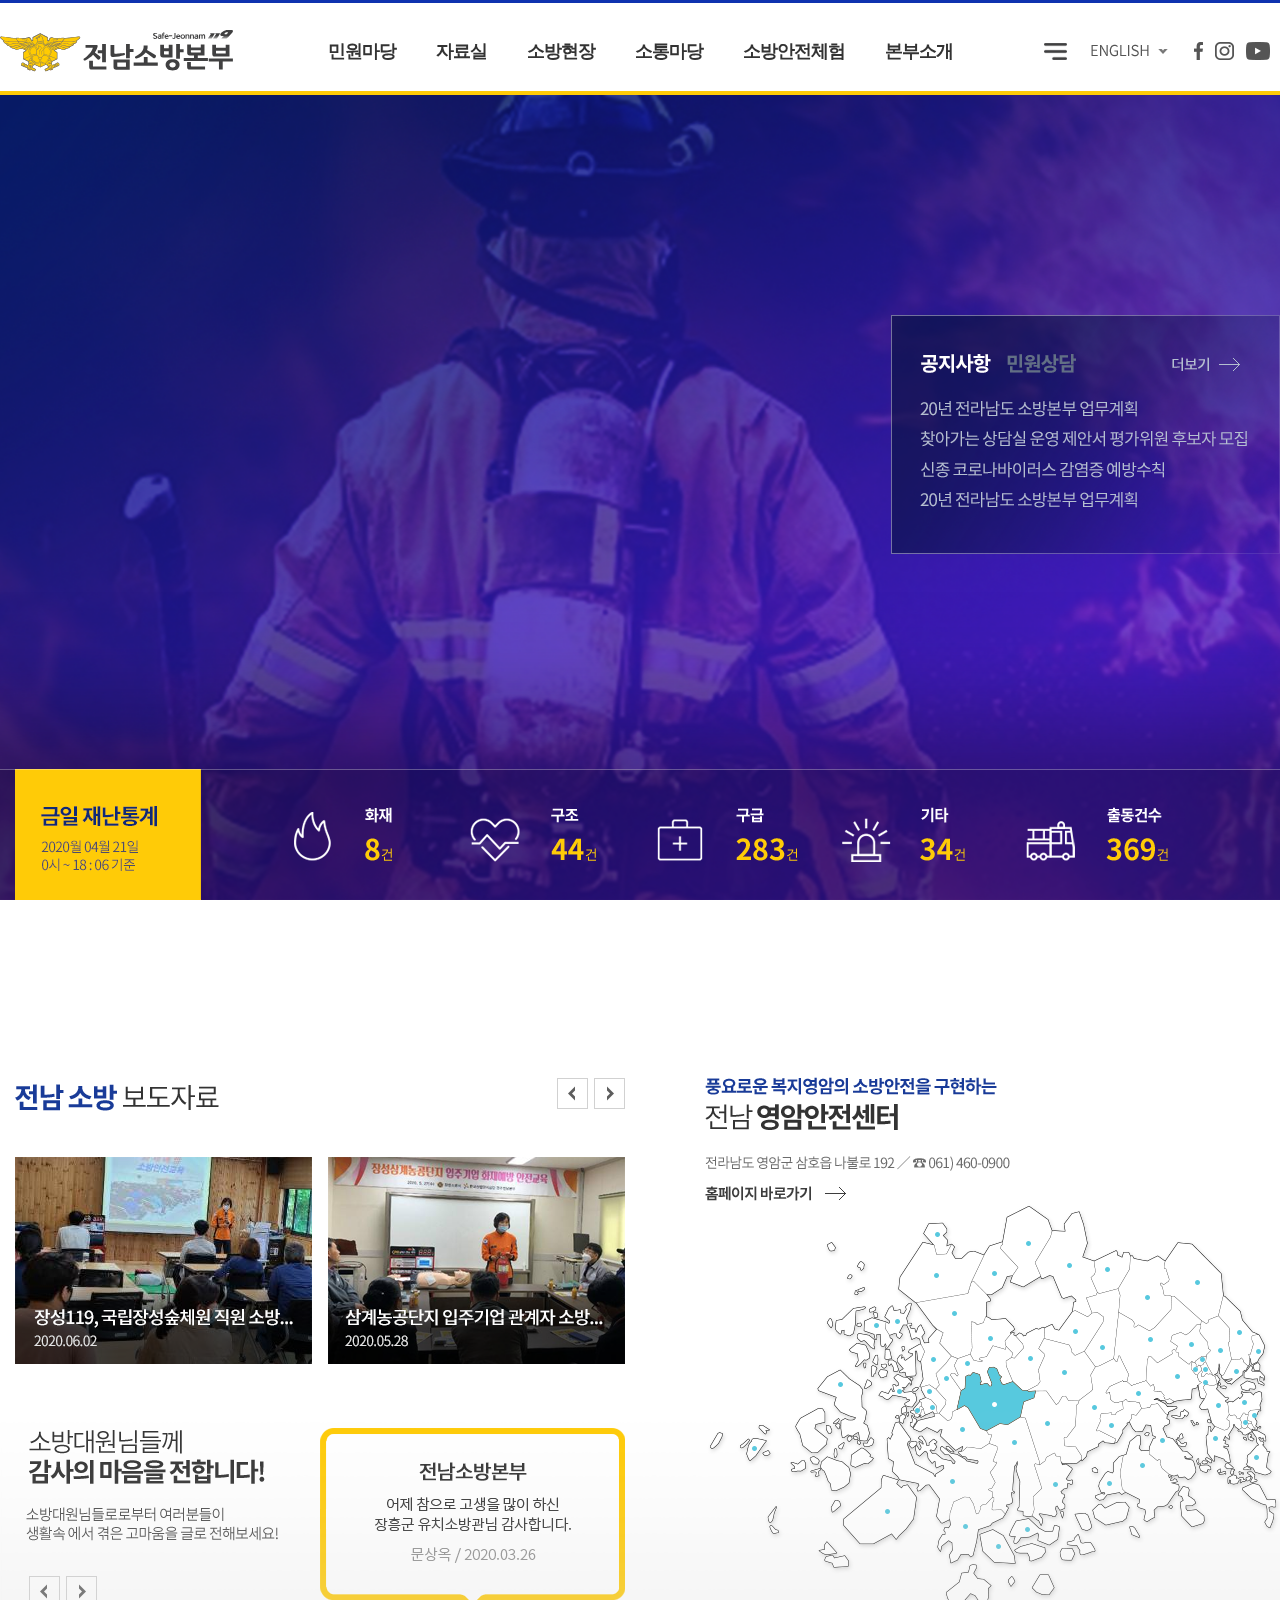
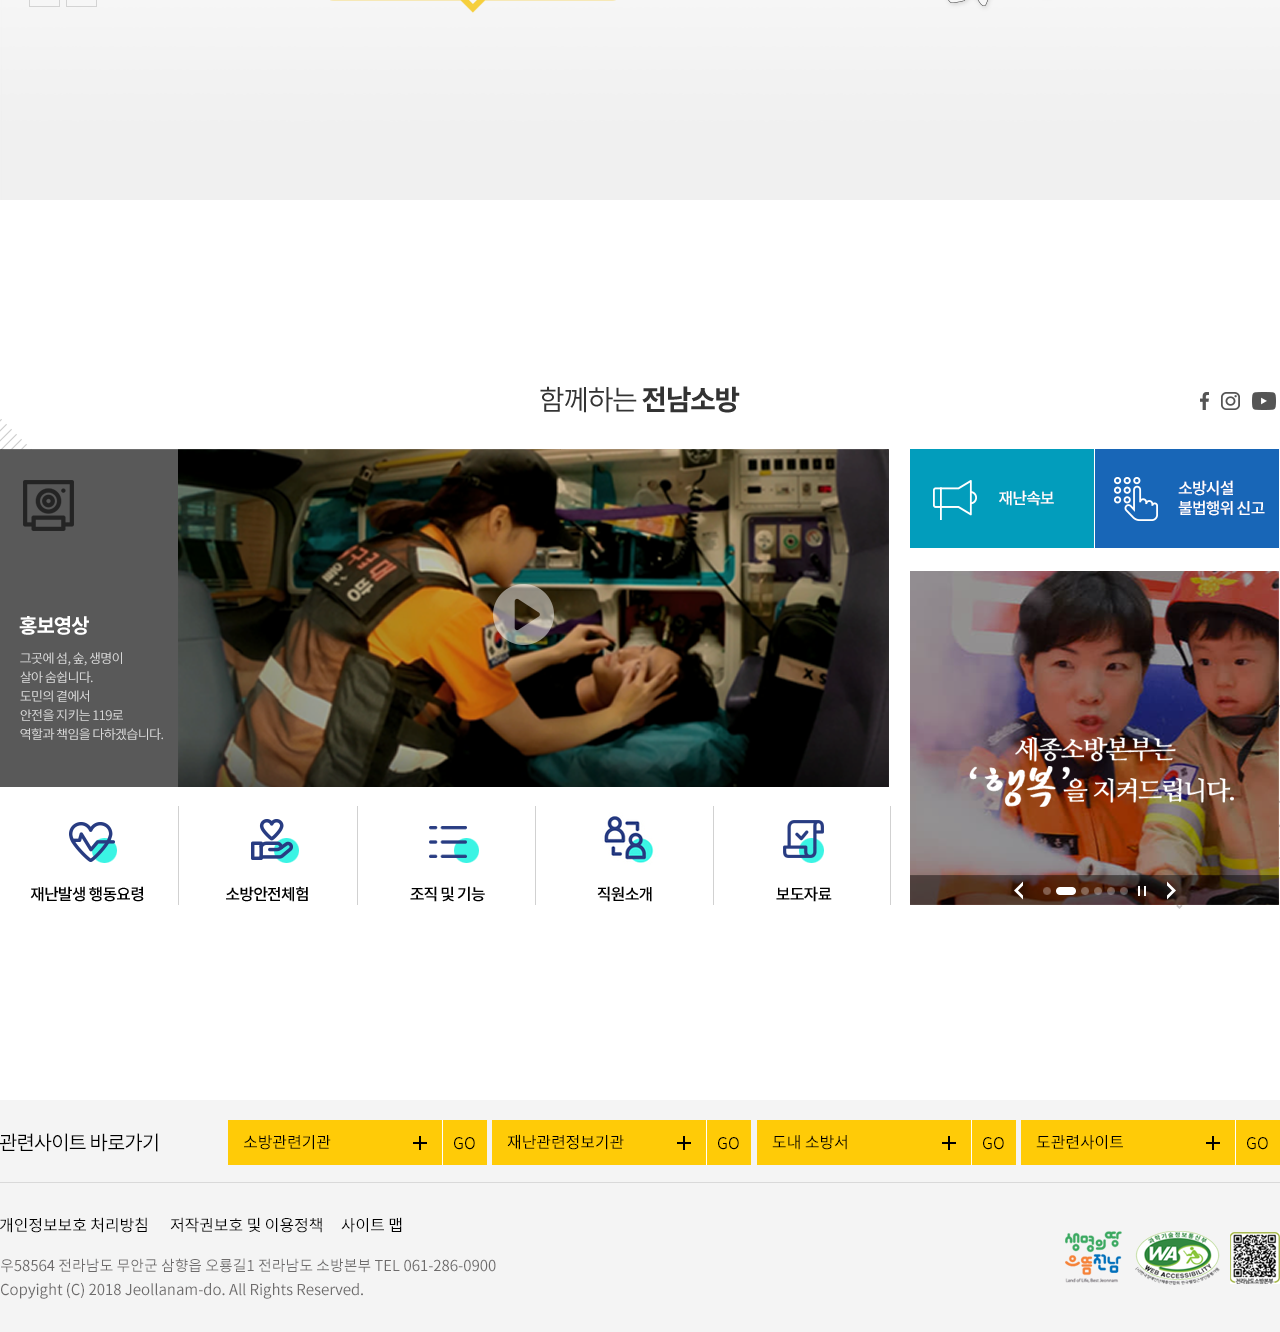
<file: jnsobang2/main1_ver2.html>
<!DOCTYPE html>
<html lang="en">

<head>
    <meta charset="UTF-8">
    <meta name="viewport" content="width=device-width, initial-scale=1.0">
    <title>전남소방본부1</title>
    <link rel="stylesheet" href="css/base.css">
    <link rel="stylesheet" href="css/index1_2.css">
    <link rel="stylesheet" href="css/swiper-bundle.min.css">
</head>

<body>
    <header id="header">
        <div class="inner">
            <h1><a href="main2.html"><i class="blind">전남소방본부</i></a></h1>
            <nav id="nav" class="nav">
                <ul class="gnb">
                    <li>
                        <a class="depth1_click" href="">민원마당</a>
                        <div class="depth2_menu">
                            <ul class="depth2">
                                <li><a>민원안내</a></li>
                                <li><a>민원상담</a></li>
                                <li><a>불법행위신고</a></li>
                                <li><a>화재피해주민지원</a></li>
                                <li><a>화재배상책임보험</a></li>
                            </ul>
                        </div>
                    </li>
                    <li>
                        <a class="depth1_click" href="">자료실</a>
                        <div class="depth2_menu">
                            <ul class="depth2">
                                <li><a>분야별정보</a></li>
                                <li><a>보도자료</a></li>
                                <li><a>소방통계자료</a></li>
                                <li><a>법령정보</a></li>
                                <li><a>재난행동요령</a></li>
                                <li><a>자주찾는서식</a></li>
                                <li><a>홍보자료</a></li>
                                <li><a></a></li>
                            </ul>
                        </div>
                    </li>
                    <li>
                        <a class="depth1_click" href="">소방현장</a>
                        <div class="depth2_menu">
                            <ul class="depth2">
                                <li><a>소방활동상황</a></li>
                                <li><a>포토갤러리</a></li>
                            </ul>
                        </div>
                    </li>
                    <li>
                        <a class="depth1_click" href="">소통마당</a>
                        <div class="depth2_menu">
                            <ul class="depth2">
                                <li><a>공지사항</a></li>
                                <li><a>시험/채용</a></li>
                                <li><a>고시/공고</a></li>
                                <li><a>감사/정보공개</a></li>
                                <li><a>자유게시판</a></li>
                                <li><a>칭찬합시다</a></li>
                                <li><a>사이버추모관</a></li>
                            </ul>
                        </div>
                    </li>
                    <li>
                        <a class="depth1_click" href="">소방안전체험</a>
                    </li>
                    <li>
                        <a class="depth1_click" href="">본부소개</a>
                        <div class="depth2_menu">
                            <ul class="depth2">
                                <li><a>인사말</a></li>
                                <li><a>연혁</a></li>
                                <li><a>조직 및 기능</a></li>
                                <li><a>직원소개</a></li>
                                <li><a>지역소방본부</a></li>
                                <li><a>찾아오시는 길</a></li>
                                <li><a></a></li>
                            </ul>
                        </div>
                    </li>
                </ul>
            </nav>
            <img class="util" src="img/header2.png">
        </div>
    </header>


    <div class="main_visual">
        <div class="inner">
            <div class="visual_left">
                <ul>
                    <li class="slogan1"><img src="img/visual_04.png"></li>
                    <li class="slogan2"><img src="img/visual_05.png"></li>
                    <li class="slogan3"><img src="img/visual_06.png"></li>
                    <li class="slogan4"><img src="img/visual_07.png"></li>
                </ul>
                <img class="slogan5" src="img/visual_08.png">
            </div>
            <div class="visual_right">
                <img src="img/visual_02.png">
            </div>
            
        </div>
        <div class="visual_bottom"></div>

        <div class="swiper-container">
            <div class="swiper-wrapper">
                <div class="swiper-slide main_bg1"></div>
                <div class="swiper-slide main_bg2"></div>
            </div>
            <!-- Add Arrows -->
            <div class="arrows_inner">
                <div class="swiper-button-next">
                    <img src="img/visual_right.png">
                </div>
                <div class="swiper-button-prev">
                    <img src="img/visual_left.png">
                </div>
            </div>
        </div>

    </div>
    <div class="section1">
        <img src="img/section1.png">
    </div>
    <div class="section2">
        <img src="img/section2.png">
    </div>
        


    <footer>
        <img src="img/footer.png">
    </footer>

    <script src="js/jquery-1.12.4.js"></script>
    <script src="js/swiper-bundle.min.js"></script>
    <script>
        var swiper = new Swiper('.swiper-container', {
            navigation: {
                nextEl: '.swiper-button-next',
                prevEl: '.swiper-button-prev',
            },
        });
      </script>
    <script>
        $(function(){
            $(".gnb li").hover(function(){
            $(".depth2_menu", this).slideDown(100);
            }, function(){
            $(".depth2_menu", this).stop().slideUp(100);
            });
        });
    </script>
    <script>
        setTimeout(function(){
            $('.slogan1').addClass('ani');
        }, 1000)
        setTimeout(function(){
            $('.slogan2').addClass('ani');
        }, 2000)
        setTimeout(function(){
            $('.slogan3').addClass('ani');
        }, 3000)
        setTimeout(function(){
            $('.slogan4').addClass('ani');
        }, 4000)
        setTimeout(function(){
            $('.slogan5').addClass('ani');
        }, 5000)
    </script>
</body>
</html>
</file>
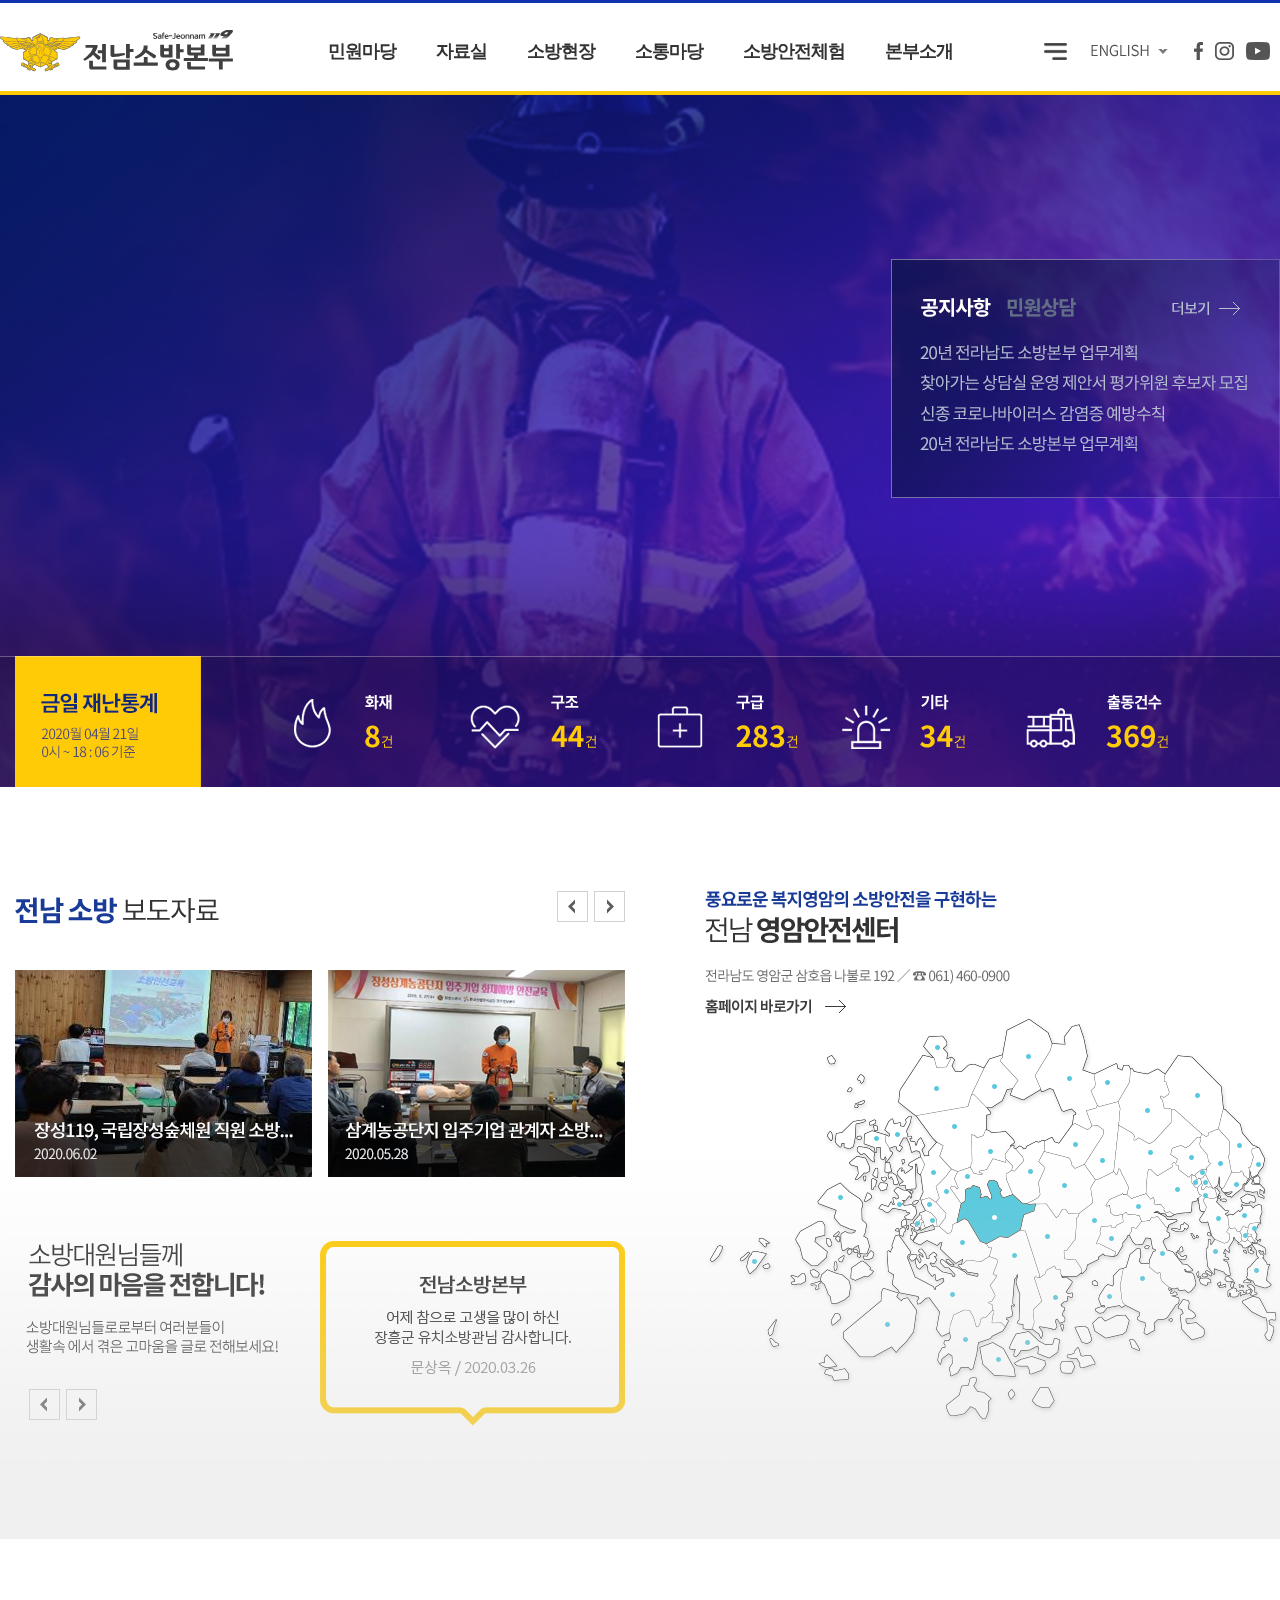
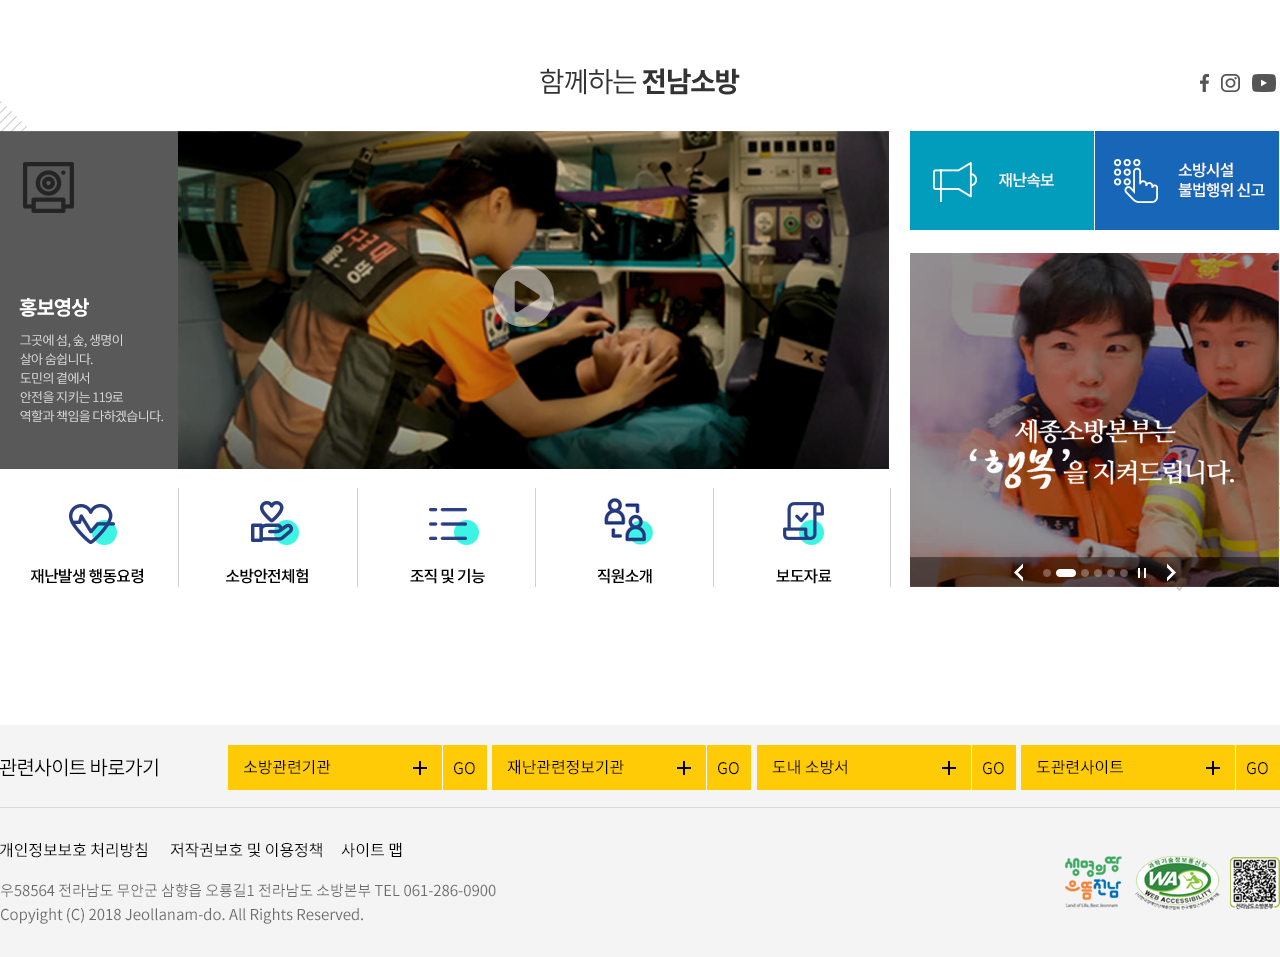
<file: jnsobang3/main1_ver1.html>
<!DOCTYPE html>
<html lang="en">

<head>
    <meta charset="UTF-8">
    <meta name="viewport" content="width=device-width, initial-scale=1.0">
    <title>전남소방본부1</title>
    <link rel="stylesheet" href="css/base.css">
    <link rel="stylesheet" href="css/index1_1.css">
    <link rel="stylesheet" href="css/swiper-bundle.min.css">
</head>

<body>
    <header id="header">
        <div class="inner">
            <h1><a href="main2.html"><i class="blind">전남소방본부</i></a></h1>
            <nav id="nav" class="nav">
                <ul class="gnb">
                    <li>
                        <a class="depth1_click" href="">민원마당</a>
                        <div class="depth2_menu">
                            <ul class="depth2">
                                <li><a>민원안내</a></li>
                                <li><a>민원상담</a></li>
                                <li><a>불법행위신고</a></li>
                                <li><a>화재피해주민지원</a></li>
                                <li><a>화재배상책임보험</a></li>
                            </ul>
                        </div>
                    </li>
                    <li>
                        <a class="depth1_click" href="">자료실</a>
                        <div class="depth2_menu">
                            <ul class="depth2">
                                <li><a>분야별정보</a></li>
                                <li><a>보도자료</a></li>
                                <li><a>소방통계자료</a></li>
                                <li><a>법령정보</a></li>
                                <li><a>재난행동요령</a></li>
                                <li><a>자주찾는서식</a></li>
                                <li><a>홍보자료</a></li>
                                <li><a></a></li>
                            </ul>
                        </div>
                    </li>
                    <li>
                        <a class="depth1_click" href="">소방현장</a>
                        <div class="depth2_menu">
                            <ul class="depth2">
                                <li><a>소방활동상황</a></li>
                                <li><a>포토갤러리</a></li>
                            </ul>
                        </div>
                    </li>
                    <li>
                        <a class="depth1_click" href="">소통마당</a>
                        <div class="depth2_menu">
                            <ul class="depth2">
                                <li><a>공지사항</a></li>
                                <li><a>시험/채용</a></li>
                                <li><a>고시/공고</a></li>
                                <li><a>감사/정보공개</a></li>
                                <li><a>자유게시판</a></li>
                                <li><a>칭찬합시다</a></li>
                                <li><a>사이버추모관</a></li>
                            </ul>
                        </div>
                    </li>
                    <li>
                        <a class="depth1_click" href="">소방안전체험</a>
                    </li>
                    <li>
                        <a class="depth1_click" href="">본부소개</a>
                        <div class="depth2_menu">
                            <ul class="depth2">
                                <li><a>인사말</a></li>
                                <li><a>연혁</a></li>
                                <li><a>조직 및 기능</a></li>
                                <li><a>직원소개</a></li>
                                <li><a>지역소방본부</a></li>
                                <li><a>찾아오시는 길</a></li>
                                <li><a></a></li>
                            </ul>
                        </div>
                    </li>
                </ul>
            </nav>
            <img class="util" src="img/header2.png">
        </div>
    </header>


    <div class="main_visual">
        <div class="inner">
            <div class="visual_left">
                <ul>
                    <li class="slogan1"><img src="img/visual_04.png"></li>
                    <li class="slogan2"><img src="img/visual_05.png"></li>
                    <li class="slogan3"><img src="img/visual_06.png"></li>
                    <li class="slogan4"><img src="img/visual_07.png"></li>
                </ul>
                <img class="slogan5" src="img/visual_08.png">
            </div>
            <div class="visual_right">
                <img src="img/visual_02.png">
            </div>
            
        </div>
        <div class="visual_bottom"></div>

        <div class="swiper-container">
            <div class="swiper-wrapper">
                <div class="swiper-slide main_bg1"></div>
                <div class="swiper-slide main_bg2"></div>
            </div>
            <!-- Add Arrows -->
            <!-- <div class="arrows_inner">
                <div class="swiper-button-next">
                    <img src="img/visual_right.png">
                </div>
                <div class="swiper-button-prev">
                    <img src="img/visual_left.png">
                </div>
            </div> -->
        </div>

    </div>
    <div class="section1">
        <img src="img/section1.png">
    </div>
    <div class="section2">
        <img src="img/section2.png">
    </div>
        


    <footer>
        <img src="img/footer.png">
    </footer>

    <script src="js/jquery-1.12.4.js"></script>
    <script src="js/swiper-bundle.min.js"></script>
    <script>
        var swiper = new Swiper('.swiper-container', {
            // navigation: {
            //     nextEl: '.swiper-button-next',
            //     prevEl: '.swiper-button-prev',
            // },
            autoplay: {
                delay: 7000
            },
            loop: true,
        });
      </script>
    <script>
        $(function(){
            $(".gnb li").hover(function(){
            $(".depth2_menu", this).slideDown(100);
            }, function(){
            $(".depth2_menu", this).stop().slideUp(100);
            });
        });
    </script>
    <script>
        setTimeout(function(){
            $('.slogan1').addClass('ani');
        }, 1000)
        setTimeout(function(){
            $('.slogan2').addClass('ani');
        }, 2000)
        setTimeout(function(){
            $('.slogan3').addClass('ani');
        }, 3000)
        setTimeout(function(){
            $('.slogan4').addClass('ani');
        }, 4000)
        setTimeout(function(){
            $('.slogan5').addClass('ani');
        }, 5000)
    </script>
</body>
</html>
</file>
<file: css/common.css>
body {
  background-color: #f3f3f3;
  overflow-x: hidden;
}

h1 {
  position: fixed;
  left: 40px;
  z-index: 20;
  margin-top: 25px;
}

h1 img {
  width: 50px;
}

header {
  position: absolute;
  top: 0;
  width: 100%;
  font-size: 0;
}

header .all {
  position: fixed;
  right: 30px;
  top: 30px;
  z-index: 100;
  display: block;
  width: 32px;
  height: 14px;
  border-top: 2px solid #000;
  border-bottom: 2px solid #000;
  color: transparent;
  cursor: pointer;
}

header .all:before {
  content: '';
  position: absolute;
  left: 0;
  top: 50%;
  margin-top: -1px;
  width: 100%;
  height: 2px;
  background-color: #000;
}

header .all.hidden {
  display: none;
}

header .nav {
  position: absolute;
  top: -100vh;
  z-index: 101;
  width: 100%;
  height: 100vh;
  background-color: #000;
}

header .nav.on {
  -webkit-transition: 1s;
  transition: 1s;
  top: 0;
  right: 0;
  background-color: rgba(0, 0, 0, 0.8);
  -webkit-box-sizing: border-box;
          box-sizing: border-box;
}

header .nav.on nav {
  display: -webkit-box;
  display: -ms-flexbox;
  display: flex;
  height: 100vh;
  -webkit-box-pack: center;
      -ms-flex-pack: center;
          justify-content: center;
  -webkit-box-align: center;
      -ms-flex-align: center;
          align-items: center;
}

header .nav.on nav li {
  text-align: center;
  margin-bottom: 50px;
}

header .nav.on nav li a {
  font-size: 40px;
  line-height: 30px;
  font-weight: 700;
  color: #fff;
}

header .nav.on .close {
  position: fixed;
  top: 24px;
  right: 30px;
  width: 32px;
  height: 32px;
  color: transparent;
}

header .nav.on .close:before {
  content: '';
  position: absolute;
  top: 0;
  left: 45%;
  width: 2px;
  height: 100%;
  background: #fff;
  -webkit-transform: rotate(45deg);
          transform: rotate(45deg);
}

header .nav.on .close:after {
  content: '';
  position: absolute;
  top: 0;
  left: 45%;
  width: 2px;
  height: 100%;
  background: #fff;
  -webkit-transform: rotate(-45deg);
          transform: rotate(-45deg);
}

.scroll {
  position: absolute;
  bottom: 40px;
  left: 50%;
  -webkit-transform: translateX(-50%);
          transform: translateX(-50%);
  font-size: 1.2rem;
}

.scroll img {
  width: 45px;
  opacity: 0.4;
  -webkit-animation: ani ease-in-out 1.2s infinite alternate;
          animation: ani ease-in-out 1.2s infinite alternate;
}

.bg__color {
  background-color: #f3f3f3;
}

.wrap {
  overflow: visible;
  width: 1300px;
  height: 100vh;
  margin: 0 auto;
  background: repeating-linear-gradient(90deg, rgba(90, 90, 90, 0.1) 1px, rgba(90, 90, 90, 0.1) 2px, #f3f3f3 1px, #f3f3f3 650px);
}

.persona {
  background: #0a3699;
  color: #fff;
}

.persona .persona__wrap {
  width: 50%;
  margin: 0 auto;
  padding-bottom: 100px;
}

.persona .persona__wrap > img {
  position: relative;
  left: -200px;
  top: 110px;
}

.persona .persona__wrap .tit {
  position: relative;
  padding: 0px 0px 100px 0px;
  font-size: 2.5rem;
  font-weight: 500;
}

.persona .persona__wrap .box .subtit {
  padding-bottom: 15px;
  font-size: 1.3rem;
  font-weight: 700;
  text-align: left;
}

.persona .persona__wrap .box .desc {
  font-size: 1rem;
  line-height: 2.7rem;
  font-weight: 100;
}

.persona .persona__wrap .box .persona__inbox {
  margin: 30px 0;
  font-size: 0;
}

.persona .persona__wrap .box .persona__inbox > div {
  width: calc(50% - 16px);
  display: inline-block;
  padding-left: 15px;
  border-left: 1px solid #fff;
}

.persona .persona__wrap .box .persona__inbox > div strong, .persona .persona__wrap .box .persona__inbox > div p {
  font-size: 1rem;
}

.persona .persona__wrap .box + .box {
  margin-top: 100px;
}

.home__wrap {
  position: absolute;
  top: 50%;
  left: 50%;
  -webkit-transform: translate(-50%, -50%);
          transform: translate(-50%, -50%);
  color: #000;
  width: 1300px;
  font-size: 0;
}

.home__wrap .home__left {
  display: inline-block;
  width: 650px;
  vertical-align: middle;
}

.home__wrap .home__left .home__tit {
  display: block;
  padding-left: 140px;
  font-size: 5.6rem;
  line-height: 6.5rem;
  font-weight: 100;
  color: #4f4e4f;
}

.home__wrap .home__left .home__tit b {
  color: #000;
}

.home__wrap .home__left .home__desc {
  display: block;
  margin: 35px 0 0 140px;
  width: 540px;
  font-size: 1.1rem;
  line-height: 2.3rem;
  font-weight: 400;
  color: #4f4e4f;
}

.home__wrap .home__right {
  display: inline-block;
  width: 630px;
  height: 660px;
  vertical-align: middle;
}

.home__wrap .home__right .home__img {
  position: relative;
  width: 520px;
  height: 710px;
  top: 5px;
  left: 53%;
  -webkit-transform: translateX(-50%);
          transform: translateX(-50%);
}

.home__wrap .home__right .home__img:after {
  content: '';
  position: absolute;
  z-index: 2;
  top: 552px;
  right: 14px;
  width: 15px;
  height: 11px;
  background-color: #000;
  -webkit-transform: rotate(-7deg);
          transform: rotate(-7deg);
}

.home__wrap .home__right .home__img .home__right--img {
  position: relative;
  right: 40px;
  z-index: 2;
  width: 610px;
}

.home__wrap .home__right .home__img .home__right--img1 {
  position: absolute;
  top: -98px;
  left: -20px;
  z-index: 1;
  width: 310px;
  -webkit-animation: ani ease-in-out 1.2s infinite alternate;
          animation: ani ease-in-out 1.2s infinite alternate;
}

.home__wrap .home__right .home__img .home__right--img3 {
  position: absolute;
  top: 330px;
  right: -35px;
  z-index: 1;
  width: 120px;
  -webkit-animation: ani ease-in-out 1.2s infinite alternate;
          animation: ani ease-in-out 1.2s infinite alternate;
}

.home__wrap .home__right .home__img .home__right--img4 {
  position: absolute;
  z-index: 0;
  top: 19px;
  z-index: 0;
  right: -43px;
  width: 585px;
}

@-webkit-keyframes ani {
  0% {
    -webkit-transform: translate(0, 0);
            transform: translate(0, 0);
  }
  50% {
    -webkit-transform: translate(0, 10px);
            transform: translate(0, 10px);
  }
  100% {
    -webkit-transform: translate(0, 0px);
            transform: translate(0, 0px);
  }
}

@keyframes ani {
  0% {
    -webkit-transform: translate(0, 0);
            transform: translate(0, 0);
  }
  50% {
    -webkit-transform: translate(0, 10px);
            transform: translate(0, 10px);
  }
  100% {
    -webkit-transform: translate(0, 0px);
            transform: translate(0, 0px);
  }
}

@-webkit-keyframes ani2 {
  0% {
    -webkit-transform: rotateY(-40deg);
            transform: rotateY(-40deg);
  }
  100% {
    -webkit-transform: rotateY(40deg);
            transform: rotateY(40deg);
  }
}

@keyframes ani2 {
  0% {
    -webkit-transform: rotateY(-40deg);
            transform: rotateY(-40deg);
  }
  100% {
    -webkit-transform: rotateY(40deg);
            transform: rotateY(40deg);
  }
}

@-webkit-keyframes ani3 {
  0% {
    -webkit-transform: rotateY(20deg);
            transform: rotateY(20deg);
  }
  100% {
    -webkit-transform: rotateY(-20deg);
            transform: rotateY(-20deg);
  }
}

@keyframes ani3 {
  0% {
    -webkit-transform: rotateY(20deg);
            transform: rotateY(20deg);
  }
  100% {
    -webkit-transform: rotateY(-20deg);
            transform: rotateY(-20deg);
  }
}

.cover_wrap {
  margin: 0 auto;
  height: 100vh;
  background: url(../images/nendo_back.jpg) no-repeat;
  background-size: 100%;
}

.swiper-container {
  overflow: visible !important;
  height: 100vh;
}

.swiper-container .swiper-slide {
  text-align: center;
  font-size: 18px;
  /* Center slide text vertically */
  display: -webkit-box;
  display: -ms-flexbox;
  display: flex;
  -webkit-box-pack: center;
  -ms-flex-pack: center;
  justify-content: center;
  -webkit-box-align: center;
  -ms-flex-align: center;
  align-items: center;
}

.swiper-container .swiper-slide section {
  position: absolute;
  top: 50%;
  left: 50%;
  -webkit-transform: translate(-50%, -60%);
          transform: translate(-50%, -60%);
  width: 1300px;
  text-align: left;
}

.swiper-container .swiper-slide section .section__left {
  float: left;
  width: 50%;
}

.swiper-container .swiper-slide section .section__left .section__tit {
  padding-left: 80px;
  font-size: 2.8rem;
  line-height: 2.8rem;
  font-weight: 700;
}

.swiper-container .swiper-slide section .section__left .section__subtit {
  padding: 45px 0 15px 80px;
  font-size: 1rem;
  line-height: 1rem;
  font-weight: 700;
}

.swiper-container .swiper-slide section .section__left .section__desc {
  padding: 0 0 40px 80px;
  width: 420px;
  font-size: 0.9rem;
  line-height: 2.2rem;
}

.swiper-container .swiper-slide section .section__left .section_btn {
  padding-left: 80px;
  font-size: 0;
}

.swiper-container .swiper-slide section .section__left .section_btn button {
  font-size: 1rem;
  color: #4f4e4f;
  padding: 10px 30px;
  border-radius: 25px;
  text-shadow: 1px 1px 0 #fff;
  -webkit-transition: all 0.2s ease;
  transition: all 0.2s ease;
  -webkit-box-shadow: -6px -6px 14px rgba(255, 255, 255, 0.7), -6px -6px 10px rgba(255, 255, 255, 0.5), 6px 6px 8px rgba(255, 255, 255, 0.075), 5px 5px 10px rgba(0, 0, 0, 0.15);
          box-shadow: -6px -6px 14px rgba(255, 255, 255, 0.7), -6px -6px 10px rgba(255, 255, 255, 0.5), 6px 6px 8px rgba(255, 255, 255, 0.075), 5px 5px 10px rgba(0, 0, 0, 0.15);
}

.swiper-container .swiper-slide section .section__left .section_btn button:hover {
  -webkit-box-shadow: -2px -2px 6px rgba(255, 255, 255, 0.6), -2px -2px 4px rgba(255, 255, 255, 0.4), 2px 2px 2px rgba(255, 255, 255, 0.05), 2px 2px 4px rgba(0, 0, 0, 0.1);
          box-shadow: -2px -2px 6px rgba(255, 255, 255, 0.6), -2px -2px 4px rgba(255, 255, 255, 0.4), 2px 2px 2px rgba(255, 255, 255, 0.05), 2px 2px 4px rgba(0, 0, 0, 0.1);
}

.swiper-container .swiper-slide section .section__left .section_btn button:active {
  -webkit-box-shadow: inset -2px -2px 6px rgba(255, 255, 255, 0.7), inset -2px -2px 4px rgba(255, 255, 255, 0.5), inset 2px 2px 2px rgba(255, 255, 255, 0.075), inset 2px 2px 4px rgba(0, 0, 0, 0.15);
          box-shadow: inset -2px -2px 6px rgba(255, 255, 255, 0.7), inset -2px -2px 4px rgba(255, 255, 255, 0.5), inset 2px 2px 2px rgba(255, 255, 255, 0.075), inset 2px 2px 4px rgba(0, 0, 0, 0.15);
}

.swiper-container .swiper-slide section .section__left .section_btn button + button {
  margin-left: 15px;
}

.swiper-container .swiper-slide section .section__right {
  float: left;
  position: relative;
  width: 48%;
}

.swiper-container .swiper-slide section .section__right img {
  position: absolute;
  top: -80px;
  right: -70px;
  width: 120%;
}

.swiper-container .swiper-slide section:after {
  content: '';
  display: block;
  clear: both;
}

.swiper-pagination {
  right: 30px;
  top: 47%;
}

.swiper-pagination .swiper-pagination-bullet {
  display: block;
}

.swiper-pagination .swiper-pagination-bullet + .swiper-pagination-bullet {
  margin-top: 10px;
}

.swiper-pagination .swiper-pagination-bullet-active {
  background: #666;
}
/*# sourceMappingURL=common.css.map */
</file>
<file: css/profile.css>
.wrap__header {
  overflow: visible;
  margin: 0 auto;
  width: 1300px;
  padding: 150px 0;
  background: repeating-linear-gradient(90deg, rgba(90, 90, 90, 0.1) 1px, rgba(90, 90, 90, 0.1) 2px, #f3f3f3 1px, #f3f3f3 650px);
}

.wrap__header * {
  display: block;
  font-size: 1rem;
  line-height: 1.8rem;
  font-weight: 400;
  font-style: normal;
}

.wrap__header .name {
  padding-bottom: 50px;
  font-size: 5rem;
  line-height: 5rem;
  font-weight: 500;
}

.wrap__header address {
  margin-bottom: 30px;
}

.wrap__header .num, .wrap__header .mail {
  font-weight: 500;
  color: #0a3699;
}

.wrap__header a {
  margin-top: 30px;
}

.wrap__header .face {
  position: absolute;
  top: 100px;
  right: 0;
}

.wrap__header .face img {
  width: 180px;
}

.wrap__extra {
  margin: 0 auto;
  padding: 150px 0;
  width: 100%;
}

.wrap__extra .wrap__cover {
  margin: 0 auto;
  width: 1300px;
}

.wrap__extra .wrap__cover ol {
  margin: 20px 0 0 10px;
}

.wrap__extra .wrap__cover ol li {
  line-height: 2rem;
}

.wrap__extra.bg__white {
  background-color: #fff;
}

.wrap__main {
  overflow: visible;
  margin: 0 auto;
  padding: 150px 0;
  width: 1300px;
  background: repeating-linear-gradient(90deg, rgba(90, 90, 90, 0.1) 1px, rgba(90, 90, 90, 0.1) 2px, #f3f3f3 1px, #f3f3f3 650px);
}

.wrap__main .skill .program li {
  margin-top: 5px;
}

.wrap__main .skill .program strong {
  display: inline-block;
  width: 150px;
  font-size: 1rem;
  line-height: 2rem;
}

.wrap__main .skill .program span {
  display: inline-block;
  font-size: 1rem;
  line-height: 2rem;
}

section + section {
  margin-top: 250px;
}

section .wrap__box {
  margin: 0 auto;
  padding: 0 27px 0 80px;
}

section .wrap__box .tit {
  display: inline-block;
  width: calc((100% - 5px) / 2);
  margin-bottom: 25px;
  font-size: 2rem;
  font-weight: 700;
  vertical-align: top;
}

section .wrap__box .right {
  display: inline-block;
  width: calc((100% - 5px) / 2);
}

section .wrap__box .subtit {
  display: inline-block;
  font-size: 1rem;
  font-weight: 700;
  line-height: 2rem;
}

section .wrap__box .subrole {
  position: relative;
  display: inline-block;
  padding-left: 10px;
  margin-left: 10px;
  font-size: 1rem;
  font-weight: 400;
  line-height: 2rem;
}

section .wrap__box .subrole:after {
  content: '';
  position: absolute;
  left: 0;
  top: 9px;
  width: 1px;
  height: 1rem;
  background-color: #000;
}

section .wrap__box .subrole .team {
  display: inline-block;
  padding-left: 3px;
  font-size: 0.8rem;
}

section .wrap__box em {
  display: block;
  font-size: 0.8rem;
  font-weight: 400;
}

section .wrap__box .desc {
  padding: 0.7rem 1rem;
  margin-top: 1rem;
  background-color: #fff;
  -webkit-box-shadow: 0 0 10px rgba(0, 0, 0, 0.1);
          box-shadow: 0 0 10px rgba(0, 0, 0, 0.1);
}

section .wrap__box .desc p {
  font-size: 1rem;
  line-height: 1.8rem;
}

section .wrap__box .desc span {
  font-size: 1rem;
}

section .wrap__box .desc .desc__skill {
  margin-top: 15px;
}

section .wrap__box > ul {
  font-size: 0;
}

section .wrap__box > ul > li {
  position: relative;
  font-size: 1rem;
}

section .wrap__box > ul > li + li {
  margin-top: 50px;
}
/*# sourceMappingURL=profile.css.map */
</file>
<file: css/project.css>
.sum {
  display: -webkit-box;
  display: -ms-flexbox;
  display: flex;
  height: 100vh;
  background-color: #f3f3f3;
  font-size: 4rem;
  font-weight: 700;
  color: #4f4e4f;
  -webkit-box-align: center;
      -ms-flex-align: center;
          align-items: center;
  -webkit-box-pack: center;
      -ms-flex-pack: center;
          justify-content: center;
}

.wrap__essay {
  background-color: #fff;
  text-align: left;
}

.wrap__essay section {
  padding: 120px 0;
}

.wrap__essay section .wrap__box {
  margin: 0 auto;
  width: 50%;
}

.wrap__essay section .wrap__box .box + .box {
  padding-top: 80px;
}

.wrap__essay section .wrap__box .tit {
  padding-bottom: 50px;
  font-size: 2.5rem;
  font-weight: 700;
  color: #4f4e4f;
}

.wrap__essay section .wrap__box .subtit {
  padding-bottom: 15px;
  font-size: 1.3rem;
  font-weight: 700;
  text-align: left;
  color: #4f4e4f;
}

.wrap__essay section .wrap__box .desc {
  font-size: 1rem;
  line-height: 2.7rem;
  color: #797979;
}

.wrap__essay .bg__gray {
  background-color: #f3f3f3;
}

.wrap__essay .bg__black {
  background-color: #222;
}

.wrap__essay .bg__black .wrap__box div {
  color: rgba(255, 255, 255, 0.9);
}

.wrap__essay .bg__black .wrap__box div .desc {
  font-weight: 300;
}

.wrap__essay .bg__black2 {
  background-color: #000;
}

.wrap__essay .bg__black2 .wrap__box div {
  color: rgba(255, 255, 255, 0.9);
}

.intro.eone .desc + .desc {
  margin-top: 30px;
}

.intro.spin {
  font-size: 0;
}

.intro.spin .wrap__box .box {
  display: inline-block;
  width: 50%;
  vertical-align: top;
}

.intro.spin .wrap__box .box:first-child {
  width: 60%;
  padding-right: 10%;
}

.intro.spin .wrap__box .box:last-child {
  width: 30%;
}

.intro.spin .wrap__box .box + .box {
  padding-top: 0;
}

.intro.spin .wrap__box .box .intro__desc {
  font-size: 1rem;
  line-height: 2.7rem;
  color: #797979;
  word-break: break-all;
}

.intro.spin .wrap__box .box .intro__desc + .intro__desc {
  margin-top: 20px;
}

.intro.spin .wrap__box .box .desctit {
  font-size: 1rem;
  line-height: 2rem;
  font-weight: 700;
  color: #4f4e4f;
}

.intro.spin .wrap__box .box .intro__name {
  font-size: 1rem;
  line-height: 2rem;
  color: #797979;
  word-break: break-all;
  margin-bottom: 20px;
}

.intro.spin .wrap__box .box .desc__date {
  margin-top: 25px;
  font-size: 1rem;
  line-height: 2.7rem;
  color: #797979;
}

.intro.spin .wrap__box .box__left .intro__desc {
  line-height: 2rem;
  margin-bottom: 20px;
}

.understand.eone .caption {
  padding: 30px 0 0 0;
  font-size: 0;
  text-align: center;
}

.understand.eone .caption li {
  position: relative;
  display: inline-block;
  width: calc((100% / 4) - 10px);
  height: 11vw;
  text-align: center;
  background-color: #f3f3f3;
}

.understand.eone .caption li img {
  width: 11vw;
}

.understand.eone .caption li p {
  position: absolute;
  bottom: 10px;
  left: 10px;
  font-size: 0.8rem;
  line-height: 1rem;
  text-align: left;
  color: #797979;
  opacity: 0.7;
}

.understand.eone .caption li + li {
  margin-left: 10px;
}

.understand.eone .caption .caption__img2 {
  text-align: right;
}

.understand.eone .caption img {
  width: 100%;
}

.understand.spin .desc + .desc {
  margin-top: 20px;
}

.understand.spin p {
  font-weight: 700;
}

.understand.spin .understand__img {
  padding: 30px 0;
}

.spinelement img {
  width: 100%;
}

.problem.nendo .caption {
  padding: 2rem 0;
  width: 100%;
  font-size: 0;
}

.problem.nendo .caption .caption__img1 img {
  width: 100%;
}

.problem.nendo .desc + .desc {
  margin-top: 30px;
}

.problem.eone .caption {
  padding: 2rem 0;
  width: 100%;
  font-size: 0;
}

.problem.eone .caption .caption__img1 img {
  width: 100%;
}

.problem.eone .caption .caption__img2 img {
  width: 100%;
}

.problem.eone .desc + .desc {
  margin-top: 30px;
}

.layout .desc + .desc {
  margin-top: 30px;
}

.layout p {
  font-size: 1rem;
  line-height: 2.7rem;
  font-weight: 700;
  color: #797979;
}

.layout p.desc__top {
  margin-top: 40px;
}

.solution.nendo .solution__bg {
  overflow: hidden;
  position: relative;
  margin: 100px 0;
  width: 100%;
  height: 26vw;
  background: url(../images/nendo/nendo_solution-bg3.jpg) no-repeat;
  background-size: 100% auto;
  background-position: center 0;
}

.solution.nendo .solution__bg img {
  position: absolute;
  top: 50%;
  left: 50%;
  -webkit-transform: translate(-50%, -50%);
          transform: translate(-50%, -50%);
  width: 55%;
}

.solution.nendo .column__tit {
  font-size: 1rem;
  color: #4f4e4f;
}

.solution.nendo .column__message {
  padding-bottom: 40px;
  margin-bottom: 50px;
  border: 2px solid red;
}

.solution.nendo .column__message p {
  font-size: 2rem;
  text-align: center;
  color: #797979;
}

.solution.nendo .column__strategy {
  margin-top: 60px;
  text-align: center;
}

.solution.nendo .column__strategy img {
  width: 80%;
}

.solution.eone {
  overflow: hidden;
}

.solution.eone .wrap__box {
  position: relative;
}

.solution.eone .wrap__box .box {
  position: relative;
  z-index: 10;
}

.solution.eone .wrap__box + .wrap__box {
  padding-top: 80px;
  margin-top: 20px;
}

.solution.eone .solution__inbox {
  margin: 30px 0;
  font-size: 0;
}

.solution.eone .solution__inbox > div {
  width: calc(50% - 16px);
  display: inline-block;
  padding-left: 15px;
  border-left: 1px solid rgba(255, 255, 255, 0.5);
}

.solution.eone .solution__inbox > div strong {
  font-size: 1rem;
  font-weight: 700;
}

.solution.eone .solution__inbox > div p {
  font-size: 1rem;
  font-weight: 100;
}

.solution.eone .solution__story {
  position: relative;
  margin: 30px 0 0 0;
  font-size: 1.3rem;
  font-weight: 100;
  line-height: 3rem;
  padding-left: 20px;
}

.solution.eone .solution__story:before {
  content: '';
  position: absolute;
  left: 0;
  width: 1px;
  height: 3rem;
  background-color: rgba(255, 255, 255, 0.5);
}

.solution.eone .solution__bg1 {
  position: absolute;
  top: 0;
  left: -10%;
  -webkit-transform: translateX(-50%);
          transform: translateX(-50%);
  z-index: 0;
  width: 55%;
}

.solution.eone .solution__bg2 {
  position: absolute;
  top: -6%;
  right: 0;
  -webkit-transform: translateX(50%);
          transform: translateX(50%);
  z-index: 0;
  width: 55%;
}

.solution.eone .solution__bg3 {
  position: absolute;
  top: 45%;
  left: -50%;
  -webkit-transform: translateX(-50%);
          transform: translateX(-50%);
  z-index: 0;
  width: 150%;
}

.solution.eone .column__strategy {
  margin: 50px 0;
  text-align: center;
}

.solution.eone .column__strategy img {
  width: 80%;
  margin-bottom: 50px;
}

.solution.eone .column__strategy .column__strategy--video {
  width: 100%;
  position: relative;
}

.solution.eone .column__strategy .column__strategy--video:after {
  content: '';
  position: absolute;
  top: 0;
  left: 50%;
  -webkit-transform: translateX(-50%);
          transform: translateX(-50%);
  z-index: 20;
  width: 99%;
  height: 99%;
  background: url(../images/eone/vd_bg_poster.png) no-repeat;
  background-size: 100% auto;
}

.solution.eone .column__strategy .column__strategy--video iframe {
  width: 49vw;
  height: 27.5vw;
  -webkit-box-shadow: 0 0 10px rgba(0, 0, 0, 0.7);
          box-shadow: 0 0 10px rgba(0, 0, 0, 0.7);
  border: 1px solid #333;
}

.font.nendo {
  position: relative;
}

.font.nendo img {
  width: 100%;
}

.font.nendo .caption__kr {
  margin-bottom: 60px;
}

.font.nendo .desc + .desc {
  margin-top: 30px;
}

.font.eone {
  position: relative;
}

.font.eone img {
  width: 100%;
}

.font.eone .caption__kr {
  margin-bottom: 60px;
  text-align: center;
}

.font.eone .caption__kr img {
  width: auto;
  height: 100%;
  margin: 0 auto;
}

.font.eone .desc + .desc {
  margin-top: 30px;
}

.wire.nendo .wire_grid {
  margin: 80px auto 0;
  width: 95%;
  font-size: 0;
}

.wire.nendo .wire_grid li {
  display: inline-block;
  font-size: 0;
  vertical-align: top;
}

.wire.nendo .wire_grid li .wire__subtit {
  padding-bottom: 30px;
  font-size: 1.0rem;
  line-height: 1.5rem;
  color: #797979;
}

.wire.nendo .wire_grid li img {
  display: inline-block;
  vertical-align: top;
}

.wire.nendo .wire_grid li.wire_grid1 {
  width: 50%;
}

.wire.nendo .wire_grid li.wire_grid1 img {
  width: calc(50% - 5px);
}

.wire.nendo .wire_grid li.wire_grid1 img:last-child {
  margin-left: 10px;
}

.wire.nendo .wire_grid li.wire_grid2 {
  margin-left: 40px;
  width: calc(30% - 40px);
}

.wire.nendo .wire_grid li.wire_grid2 img {
  width: calc(50% - 5px);
}

.wire.nendo .wire_grid li.wire_grid2 img:last-child {
  margin-left: 10px;
}

.wire.nendo .wire_grid li.wire_grid3 {
  margin-left: 30px;
  width: calc(20% - 30px);
}

.wire.nendo .wire_grid li.wire_grid3 img {
  width: 50%;
}

.wire.eone .wire_grid {
  margin: 80px auto 0;
  width: 95%;
  font-size: 0;
  vertical-align: top;
}

.wire.eone .wire_grid .wire__subtit {
  padding-bottom: 30px;
  font-size: 1.0rem;
  line-height: 1.5rem;
  color: #797979;
}

.wire.eone .wire_grid .wire_paper {
  margin-right: 40px;
  width: calc(25% - 40px);
  vertical-align: top;
}

.wire.eone .wire_grid img {
  width: 37.5%;
  vertical-align: top;
}

.progress.nendo, .progress.eone {
  position: relative;
}

.progress.nendo .bg__graphic, .progress.eone .bg__graphic {
  position: absolute;
  bottom: -44%;
  -webkit-transform: translateY(2%);
          transform: translateY(2%);
  width: 100%;
}

.progress.nendo .bg__graphic img, .progress.eone .bg__graphic img {
  width: 100%;
}

.progress.eone .progress_grid .subtit {
  color: #fff;
}

.progress .progress_grid {
  margin: 0 auto;
  width: 90%;
}

.progress .progress_grid ul {
  display: inline-block;
  font-size: 0;
}

.progress .progress_grid ul li {
  display: inline-block;
  width: calc(50% - 15px);
  vertical-align: top;
}

.progress .progress_grid ul li + li {
  margin-left: 30px;
}

.progress .progress_grid ul li .subtit {
  padding-bottom: 15px;
  font-size: 1.3rem;
  font-weight: 700;
  text-align: left;
}

.progress .progress_grid ul li img {
  width: 100%;
  -webkit-box-shadow: 0 0 15px rgba(0, 0, 0, 0.1);
          box-shadow: 0 0 15px rgba(0, 0, 0, 0.1);
}

.result.nendo {
  padding-top: 470px;
}

.result.nendo .tit {
  position: relative;
  z-index: 10;
}

.result.nendo img {
  margin-top: -40px;
  width: 107%;
}

.result.eone img {
  width: 100%;
}

.result.spin .result__grid {
  width: 90%;
  margin: 0 auto;
}

.result.spin .result__grid ul {
  display: inline-block;
  font-size: 0;
}

.result.spin .result__grid ul li {
  display: inline-block;
  width: calc(50% - 15px);
  vertical-align: top;
}

.result.spin .result__grid ul li .subtit {
  padding-bottom: 15px;
  font-size: 1.3rem;
  font-weight: 700;
  text-align: left;
}

.result.spin .result__grid ul li .subtit__desc {
  padding-bottom: 15px;
  font-size: 1rem;
  font-weight: 500;
  text-align: left;
}

.result.spin .result__grid ul li + li {
  margin-left: 30px;
}

.result.spin .result__grid iframe {
  width: 43vw;
  height: 23vw;
  -webkit-box-shadow: 0 0 10px rgba(0, 0, 0, 0.7);
          box-shadow: 0 0 10px rgba(0, 0, 0, 0.7);
  border: 1px solid #333;
}

.result__spinpc {
  position: relative;
  background: -webkit-gradient(linear, left top, right top, from(#00d9b7), to(#389fb2));
  background: linear-gradient(90deg, #00d9b7, #389fb2);
}

.result__spinpc .tit {
  color: #fff !important;
}

.result__spinpc button {
  margin: 0 0 110px 0;
  padding: 15px 30px;
  font-size: 1rem;
  font-weight: 500;
  color: #fff;
  border-radius: 25px;
  border: 2px solid #fff;
}

.result__spinpc .result__spinpc--main {
  position: relative;
  width: 77%;
  margin: 0 auto;
  text-align: center;
}

.result__spinpc .result__spinpc--main img {
  width: 100%;
  margin: 0 auto;
  text-align: center;
}

.result__spinpc .result__spinpc--main a:hover:after {
  content: '';
  position: absolute;
  top: 45%;
  left: 50%;
  -webkit-transform: translate(-50%, -50%);
          transform: translate(-50%, -50%);
  width: 100px;
  height: 100px;
  background: url(../images/spin/play.png) no-repeat;
  background-size: 100% auto;
  cursor: pointer;
}

.result__spinpc .result__spinpc--mobile {
  position: absolute;
  top: 8%;
  right: 11%;
  width: 19vw;
}

.result__spinpc .result__spinpc--etc {
  position: relative;
  left: 50%;
  -webkit-transform: translateX(-50%);
          transform: translateX(-50%);
  width: 120%;
  margin: 150px 0;
  font-size: 0;
}

.result__spinpc .result__spinpc--etc img {
  width: calc((100% - 60px) / 3);
  border: 5px solid #000;
  border-radius: 15px;
}

.result__spinpc .result__spinpc--etc img + img {
  margin-left: 15px;
}

.result__spinpc .result__spinpc--etc.etc1 {
  left: 54%;
}

.result__spinpc .result__spinpc--etc.etc2 {
  left: 84%;
}

.result__spinpc .result__spinpc--etc.etc3 {
  left: 57%;
}

.result__spinpc .result__spinpc--etc.etc4 {
  left: 50%;
}

.result__spinwallet {
  position: relative;
}

.result__spinwallet button {
  margin: 0 0 110px 0;
  padding: 15px 30px;
  font-size: 1rem;
  font-weight: 500;
  color: #fff;
  color: red;
  border-radius: 25px;
  border: 2px solid #fff;
}

.result__spinwallet .result__spinwallet--main {
  position: relative;
  width: 77%;
  margin: 0 auto 150px;
  text-align: center;
}

.result__spinwallet .result__spinwallet--main img {
  width: 100%;
  margin: 0 auto;
  text-align: center;
}

.result__spinwallet .result__spinwallet--main .result__spinwallet--device1 {
  position: absolute;
  right: -10px;
  top: -26px;
  width: 19vw;
  border-radius: 8px;
  -webkit-box-shadow: 0 0 10px rgba(0, 0, 0, 0.5);
          box-shadow: 0 0 10px rgba(0, 0, 0, 0.5);
}

.result__spinwallet .result__spinwallet--main a:hover:after {
  content: '';
  position: absolute;
  top: 45%;
  left: 50%;
  -webkit-transform: translate(-50%, -50%);
          transform: translate(-50%, -50%);
  width: 100px;
  height: 100px;
  background: url(../images/spin/play.png) no-repeat;
  background-size: 100% auto;
  cursor: pointer;
}

.result__spinwallet .result__spinwallet--etc {
  width: 80%;
  margin: 0 auto;
  font-size: 0;
}

.result__spinwallet .result__spinwallet--etc img {
  width: calc((75% - 120px)/3);
  vertical-align: middle;
  -webkit-box-shadow: 0 0 15px rgba(0, 0, 0, 0.3);
          box-shadow: 0 0 15px rgba(0, 0, 0, 0.3);
  border-radius: 10px;
}

.result__spinwallet .result__spinwallet--etc img + img {
  margin-left: 40px;
}

.result__spinwallet .result__spinwallet--etc img.result__spinwallet--device {
  width: 25%;
  -webkit-box-shadow: none;
          box-shadow: none;
  border-radius: 0;
}

.result__spinwallet .result__spinwallet--etc2 {
  position: relative;
  left: 30px;
  width: 80%;
  margin: 0 auto;
  font-size: 0;
}

.result__spinwallet .result__spinwallet--etc2 img {
  width: calc((75% - 120px)/3);
  vertical-align: middle;
  -webkit-box-shadow: 0 0 15px rgba(0, 0, 0, 0.3);
          box-shadow: 0 0 15px rgba(0, 0, 0, 0.3);
  border-radius: 10px;
}

.result__spinwallet .result__spinwallet--etc2 img + img {
  margin-left: 40px;
}

.result__spinwallet .result__spinwallet--etc2 img.result__spinwallet--device {
  width: 25%;
  -webkit-box-shadow: none;
          box-shadow: none;
  border-radius: 0;
}

.response.nendo {
  position: relative;
  padding-top: 380px;
  padding-bottom: 500px;
}

.response.nendo ul {
  padding-top: 25%;
  padding-bottom: 15%;
  width: 100%;
  font-size: 0;
}

.response.nendo ul ::-webkit-scrollbar {
  width: 13px;
}

.response.nendo ul ::-webkit-scrollbar-track {
  background-color: #f3f3f3;
  border-left: 1px solid #aaa;
}

.response.nendo ul ::-webkit-scrollbar-thumb {
  background: #fafafa;
  border: 1px solid #aaa;
}

.response.nendo ul ::-webkit-scrollbar-thumb:hover {
  background: #404040;
}

.response.nendo ul ::-webkit-scrollbar-thumb:active {
  background: #aaa;
}

.response.nendo ul ::-webkit-scrollbar-button {
  position: relative;
  width: 10px;
  height: 15px;
  border: 1px solid #aaa;
  background-color: #ccc;
}

.response.nendo ul .response__left {
  position: relative;
  display: inline-block;
  width: 55%;
  height: 33.5vw;
  vertical-align: top;
  text-align: right;
}

.response.nendo ul .response__left > img {
  position: relative;
  right: 0;
  width: 85%;
}

.response.nendo ul .response__left .response__left--img {
  overflow: auto;
  position: absolute;
  top: 10%;
  right: 6.6%;
  width: 71.5%;
  height: 77.8%;
}

.response.nendo ul .response__left .response__left--img img {
  width: 100%;
}

.response.nendo ul .response__left .response__left--bg {
  overflow: hidden;
  position: absolute;
  left: -15%;
  top: -35%;
  width: 72%;
  height: 175%;
  text-align: left;
  -webkit-box-shadow: 0 0 15px rgba(0, 0, 0, 0.2);
          box-shadow: 0 0 15px rgba(0, 0, 0, 0.2);
}

.response.nendo ul .response__left .response__left--bg img {
  width: 100%;
}

.response.nendo ul .response__right {
  position: relative;
  display: inline-block;
  width: 45%;
  height: 33.5vw;
  text-align: left;
}

.response.nendo ul .response__right .response__phone {
  position: absolute;
  left: 18%;
  bottom: 0;
  width: 43%;
}

.response.nendo ul .response__right .response__top {
  position: absolute;
  bottom: 53%;
  left: 18%;
  z-index: 10;
  width: 43%;
}

.response.nendo ul .response__right .response__bottom {
  position: absolute;
  bottom: 1.6%;
  left: 18%;
  z-index: 10;
  width: 43%;
}

.response.nendo ul .response__right .response__right--img {
  overflow: auto;
  position: absolute;
  bottom: 3.1%;
  left: 21.7%;
  width: 35.8%;
  height: 52%;
}

.response.nendo ul .response__right .response__right--img img {
  width: 99%;
}

.response.nendo ul .response__right .response__right--bg {
  overflow: hidden;
  position: absolute;
  right: -11%;
  top: -35%;
  width: 60%;
  height: 175%;
  text-align: right;
  -webkit-box-shadow: 0 0 15px rgba(0, 0, 0, 0.2);
          box-shadow: 0 0 15px rgba(0, 0, 0, 0.2);
}

.response.nendo ul .response__right .response__right--bg img {
  width: 100%;
}

.response.nendo .bg__graphic {
  position: absolute;
  bottom: 67%;
  -webkit-transform: translateY(2%);
          transform: translateY(2%);
}

.response.nendo .bg__graphic img {
  width: 100%;
}

.response.nendo button {
  position: absolute;
  bottom: 12%;
  left: 50%;
  -webkit-transform: translate(-50%, -50%);
          transform: translate(-50%, -50%);
  padding: 15px 30px;
  font-size: 1rem;
  font-weight: 500;
  color: #797979;
  border-radius: 25px;
  border: 2px solid rgba(255, 255, 255, 0.6);
  -webkit-transition: all 0.2s ease;
  transition: all 0.2s ease;
  -webkit-box-shadow: -6px -6px 14px rgba(255, 255, 255, 0.7), -6px -6px 10px rgba(255, 255, 255, 0.5), 6px 6px 8px rgba(255, 255, 255, 0.075), 5px 5px 10px rgba(0, 0, 0, 0.15);
          box-shadow: -6px -6px 14px rgba(255, 255, 255, 0.7), -6px -6px 10px rgba(255, 255, 255, 0.5), 6px 6px 8px rgba(255, 255, 255, 0.075), 5px 5px 10px rgba(0, 0, 0, 0.15);
}

.response.nendo button:hover {
  -webkit-box-shadow: -2px -2px 6px rgba(255, 255, 255, 0.6), -2px -2px 4px rgba(255, 255, 255, 0.4), 2px 2px 2px rgba(255, 255, 255, 0.05), 2px 2px 4px rgba(0, 0, 0, 0.1);
          box-shadow: -2px -2px 6px rgba(255, 255, 255, 0.6), -2px -2px 4px rgba(255, 255, 255, 0.4), 2px 2px 2px rgba(255, 255, 255, 0.05), 2px 2px 4px rgba(0, 0, 0, 0.1);
}

.response.nendo button:active {
  -webkit-box-shadow: inset -2px -2px 6px rgba(255, 255, 255, 0.7), inset -2px -2px 4px rgba(255, 255, 255, 0.5), inset 2px 2px 2px rgba(255, 255, 255, 0.075), inset 2px 2px 4px rgba(0, 0, 0, 0.15);
          box-shadow: inset -2px -2px 6px rgba(255, 255, 255, 0.7), inset -2px -2px 4px rgba(255, 255, 255, 0.5), inset 2px 2px 2px rgba(255, 255, 255, 0.075), inset 2px 2px 4px rgba(0, 0, 0, 0.15);
}

.response.eone {
  position: relative;
  height: 96vw;
  background-color: #191919;
}

.response.eone ::-webkit-scrollbar {
  width: 13px;
}

.response.eone ::-webkit-scrollbar-track {
  background-color: #333;
  border-left: 1px solid #333;
}

.response.eone ::-webkit-scrollbar-thumb {
  background: #555;
}

.response.eone ::-webkit-scrollbar-thumb:hover {
  background: #404040;
}

.response.eone ::-webkit-scrollbar-thumb:active {
  background: #aaa;
}

.response.eone ::-webkit-scrollbar-button {
  position: relative;
  width: 10px;
  height: 15px;
  border: 1px solid #555;
  background-color: #444;
}

.response.eone > img {
  width: 100%;
}

.response.eone .response__img {
  position: relative;
  background: url(../images/eone/eone_response_bg.jpg) no-repeat;
  background-size: 100% auto;
  height: 100vh;
}

.response.eone .response__img .response__book {
  width: 100%;
}

.response.eone .response__img .response__box {
  position: absolute;
  top: 27.5vw;
  left: 50%;
  -webkit-transform: translateX(-50%);
          transform: translateX(-50%);
  width: 57.2%;
  height: 36.2vw;
  overflow: auto;
}

.response.eone .response__img .response__box img {
  width: 100%;
}

.response.eone button {
  position: absolute;
  bottom: 18%;
  left: 50%;
  -webkit-transform: translate(-50%, -50%);
          transform: translate(-50%, -50%);
  padding: 15px 30px;
  font-size: 1rem;
  font-weight: 500;
  color: rgba(255, 255, 255, 0.6);
  border-radius: 25px;
  border: 2px solid rgba(255, 255, 255, 0.6);
  -webkit-transition: all 0.2s ease;
  transition: all 0.2s ease;
}

.response.eone button:hover {
  background: #151515;
  -webkit-box-shadow: inset 7px 7px 9px #080808,  inset -7px -7px 9px #222222;
          box-shadow: inset 7px 7px 9px #080808,  inset -7px -7px 9px #222222;
}

.grid.nendo, .grid.eone {
  padding: 120px 0 0 0;
  font-size: 0;
}

.grid.nendo .wrap__box li > div, .grid.eone .wrap__box li > div {
  padding: 0;
  display: inline-block;
  line-height: 2.7rem;
  vertical-align: top;
}

.grid.nendo .wrap__box li .subtit, .grid.eone .wrap__box li .subtit {
  margin-right: 20px;
  width: 120px;
}

.grid.nendo .wrap__box .grid__px, .grid.eone .wrap__box .grid__px {
  padding: 70px 0 20px;
}

.grid.nendo img, .grid.eone img {
  width: 100%;
}

.grid.nendo {
  width: 90%;
  margin: 0 auto;
}

.coding.nendo, .coding.eone {
  position: relative;
  background: url(../images/nendo/nendo_coding_bg4.jpg) no-repeat;
  background-size: 200vw auto;
  background-position: center;
}

.coding.nendo .coding__img1, .coding.eone .coding__img1 {
  overflow: hidden;
  position: relative;
  margin: 80px 0;
  height: 30vh;
  width: 100%;
}

.coding.nendo .coding__img1 img, .coding.eone .coding__img1 img {
  position: absolute;
  top: 50%;
  -webkit-transform: translateY(-50%);
          transform: translateY(-50%);
  width: 100%;
}

.coding.nendo .coding__img2, .coding.eone .coding__img2 {
  margin: 50px auto;
  width: 70%;
  font-size: 0;
}

.coding.nendo .coding__img2 img, .coding.eone .coding__img2 img {
  display: inline-block;
  width: calc(50% - 10px);
}

.coding.nendo .coding__img2 img + img, .coding.eone .coding__img2 img + img {
  margin-left: 20px;
}

.coding.nendo .desc + .desc, .coding.eone .desc + .desc {
  margin-top: 30px;
}

.coding.eone .desc + .desc {
  margin-top: 30px;
}

.learned.nendo .desc + .desc, .learned.eone .desc + .desc {
  margin-top: 30px;
}
/*# sourceMappingURL=project.css.map */
</file>
<file: jnsobang/css/base.css>
@charset "UTF-8";
html, body, div, span, applet, object, iframe, h1, h2, h3, h4, h5, h6, p, blockquote, pre, a, abbr, acronym, address, big, cite, code, del, dfn, em, img, ins, kbd, q, s, samp, small, strike, strong, sub, sup, tt, var, b, u, i, center, dl, dt, dd, ol, ul, li, fieldset, form, label, legend, table, caption, tbody, tfoot, thead, tr, th, td, article, aside, canvas, details, embed, figure, figcaption, footer, header, hgroup, menu, nav, output, ruby, section, summary, time, mark, audio, video { margin: 0; padding: 0; border: 0; font-size: inherit; font: inherit; vertical-align: baseline; }

/* HTML5 display-role reset for older browsers */
article, aside, details, figcaption, figure, footer, header, hgroup, menu, nav, section, main { display: block; }

ol, ul { list-style: none; }

blockquote, q { quotes: none; }

blockquote:before, blockquote:after, q:before, q:after { content: ''; content: none; }


/*******************************************************************
default
********************************************************************/

html, body { height: 100%; position: relative; }

input[type=button], input[type=text], input[type=image], input[type=submit], textarea, select { -webkit-appearance: none; -moz-appearance: none; -ms-appearance: none; -o-appearance: none; appearance: none; }

textarea { overflow: hidden; }

/* IE6 */
:first-child + html .clearFix { zoom: 1; }

/* IE7 */
.hide, .hidden, .blind, caption, legend { opacity: 0; text-indent: -999em; overflow: hidden; position: absolute; top: 0; left: 0; width: 0; height: 0; font-size: 0; line-height: 0; }

.clearFix:after { display: block; clear: both; content: ''; }

* html .clearFix { zoom: 1; }
</file>
<file: jnsobang/css/index.css>
@charset "UTF-8";
body {
    position: relative;
    background: #eee;
    font-family: Helvetica Neue, Helvetica, Arial, sans-serif;
    font-size: 14px;
    color: #000;
    margin: 0;
    padding: 0;
    height: 100%;
    overflow-y: scroll;
    overflow-x: hidden;
}
.swiper-container {
    width: 100%;
    height: 100%;
    margin-left: auto;
    margin-right: auto;
}
.swiper-slide {
    position: relative;
}

.inner{
    position: relative;
    width: 1280px;
    height : 100vh;
    margin: 0 auto;
    font-size: 0;
}


/* swiper pagination */
.swiper-container-vertical > .swiper-pagination-bullets .swiper-pagination-bullet{
    position: relative;
    width: 14px; height: 14px;
    margin: 10px auto !important;
    background-color: transparent;
    border: 1px solid #999;
    opacity: 1;
}

.swiper-container-vertical > .swiper-pagination-bullets .swiper-pagination-bullet:after{
    content: '';
    position: absolute;
    bottom: -11px;
    left: 52%;
    transform: translateX(-50%);
    width: 1px; height: 10px;
    background-color: #999;
}

.swiper-container-vertical > .swiper-pagination-bullets .swiper-pagination-bullet:last-child:after{
    display: none;
}
.swiper-container-vertical > .swiper-pagination-bullets .swiper-pagination-bullet-active{
    width: 24px; height: 24px;
    border: 1px solid #ddd;
    background: #ffcb07;
}






/* header */
header{
    position: fixed;
    top: 0;
    left: 50%;
    z-index: 10;
    transform: translateX(-50%);
    width: 100%;
    height: 95px;
    display: block;
    background-color: #fff;
    border-top: 3px solid #0f32af;
    border-bottom: 4px solid #ffcb07;
    box-sizing: border-box;
}
header .inner{height: 95px;}
header h1{
    position: absolute;
    top: 50%; left: 0;
    transform: translateY(-50%);
    display: block;
    width: 233px;
    height: 43px;
    background: url(../img/logo.png) no-repeat;
    background-size: 100% auto;
    cursor: pointer;
}
header h1 a{display: block;}
header nav{
    position: absolute;
    left: 50%; top: 50%;
    transform: translate(-50%, -50%);
    width: 655px;
    text-align: center;
    vertical-align: top;
}
.gnb > li{display: inline-block;}
.gnb a{cursor: pointer;}
.gnb > li+li{margin-left: 40px;}
.depth1_click{
    display: flex;
    justify-content: center;
    align-items: center;
    height: 95px;
    font-size: 18px;
    font-weight: 600;
    text-decoration: none;
    color: #373737;
}
/* .depth1_click:hover{color: blue;} */
.depth2_menu{
    display: none;
    position: absolute;
    top: 91px; left: 50%;
    transform: translateX(-50%);
    background-color: rgba(255,203,7,0.8);
    box-shadow: 0 8px 15px rgba(0,0,0,0.05);
}
.depth2{
    display: flex;
    width: 100vw;
    height: 70px;
    justify-content: center;
    align-items: center;
    font-size: 17px;
    font-weight: 600;
    color: #373737;
}
.depth2 li{display: inline-block;}
.depth2 li+li{margin-left: 30px;}
.util{
    position: absolute;
    right: 0; top: 50%;
    transform: translateY(-50%);
    cursor: pointer;
}



















/* main_visual */
.main_visual{
    background: url(../img/visual_09.png) no-repeat;
    background-size: cover;
    background-position: center;
}
.visual_left{
    position: absolute; left: 50px; top: 48%;
    transform: translateY(-50%);
    width: 460px;
}
.visual_left img{width: 100%;}
.visual_left li{
    display: inline-block;
    width: 33%;
    box-sizing: border-box;
}
.visual_left li:last-child{width: 100%;}
.visual_left > img{margin-top: 10px;}
.slogan1, .slogan2, .slogan3, .slogan4, .slogan5 { opacity: 0; }
.slogan1.ani, .slogan2.ani, .slogan3.ani { opacity: 1; transition: all 1s; }
.slogan4.ani, .slogan5.ani { margin-top: 10px; opacity: 1; transition: all 1s; }







.visual_right{
    position: absolute;
    right: 0;
    top: 48%;
    transform: translateY(-50%);
}
.visual_bottom{
    position: absolute;
    bottom: 0;
    left: 50%;
    z-index: 10;
    transform: translateX(-50%);
    font-size: 0;
}
.visual_bottom:before{
    content: '';
    position: absolute;
    bottom: -2px;
    z-index: -1;
    background: url(../img/visual_03.png) no-repeat;
    background-size: 100% auto;
    background-position: center;
    width: 3000px;
    height: 300px
}

.section1{
    background-color: #fff;
    font-size: 0;
}
.section1:after{
    content: '';
    position: absolute;
    z-index: 10;
    bottom: 0;
    width: 3000px;
    height: 470px;
    background: url(../img/section1_01.png) no-repeat;
}
.section1 img{
    position: absolute;
    left: 50%;
    top: 55%;
    transform: translate(-50%,-50%);
}
.section2{
    background-color: #fff;
    font-size: 0;
}
.section2 > img{
    position: absolute;
    left: 50%;
    top: 52%;
    z-index: 10;
    transform: translate(-50%,-50%);
}
.section2:after{
    content: '';
    position: absolute;
    z-index: 1;
    top: 50%;
    left: 41%;
    transform: translate(-50%,-50%);
    width: 1730px;
    height: 512px;
    background: url(../img/section2_01.png) no-repeat;
}





/* footer */
footer{
    height: 224px;
}
footer img{
    position: absolute;
    left: 50%;
    transform: translateX(-50%);
}
</file>
<file: jnsobang2/css/base.css>
@charset "UTF-8";
html, body, div, span, applet, object, iframe, h1, h2, h3, h4, h5, h6, p, blockquote, pre, a, abbr, acronym, address, big, cite, code, del, dfn, em, img, ins, kbd, q, s, samp, small, strike, strong, sub, sup, tt, var, b, u, i, center, dl, dt, dd, ol, ul, li, fieldset, form, label, legend, table, caption, tbody, tfoot, thead, tr, th, td, article, aside, canvas, details, embed, figure, figcaption, footer, header, hgroup, menu, nav, output, ruby, section, summary, time, mark, audio, video { margin: 0; padding: 0; border: 0; font-size: inherit; font: inherit; vertical-align: baseline; }

/* HTML5 display-role reset for older browsers */
article, aside, details, figcaption, figure, footer, header, hgroup, menu, nav, section, main { display: block; }

ol, ul { list-style: none; }

blockquote, q { quotes: none; }

blockquote:before, blockquote:after, q:before, q:after { content: ''; content: none; }


/*******************************************************************
default
********************************************************************/

html, body { height: 100%; position: relative; }

input[type=button], input[type=text], input[type=image], input[type=submit], textarea, select { -webkit-appearance: none; -moz-appearance: none; -ms-appearance: none; -o-appearance: none; appearance: none; }

textarea { overflow: hidden; }

/* IE6 */
:first-child + html .clearFix { zoom: 1; }

/* IE7 */
.hide, .hidden, .blind, caption, legend { opacity: 0; text-indent: -999em; overflow: hidden; position: absolute; top: 0; left: 0; width: 0; height: 0; font-size: 0; line-height: 0; }

.clearFix:after { display: block; clear: both; content: ''; }

* html .clearFix { zoom: 1; }
</file>
<file: jnsobang2/css/index1_1.css>
@charset "UTF-8";
body {
    position: relative;
    background: #eee;
    font-family: Helvetica Neue, Helvetica, Arial, sans-serif;
    font-size: 14px;
    color: #000;
    margin: 0;
    padding: 0;
    height: 100%;
    overflow-y: scroll;
    overflow-x: hidden;
}
.inner{
    position: relative;
    width: 1280px;
    height : 100vh;
    margin: 0 auto;
    font-size: 0;
}




/* header */
header{
    position: fixed;
    top: 0;
    left: 50%;
    z-index: 100;
    transform: translateX(-50%);
    width: 100%;
    height: 95px;
    display: block;
    background-color: #fff;
    border-top: 3px solid #0f32af;
    border-bottom: 4px solid #ffcb07;
    box-sizing: border-box;
}
header .inner{height: 95px;}
header h1{
    position: absolute;
    top: 50%; left: 0;
    transform: translateY(-50%);
    display: block;
    width: 233px;
    height: 43px;
    background: url(../img/logo_black.svg) no-repeat;
    background-size: 100% auto;
    cursor: pointer;
}
header h1 a{display: block;}
header nav{
    position: absolute;
    left: 50%; top: 50%;
    transform: translate(-50%, -50%);
    width: 655px;
    text-align: center;
    vertical-align: top;
}
.gnb > li{display: inline-block;}
.gnb a{cursor: pointer; letter-spacing: -1px; }
.gnb > li+li{margin-left: 40px;}
.depth1_click{
    display: flex;
    justify-content: center;
    align-items: center;
    height: 95px;
    font-size: 18px;
    font-weight: 600;
    text-decoration: none;
    color: #333;
}
/* .depth1_click:hover{color: blue;} */
.depth2_menu{
    display: none;
    position: absolute;
    top: 91px; left: 50%;
    transform: translateX(-50%);
    background-color: rgba(255,203,7,1);
    box-shadow: 0 8px 15px rgba(0,0,0,0.05);
}
.depth2{
    display: flex;
    width: 100vw;
    height: 70px;
    justify-content: center;
    align-items: center;
    font-size: 17px;
    font-weight: 600;
    color: #373737;
}
.depth2 li{display: inline-block;}
.depth2 li+li{margin-left: 30px;}
.depth2 a{color: #000;}
.util{
    position: absolute;
    right: 0; top: 50%;
    transform: translateY(-50%);
    cursor: pointer;
}






/* swiper */
.swiper-container {
    position: absolute !important;
    top: 0;
    width: 100%;
    height: 100%;
}

.arrows_inner{
    position: absolute;
    top: 50%; left: 50%;
    transform: translate(-50%, -50%); z-index: 10;
    width: 1600px;
    margin: 0 auto;
}

.swiper-button-next, .swiper-button-prev{
    position: static !important;
}
.swiper-button-next{
    float: right;
}
.swiper-button-prev{
    float: left;
}



/* main_visual */
.main_visual{
    position: relative;
    height: 100vh;
    overflow: hidden;;
}
.main_visual .inner{
    position: absolute;
    left: 50%; top: 50%; z-index: 10;
    transform: translate(-50%, -50%);
    height: 30vh;
}

.main_bg1{
    background: url(../img/visual_09.png) no-repeat;
    background-size: cover;
    background-position: center;
}
.main_bg2{
    background: url(../img/visual_10.jpg) no-repeat;
    background-size: cover;
    background-position: center;
}

.visual_left{
    float: left;
    /* position: absolute; left: 50px; top: 48%; */
    /* z-index: 10; */
    /* transform: translateY(-50%); */
    width: 460px;
}
.visual_left img{width: 100%;}
.visual_left li{
    display: inline-block;
    width: 33%;
    box-sizing: border-box;
}
.visual_left li:last-child{width: 100%;}
.visual_left > img{margin-top: 10px;}
.slogan1, .slogan2, .slogan3, .slogan4, .slogan5 { opacity: 0; }
.slogan1.ani, .slogan2.ani, .slogan3.ani { opacity: 1; transition: all 1s; }
.slogan4.ani, .slogan5.ani { margin-top: 10px; opacity: 1; transition: all 1s; }


.swiper-button-next:after, .swiper-button-prev:after{display: none;}

.visual_right{
    float: right;
    /* position: absolute; */
    /* right: 0; top: 48%; z-index: 10; */
    /* transform: translateY(-50%); */
}
.visual_bottom{
    position: absolute;
    bottom: 0;
    left: 50%;
    z-index: 10;
    transform: translateX(-50%);
    width: 3000px;
    height: 131px;
    box-shadow: 0 0 115px 50px rgba(0,0,0,0.4);
    background: rgba(0,0,0,0.4) url(../img/visual_01.png) no-repeat;
    font-size: 0;
}



.section1{
    position: relative;
    background-color: #fff;
    font-size: 0;
    height: 100vh;
}
.section1:after{
    content: '';
    position: absolute;
    z-index: 10;
    bottom: 0;
    width: 3000px;
    height: 470px;
    background: url(../img/section1_01.png) no-repeat;
}
.section1 img{
    position: absolute;
    left: 50%;
    top: 50%;
    transform: translate(-50%,-50%);
}




.section2{
    position: relative;
    background-color: #fff;
    font-size: 0;
    height: 100vh;
}
.section2 > img{
    position: absolute;
    left: 50%;
    top: 50%;
    z-index: 10;
    transform: translate(-50%,-50%);
}
.section2:after{
    content: '';
    position: absolute;
    z-index: 1;
    top: 50%;
    left: 41%;
    transform: translate(-50%,-50%);
    width: 1730px;
    height: 512px;
    background: url(../img/section2_01.png) no-repeat;
}





/* footer */
footer{
    position: relative;
    height: 224px;
}
footer img{
    position: absolute;
    left: 50%;
    transform: translateX(-50%);
}
</file>
<file: jnsobang2/css/index1_2.css>
@charset "UTF-8";
body {
    position: relative;
    background: #eee;
    font-family: Helvetica Neue, Helvetica, Arial, sans-serif;
    font-size: 14px;
    color: #000;
    margin: 0;
    padding: 0;
    height: 100%;
    overflow-y: scroll;
    overflow-x: hidden;
}
.inner{
    position: relative;
    width: 1280px;
    height : 100vh;
    margin: 0 auto;
    font-size: 0;
}




/* header */
header{
    position: fixed;
    top: 0;
    left: 50%;
    z-index: 100;
    transform: translateX(-50%);
    width: 100%;
    height: 95px;
    display: block;
    background-color: #fff;
    border-top: 3px solid #0f32af;
    border-bottom: 4px solid #ffcb07;
    box-sizing: border-box;
}
header .inner{height: 95px;}
header h1{
    position: absolute;
    top: 50%; left: 0;
    transform: translateY(-50%);
    display: block;
    width: 233px;
    height: 43px;
    background: url(../img/logo_black.svg) no-repeat;
    background-size: 100% auto;
    cursor: pointer;
}
header h1 a{display: block;}
header nav{
    position: absolute;
    left: 50%; top: 50%;
    transform: translate(-50%, -50%);
    width: 655px;
    text-align: center;
    vertical-align: top;
}
.gnb > li{display: inline-block;}
.gnb a{cursor: pointer; letter-spacing: -1px; }
.gnb > li+li{margin-left: 40px;}
.depth1_click{
    display: flex;
    justify-content: center;
    align-items: center;
    height: 95px;
    font-size: 18px;
    font-weight: 600;
    text-decoration: none;
    color: #333;
}
/* .depth1_click:hover{color: blue;} */
.depth2_menu{
    display: none;
    position: absolute;
    top: 91px; left: 50%;
    transform: translateX(-50%);
    background-color: rgba(255,203,7,1);
    box-shadow: 0 8px 15px rgba(0,0,0,0.05);
}
.depth2{
    display: flex;
    width: 100vw;
    height: 70px;
    justify-content: center;
    align-items: center;
    font-size: 17px;
    font-weight: 600;
    color: #373737;
}
.depth2 li{display: inline-block;}
.depth2 li+li{margin-left: 30px;}
.depth2 a{color: #000;}
.util{
    position: absolute;
    right: 0; top: 50%;
    transform: translateY(-50%);
    cursor: pointer;
}






/* swiper */
.swiper-container {
    position: absolute !important;
    top: 0;
    width: 100%;
    height: 100%;
}

.arrows_inner{
    position: absolute;
    top: 50%; left: 50%;
    transform: translate(-50%, -50%); z-index: 10;
    width: 1600px;
    margin: 0 auto;
}

.swiper-button-next, .swiper-button-prev{
    position: static !important;
}
.swiper-button-next{
    float: right;
}
.swiper-button-prev{
    float: left;
}



/* main_visual */
.main_visual{
    position: relative;
    height: 100vh;
    overflow: hidden;;
}
.main_visual .inner{
    position: absolute;
    left: 50%; top: 50%; z-index: 10;
    transform: translate(-50%, -50%);
    height: 30vh;
}

.main_bg1{
    background: url(../img/visual_09.png) no-repeat;
    background-size: cover;
    background-position: center;
}
.main_bg2{
    background: url(../img/visual_10.jpg) no-repeat;
    background-size: cover;
    background-position: center;
}

.visual_left{
    float: left;
    /* position: absolute; left: 50px; top: 48%; */
    /* z-index: 10; */
    /* transform: translateY(-50%); */
    width: 460px;
}
.visual_left img{width: 100%;}
.visual_left li{
    display: inline-block;
    width: 33%;
    box-sizing: border-box;
}
.visual_left li:last-child{width: 100%;}
.visual_left > img{margin-top: 10px;}
.slogan1, .slogan2, .slogan3, .slogan4, .slogan5 { opacity: 0; }
.slogan1.ani, .slogan2.ani, .slogan3.ani { opacity: 1; transition: all 1s; }
.slogan4.ani, .slogan5.ani { margin-top: 10px; opacity: 1; transition: all 1s; }


.swiper-button-next:after, .swiper-button-prev:after{display: none;}

.visual_right{
    float: right;
    /* position: absolute; */
    /* right: 0; top: 48%; z-index: 10; */
    /* transform: translateY(-50%); */
}
.visual_bottom{
    position: absolute;
    bottom: 0;
    left: 50%;
    z-index: 10;
    transform: translateX(-50%);
    width: 3000px;
    height: 131px;
    box-shadow: 0 0 115px 50px rgba(0,0,0,0.4);
    background: rgba(0,0,0,0.4) url(../img/visual_01.png) no-repeat;
    font-size: 0;
}



.section1{
    position: relative;
    background-color: #fff;
    font-size: 0;
    height: 100vh;
}
.section1:after{
    content: '';
    position: absolute;
    z-index: 10;
    bottom: 0;
    width: 3000px;
    height: 470px;
    background: url(../img/section1_01.png) no-repeat;
}
.section1 img{
    position: absolute;
    left: 50%;
    top: 50%;
    transform: translate(-50%,-50%);
}




.section2{
    position: relative;
    background-color: #fff;
    font-size: 0;
    height: 100vh;
}
.section2 > img{
    position: absolute;
    left: 50%;
    top: 50%;
    z-index: 10;
    transform: translate(-50%,-50%);
}
.section2:after{
    content: '';
    position: absolute;
    z-index: 1;
    top: 50%;
    left: 41%;
    transform: translate(-50%,-50%);
    width: 1730px;
    height: 512px;
    background: url(../img/section2_01.png) no-repeat;
}





/* footer */
footer{
    position: relative;
    height: 224px;
}
footer img{
    position: absolute;
    left: 50%;
    transform: translateX(-50%);
}
</file>
<file: jnsobang3/css/base.css>
@charset "UTF-8";
html, body, div, span, applet, object, iframe, h1, h2, h3, h4, h5, h6, p, blockquote, pre, a, abbr, acronym, address, big, cite, code, del, dfn, em, img, ins, kbd, q, s, samp, small, strike, strong, sub, sup, tt, var, b, u, i, center, dl, dt, dd, ol, ul, li, fieldset, form, label, legend, table, caption, tbody, tfoot, thead, tr, th, td, article, aside, canvas, details, embed, figure, figcaption, footer, header, hgroup, menu, nav, output, ruby, section, summary, time, mark, audio, video { margin: 0; padding: 0; border: 0; font-size: inherit; font: inherit; vertical-align: baseline; }

/* HTML5 display-role reset for older browsers */
article, aside, details, figcaption, figure, footer, header, hgroup, menu, nav, section, main { display: block; }

ol, ul { list-style: none; }

blockquote, q { quotes: none; }

blockquote:before, blockquote:after, q:before, q:after { content: ''; content: none; }


/*******************************************************************
default
********************************************************************/

html, body { height: 100%; position: relative; }

input[type=button], input[type=text], input[type=image], input[type=submit], textarea, select { -webkit-appearance: none; -moz-appearance: none; -ms-appearance: none; -o-appearance: none; appearance: none; }

textarea { overflow: hidden; }

/* IE6 */
:first-child + html .clearFix { zoom: 1; }

/* IE7 */
.hide, .hidden, .blind, caption, legend { opacity: 0; text-indent: -999em; overflow: hidden; position: absolute; top: 0; left: 0; width: 0; height: 0; font-size: 0; line-height: 0; }

.clearFix:after { display: block; clear: both; content: ''; }

* html .clearFix { zoom: 1; }
</file>
<file: jnsobang3/css/index1_1.css>
@charset "UTF-8";
body {
    position: relative;
    background: #eee;
    font-family: Helvetica Neue, Helvetica, Arial, sans-serif;
    font-size: 14px;
    color: #000;
    margin: 0;
    padding: 0;
    height: 100%;
    overflow-y: scroll;
    overflow-x: hidden;
}
.inner{
    position: relative;
    width: 1280px;
    height : 100vh;
    margin: 0 auto;
    font-size: 0;
}




/* header */
header{
    position: fixed;
    top: 0;
    left: 50%;
    z-index: 100;
    transform: translateX(-50%);
    width: 100%;
    height: 95px;
    display: block;
    background-color: #fff;
    border-top: 3px solid #0f32af;
    border-bottom: 4px solid #ffcb07;
    box-sizing: border-box;
}
header .inner{height: 95px;}
header h1{
    position: absolute;
    top: 50%; left: 0;
    transform: translateY(-50%);
    display: block;
    width: 233px;
    height: 43px;
    background: url(../img/logo_black.svg) no-repeat;
    background-size: 100% auto;
    cursor: pointer;
}
header h1 a{display: block;}
header nav{
    position: absolute;
    left: 50%; top: 50%;
    transform: translate(-50%, -50%);
    width: 655px;
    text-align: center;
    vertical-align: top;
}
.gnb > li{display: inline-block;}
.gnb a{cursor: pointer; letter-spacing: -1px; }
.gnb > li+li{margin-left: 40px;}
.depth1_click{
    display: flex;
    justify-content: center;
    align-items: center;
    height: 95px;
    font-size: 18px;
    font-weight: 600;
    text-decoration: none;
    color: #333;
}
/* .depth1_click:hover{color: blue;} */
.depth2_menu{
    display: none;
    position: absolute;
    top: 91px; left: 50%;
    transform: translateX(-50%);
    background-color: rgba(255,203,7,1);
    box-shadow: 0 8px 15px rgba(0,0,0,0.05);
}
.depth2{
    display: flex;
    width: 100vw;
    height: 70px;
    justify-content: center;
    align-items: center;
    font-size: 17px;
    font-weight: 600;
    color: #373737;
}
.depth2 li{display: inline-block;}
.depth2 li+li{margin-left: 30px;}
.depth2 a{color: #000;}
.util{
    position: absolute;
    right: 0; top: 50%;
    transform: translateY(-50%);
    cursor: pointer;
}






/* swiper */
.swiper-container {
    position: absolute !important;
    top: 0;
    width: 100%;
    height: 100%;
}

.arrows_inner{
    position: absolute;
    top: 50%; left: 50%;
    transform: translate(-50%, -50%); z-index: 10;
    width: 1600px;
    margin: 0 auto;
}

.swiper-button-next, .swiper-button-prev{
    position: static !important;
}
.swiper-button-next{
    float: right;
}
.swiper-button-prev{
    float: left;
}



/* main_visual */
.main_visual{
    position: relative;
    height: 787px;
    overflow: hidden;;
}
.main_visual .inner{
    position: absolute;
    left: 50%; top: 50%; z-index: 10;
    transform: translate(-50%, -50%);
    height: 30vh;
}

.main_bg1{
    background: url(../img/visual_09.png) no-repeat;
    background-size: cover;
    background-position: center;
}
.main_bg2{
    background: url(../img/visual_10.jpg) no-repeat;
    background-size: cover;
    background-position: center;
}

.visual_left{
    float: left;
    /* position: absolute; left: 50px; top: 48%; */
    /* z-index: 10; */
    /* transform: translateY(-50%); */
    width: 460px;
}
.visual_left img{width: 100%;}
.visual_left li{
    display: inline-block;
    width: 33%;
    box-sizing: border-box;
}
.visual_left li:last-child{width: 100%;}
.visual_left > img{margin-top: 10px;}
.slogan1, .slogan2, .slogan3, .slogan4, .slogan5 { opacity: 0; }
.slogan1.ani, .slogan2.ani, .slogan3.ani { opacity: 1; transition: all 1s; }
.slogan4.ani, .slogan5.ani { margin-top: 10px; opacity: 1; transition: all 1s; }


.swiper-button-next:after, .swiper-button-prev:after{display: none;}

.visual_right{
    float: right;
    /* position: absolute; */
    /* right: 0; top: 48%; z-index: 10; */
    /* transform: translateY(-50%); */
}
.visual_bottom{
    position: absolute;
    bottom: 0;
    left: 50%;
    z-index: 10;
    transform: translateX(-50%);
    width: 3000px;
    height: 131px;
    box-shadow: 0 0 115px 50px rgba(0,0,0,0.4);
    background: rgba(0,0,0,0.4) url(../img/visual_01.png) no-repeat;
    font-size: 0;
}



.section1{
    position: relative;
    background-color: #fff;
    font-size: 0;
    height: 752px;
}
.section1:after{
    content: '';
    position: absolute;
    z-index: 10;
    bottom: 0;
    width: 3000px;
    height: 470px;
    background: url(../img/section1_01.png) no-repeat;
}
.section1 img{
    position: absolute;
    left: 50%;
    top: 50%;
    transform: translate(-50%,-50%);
}




.section2{
    position: relative;
    background-color: #fff;
    font-size: 0;
    height: 786px;
}
.section2 > img{
    position: absolute;
    left: 50%;
    top: 50%;
    z-index: 10;
    transform: translate(-50%,-50%);
}
.section2:after{
    content: '';
    position: absolute;
    z-index: 1;
    top: 50%;
    left: 41%;
    transform: translate(-50%,-50%);
    width: 1730px;
    height: 512px;
    background: url(../img/section2_01.png) no-repeat;
}





/* footer */
footer{
    position: relative;
    height: 224px;
}
footer img{
    position: absolute;
    left: 50%;
    transform: translateX(-50%);
}
</file>
